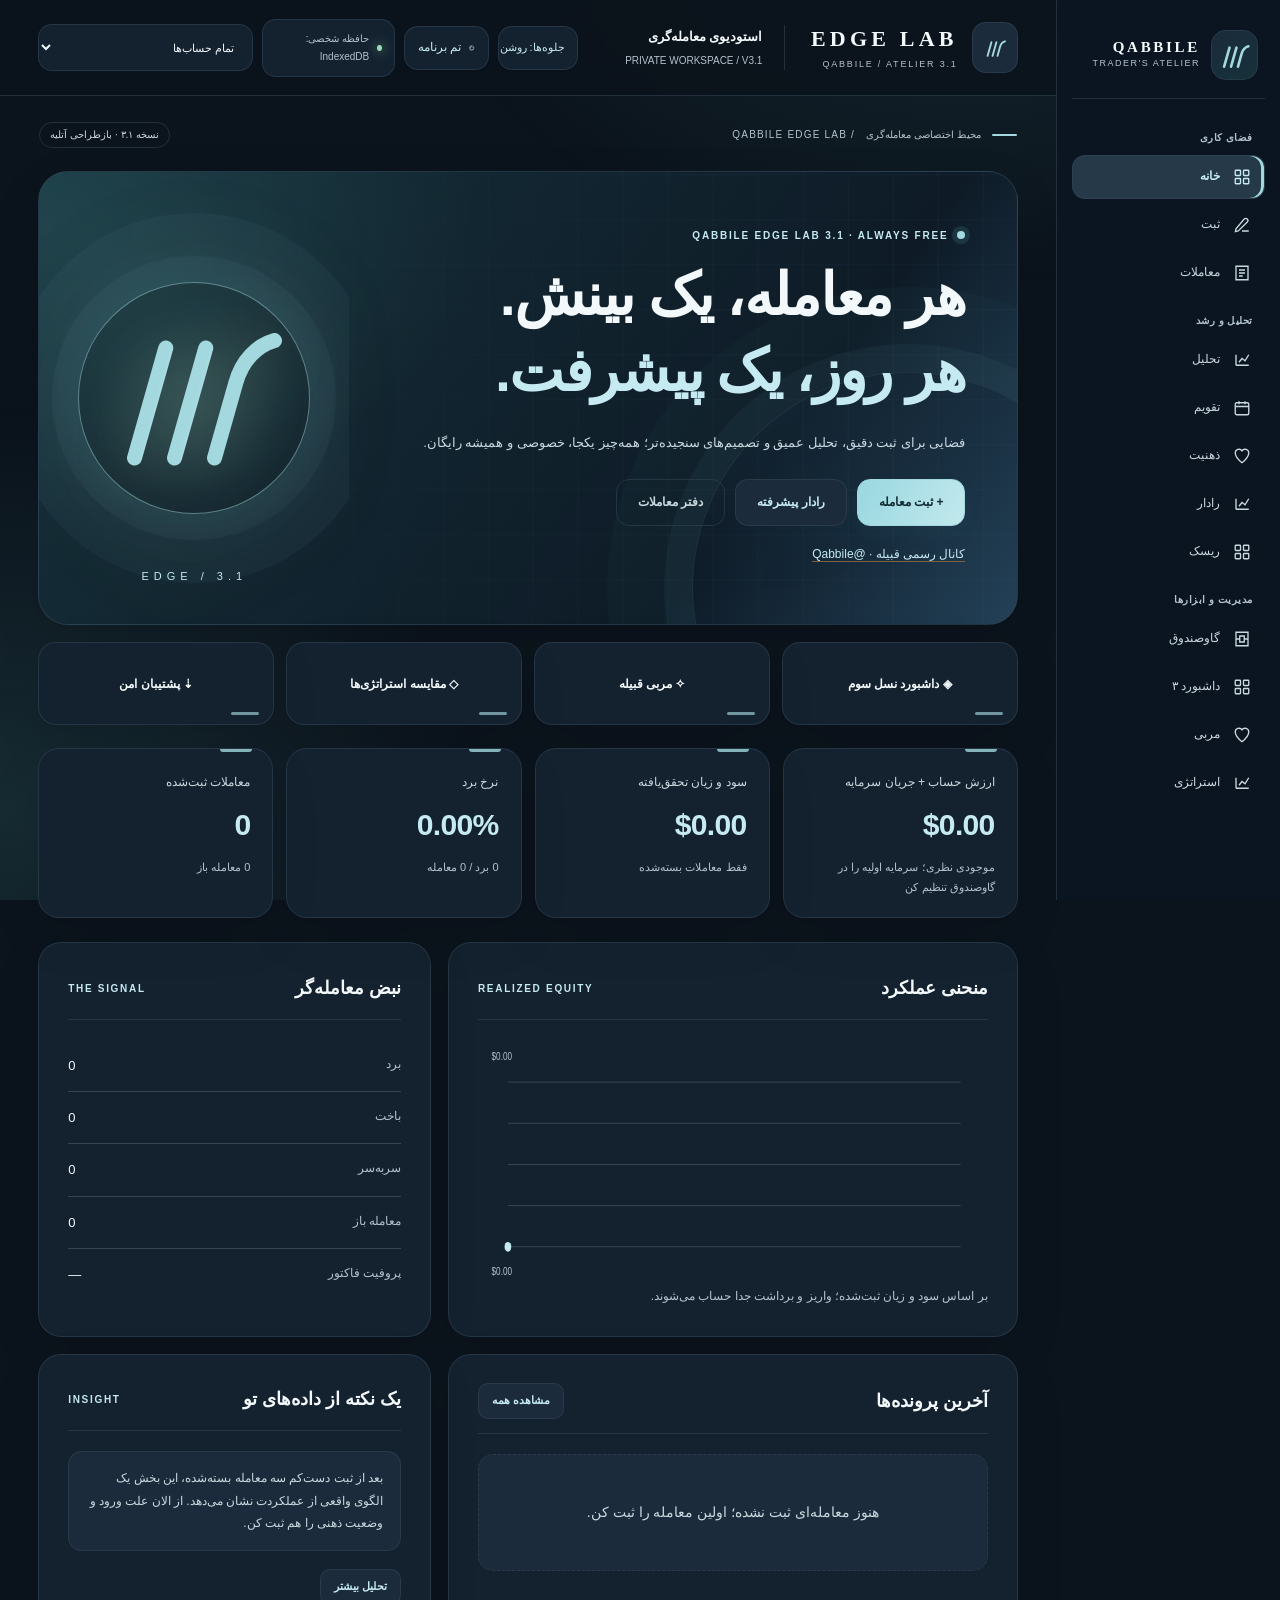
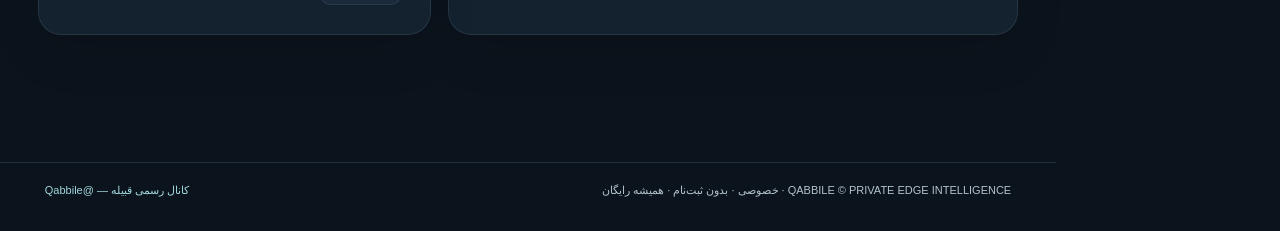
<file: index.html>
<!doctype html>
<html lang="fa" dir="rtl"><head>
<meta charset="utf-8"><meta name="viewport" content="width=device-width,initial-scale=1,viewport-fit=cover"><meta name="theme-color" content="#0c0c0e"><meta name="color-scheme" content="dark">
<meta name="description" content="ژورنال معاملاتی قبیله نسخه ۳: تحلیل معاملات، مدیریت ریسک، گزارش PDF، ورود CSV و تم‌های خوانا. ذخیره خصوصی روی دستگاه."><link rel="manifest" href="manifest.webmanifest"><link rel="icon" href="icon.svg" type="image/svg+xml">
<script>try{const qt=localStorage.getItem('QABBILE_UI_THEME_V1');document.documentElement.dataset.qTheme=({phoenix:'obsidian',platinum:'graphite',sapphire:'navy',emerald:'emerald2',amethyst:'graphite',copper:'sandstone',ivory:'ivorypro'})[qt]||(['obsidian','navy','ivorypro','emerald2','graphite','sandstone','aurora','pearl','burgundy'].includes(qt)?qt:'obsidian')}catch(_){document.documentElement.dataset.qTheme='obsidian'}</script><title>QABBILE EDGE LAB 3.1 | ژورنال حرفه‌ای معاملاتی قبیله</title>
<style>
:root{--void:#090a0c;--bg:#0e1013;--surface:#16191c;--raised:#1b1e21;--line:#343331;--line2:#51473b;--metal:#ddbf84;--metalLight:#ffebb9;--goldMuted:#9c8260;--text:#f2ece3;--soft:#c7beb0;--muted:#918e89;--positive:#94d8b6;--negative:#fa9d9e;--nav:94px;--rad:12px}
*{box-sizing:border-box}html{scroll-behavior:smooth}body{margin:0;min-height:100vh;color:var(--text);background:var(--void);font:14px/1.7 Tahoma,"Segoe UI",Arial,sans-serif}body::before{content:"";position:fixed;inset:0;background:radial-gradient(ellipse at 90% -20%,#6f553723,transparent 35%),radial-gradient(ellipse at 0% 80%,#3b435020,transparent 40%);pointer-events:none}a{color:inherit}button,input,select,textarea{font:inherit}button{cursor:pointer}button:disabled{opacity:.45;cursor:not-allowed}button:focus-visible,a:focus-visible,input:focus-visible,select:focus-visible,textarea:focus-visible{outline:2px solid var(--metalLight);outline-offset:3px}input,select,textarea{color:var(--text);background:#0b0d10;border:1px solid #4a4541;border-radius:8px;padding:13px 14px;min-width:0;width:100%}input::placeholder,textarea::placeholder{color:#7f7c77}textarea{min-height:106px;resize:vertical}input[type=checkbox]{width:19px;height:19px;accent-color:#d6b982}select{cursor:pointer}input[type=file]{border-style:dashed}input[type=datetime-local]{color-scheme:dark}.shell{min-height:100vh;display:grid;grid-template-columns:var(--nav) minmax(0,1fr)}.rail{height:100vh;position:sticky;top:0;border-left:1px solid #4b4237;background:#0a0b0d;display:flex;align-items:center;flex-direction:column;gap:18px;padding:24px 10px;z-index:11}.mark{width:56px;height:65px;filter:drop-shadow(0 6px 18px #d2a25238)}.railline{width:28px;height:1px;background:#6c5942;margin:8px 0}.navlink{display:flex;flex-direction:column;align-items:center;justify-content:center;gap:7px;border:1px solid transparent;border-radius:10px;width:74px;min-height:70px;color:#8d8d8d;background:transparent;font-size:10px;transition:.18s}.navlink svg{width:20px;height:20px;stroke:currentColor;fill:none;stroke-width:1.6}.navlink:hover,.navlink.active{background:#29251e;color:var(--metalLight);border-color:#635037}.rail-bottom{margin-top:auto;font:10px Arial;writing-mode:vertical-rl;letter-spacing:4px;color:#836b4c}.stage{width:100%;max-width:1580px;margin:auto;min-width:0}.topbar{padding:22px clamp(20px,3.5vw,57px);display:flex;justify-content:space-between;align-items:center;gap:22px;border-bottom:1px solid #302f2e}.identity{display:flex;align-items:center;gap:15px}.identity strong{font:30px Georgia,serif;letter-spacing:5px}.identity small{display:block;font:10px Arial;letter-spacing:2.5px;color:var(--goldMuted);margin-top:2px}.top-actions{display:flex;align-items:center;gap:12px}.select-account{min-width:190px;max-width:250px;border:1px solid #5a4c38;background:#191b1d;color:var(--metalLight);font-size:12px}.privacy{display:flex;align-items:center;gap:8px;color:var(--muted);font-size:11px}.dot{width:6px;height:6px;background:#9bddb7;border-radius:50%;box-shadow:0 0 12px #87dba2}.content{padding:32px clamp(20px,3.5vw,57px) 120px}.screen{display:none;animation:arrive .3s ease}.screen.active{display:block}@keyframes arrive{from{opacity:.1;transform:translateY(8px)}to{opacity:1;transform:translateY(0)}}.eyebrow{font:11px Arial,sans-serif;letter-spacing:3px;color:var(--metal);text-transform:uppercase}.h-title{font-size:clamp(29px,3.4vw,55px);font-weight:normal;letter-spacing:-1.5px;margin:10px 0 13px;line-height:1.45}.lead{color:var(--muted);max-width:750px;font-size:13px}.screen-head{margin-bottom:26px;display:flex;align-items:center;justify-content:space-between;gap:12px;flex-wrap:wrap}.hero{position:relative;border:1px solid #574734;background:linear-gradient(120deg,#1a1a1b 0%,#111418 50%,#292116 130%);min-height:305px;overflow:hidden;display:grid;grid-template-columns:minmax(0,1.4fr) minmax(250px,.6fr);border-radius:15px}.hero::before{content:"";pointer-events:none;position:absolute;inset:0;background:repeating-linear-gradient(135deg,transparent 0 67px,#b5963c0a 68px 69px)}.hero-content{padding:35px clamp(24px,4vw,65px);position:relative}.hero h1{font-size:clamp(38px,4vw,62px);line-height:1.43;font-weight:normal;margin:12px 0 14px;letter-spacing:-2px}.hero em{font-style:normal;color:var(--metalLight)}.hero p{color:#b8afa1;margin:0 0 22px}.hero-art{position:relative;display:flex;align-items:center;justify-content:center}.hero-art:before{content:"";width:280px;height:280px;border-radius:50%;border:1px solid #86613a;box-shadow:0 0 0 28px #b68c2a09,0 0 0 65px #b68c2a05,0 0 70px #a68a3c1e;position:absolute}.hero-art svg{height:240px;width:240px;position:relative;filter:drop-shadow(0 18px 35px #e9bb5148)}.btn{display:inline-flex;gap:10px;align-items:center;justify-content:center;border:1px solid #9d7b4e;background:linear-gradient(110deg,#b18a52,#f2d5a1 48%,#b88f55);color:#1b1510;font-weight:bold;border-radius:7px;padding:11px 18px;min-height:44px;white-space:nowrap}.btn:hover{filter:brightness(1.08)}.btn.alt{background:#22201e;color:#e9cea0;border-color:#66543d}.btn.ghost{background:transparent;color:var(--soft);border-color:#514a43}.btn.warn{background:#402628;color:#ffb5bc;border-color:#945458}.btn.tiny{min-height:30px;padding:6px 9px;font-size:11px}.actions{display:flex;flex-wrap:wrap;align-items:center;gap:10px}.stats{display:grid;grid-template-columns:repeat(4,minmax(0,1fr));gap:12px;margin:18px 0}.stat{border-top:1px solid #695638;background:linear-gradient(160deg,#1d1e20,#131518);padding:21px 23px;min-width:0}.stat .label{font-size:12px;color:var(--muted);margin-bottom:17px}.stat .value{font:500 clamp(22px,2.6vw,34px) Arial;direction:ltr;text-align:right;white-space:nowrap;overflow:hidden;text-overflow:ellipsis}.stat .foot{font-size:11px;color:#877e76;margin-top:12px}.pos{color:var(--positive)!important}.neg{color:var(--negative)!important}.accent{color:var(--metalLight)!important}.fine{color:var(--muted);font-size:12px}.sectionmark{font:11px Arial;letter-spacing:2px;color:var(--metal);margin:0 0 13px}.two{display:grid;grid-template-columns:1.45fr 1fr;gap:17px;margin:15px 0}.panel{border:1px solid #353332;background:#131619;padding:24px;border-radius:10px;min-width:0}.panel.flexpanel{display:flex;flex-direction:column}.panel h2{font-weight:normal;font-size:18px;margin:0 0 17px}.paneltop{display:flex;align-items:center;justify-content:space-between;gap:15px;flex-wrap:wrap;margin-bottom:10px}.paneltop h2{margin:0}.chart-box{width:100%;height:260px;display:block}.empty{padding:44px 15px;border:1px dashed #4c4235;border-radius:7px;color:#a89d8d;text-align:center}.tape{display:flex;flex-direction:column;gap:0}.trade-row{display:grid;grid-template-columns:1fr auto;align-items:center;gap:10px;padding:17px 6px;border-bottom:1px solid #323334;cursor:pointer}.trade-row:hover{background:#ffffff08}.trade-row:last-child{border:0}.trade-row h4{font:600 17px Arial;margin:0}.trade-row small{font-size:11px;color:#8f8c87}.trade-row b{font:600 18px Arial;direction:ltr;unicode-bidi:isolate;display:inline-block}.bubble{font-size:10px;border:1px solid #5a4a32;background:#28231c;color:#e0c58f;padding:2px 8px;border-radius:50px}.bubble.gray{color:#b7b4ae;background:#212427;border-color:#4a4a4a}.muted{color:var(--muted)}.strip{border-bottom:1px solid #363330;padding:0 0 18px;margin-bottom:20px}.strip strong{color:var(--metal)}.fieldgrid{display:grid;grid-template-columns:repeat(3,minmax(0,1fr));gap:17px}.field{display:flex;flex-direction:column;gap:8px;color:#c7beb1;font-size:12px}.field.full{grid-column:1/-1}.field.two-col{grid-column:span 2}.form-section{border:1px solid #3a3631;border-radius:10px;padding:22px;margin-bottom:15px;background:#121417}.form-section>h2{margin:0 0 19px;font-size:17px;font-weight:normal}.step{font:12px Arial;color:var(--metal);padding-left:10px}.preview{display:grid;grid-template-columns:1fr 1fr 1fr;gap:12px;margin:16px 0}.preview .box{border:1px solid #59492f;background:#29251e;border-radius:8px;padding:15px}.preview span{display:block;color:#bdac93;font-size:11px}.preview b{display:block;font:600 21px Arial;direction:ltr;text-align:right;margin-top:9px}.notice{border:1px solid #675033;background:#2a251e;color:#dec7a2;border-radius:8px;padding:15px 17px;font-size:12px;line-height:2}.toolbar{display:flex;align-items:center;flex-wrap:wrap;gap:11px;margin-bottom:15px}.toolbar input{flex:1;min-width:190px}.toolbar select{width:auto;min-width:136px}.tablewrap{overflow:auto}table{border-collapse:collapse;width:100%;min-width:770px}th,td{text-align:right;padding:14px 10px;border-bottom:1px solid #363633;font-size:12px;white-space:nowrap}th{color:#cbb087;font-weight:normal;font-size:11px}tbody tr:hover{background:#232321}tbody tr{cursor:pointer}.table-foot{color:var(--muted);font-size:12px;padding:14px 0}.kv{display:grid;grid-template-columns:1fr 1fr;gap:12px;border-bottom:1px solid #3b3733;padding:14px 0}.kv span{color:var(--muted);font-size:12px}.kv b{font-size:13px;font-weight:normal;text-align:left;direction:ltr;unicode-bidi:plaintext}.kv:last-child{border-bottom:0}.dossier{background:#131517;border:1px solid #6a563b;border-radius:12px;padding:30px}.dossier-hero{display:flex;justify-content:space-between;align-items:center;gap:14px;border-bottom:1px solid #665137;padding-bottom:20px;margin-bottom:25px}.dossier-hero h2{font:normal clamp(29px,5vw,47px) Arial;margin:8px 0}.dossier-pl{font:600 35px Arial;direction:ltr}.dossier-grid{display:grid;grid-template-columns:repeat(3,minmax(0,1fr));gap:1px;background:#514332;border:1px solid #514332;border-radius:8px;overflow:hidden}.detail{background:#17191b;padding:16px;min-width:0}.detail span{font-size:11px;color:var(--muted);display:block;margin-bottom:10px}.detail strong{font-size:14px;display:block;font-weight:normal;overflow-wrap:anywhere;white-space:pre-wrap}.text-section{margin:24px 0 0}.text-section h3{font-size:14px;color:var(--metal);font-weight:normal}.text-section p{white-space:pre-wrap;overflow-wrap:anywhere;color:#e0d7c9;line-height:2}.thumbs{display:flex;gap:12px;flex-wrap:wrap}.thumb{position:relative;width:158px}.thumb img{width:158px;height:110px;object-fit:cover;border:1px solid #544938;border-radius:7px;cursor:pointer}.thumb button{font-size:11px;margin-top:6px;padding:5px 10px;background:#30251e;color:#f6c7a4;border:1px solid #655038;border-radius:5px}.gallery-img{max-width:min(90vw,1000px);max-height:78vh;object-fit:contain}.modal{position:fixed;inset:0;z-index:40;background:#060709ed;display:none;align-items:center;justify-content:center;padding:20px}.modal.open{display:flex}.modal-close{position:absolute;top:16px;left:18px;border:1px solid #725a35;background:#211f20;color:#f7d7a5;border-radius:7px;padding:8px 14px}.analytics-grid{display:grid;grid-template-columns:1fr 1fr;gap:16px}.barline{margin:12px 0 18px}.barline .linehead{display:flex;justify-content:space-between;gap:10px;font-size:12px;margin-bottom:8px}.barline .railbar{background:#34312d;height:7px;border-radius:8px;overflow:hidden}.barline .fill{height:100%;background:linear-gradient(90deg,#ab8556,#ffe1a5);border-radius:8px}.calendar{display:grid;grid-template-columns:repeat(7,minmax(0,1fr));gap:5px;direction:rtl}.day{min-height:66px;border:1px solid #393532;border-radius:5px;background:#1a1c1e;padding:7px;color:#bcb2a6;font:11px Arial;text-align:right}.day strong{display:block;margin-top:7px;font:600 11px Arial;direction:ltr;text-align:center}.day.good{background:#164032;border-color:#386b58;color:#c7ecd9}.day.bad{background:#4e272c;border-color:#7f484a;color:#fbd5d5}.day.zero{background:#292820}.day.blank{background:transparent;border:0}.day.click{cursor:pointer}.calendar-legend{color:var(--muted);font-size:11px;margin-top:10px}.monthnav{display:flex;justify-content:space-between;align-items:center;gap:10px;margin-bottom:12px}.monthnav button{color:var(--metal);border:1px solid #584c3a;border-radius:6px;background:#25211e;padding:5px 12px}.checkline{display:flex;gap:13px;align-items:flex-start;border-bottom:1px solid #393533;padding:17px 0;cursor:pointer}.checkline:last-child{border:0}.checkline input{margin-top:4px}.journaltext{font-size:13px;line-height:1.9}.reviewlist{display:grid;gap:12px}.reviewitem{display:flex;justify-content:space-between;gap:12px;align-items:center;border:1px solid #3b3530;border-radius:8px;padding:14px}.reviewitem small{display:block;color:#9b958d}.pill{display:inline-block;border:1px solid #5d4c35;border-radius:99px;padding:2px 10px;font-size:10px;color:var(--metalLight)}.alert{border:1px solid #88613e;background:#31251d;border-radius:8px;padding:14px 17px;color:#e9cba3;font-size:12px}.account-row{border-bottom:1px solid #393532;padding:13px 0;display:flex;align-items:center;justify-content:space-between;gap:12px}.account-row:last-child{border:0}.split3{display:grid;grid-template-columns:repeat(3,1fr);gap:14px}.pilllink{color:var(--metalLight);text-decoration:none;border-bottom:1px solid #7d6240}.footer{padding:18px clamp(20px,3.5vw,57px) 30px;border-top:1px solid #302e2b;color:#777471;font-size:11px;display:flex;align-items:center;justify-content:space-between;gap:10px}.footer a{color:var(--metal);text-decoration:none}.mobilebar{display:none}.toast{position:fixed;bottom:25px;left:25px;z-index:100;background:#2b271f;border:1px solid #aa8954;color:#f6e4c6;box-shadow:0 10px 30px #0009;padding:13px 19px;border-radius:8px;max-width:350px;display:none}.toast.show{display:block}.hide{display:none!important}
@media(max-width:1200px){.fieldgrid{grid-template-columns:repeat(2,minmax(0,1fr))}.stats{grid-template-columns:repeat(2,1fr)}.two{grid-template-columns:1fr}}
@media(max-width:720px){.shell{display:block}.rail{display:none}.stage{width:100%}.topbar{padding:15px 16px}.identity strong{font-size:23px;letter-spacing:3px}.identity small{font-size:8px;letter-spacing:1px}.identity .mark{width:39px;height:45px}.privacy{display:none}.select-account{min-width:110px;max-width:145px;font-size:10px;padding:11px 6px}.content{padding:22px 15px 95px}.hero{grid-template-columns:1fr;min-height:0}.hero-art{display:none}.hero-content{padding:30px 24px}.hero h1{font-size:35px}.stats{gap:8px}.stat{padding:15px 13px}.stat .value{font-size:21px}.stat .label{font-size:11px}.fieldgrid{grid-template-columns:1fr}.field.two-col{grid-column:auto}.form-section{padding:16px}.panel{padding:17px}.preview{grid-template-columns:1fr 1fr}.preview .box:last-child{grid-column:1/-1}.dossier{padding:17px}.dossier-grid{grid-template-columns:repeat(2,minmax(0,1fr))}.dossier-hero{align-items:flex-start}.dossier-pl{font-size:25px}.analytics-grid{grid-template-columns:1fr}.split3{grid-template-columns:1fr}.footer{padding:17px 15px 97px;display:block;text-align:center}.mobilebar{display:flex;position:fixed;z-index:21;bottom:0;left:0;right:0;height:70px;background:#0b0c0ff5;border-top:1px solid #806742;justify-content:space-around;align-items:center;padding-bottom:env(safe-area-inset-bottom)}.mobilebar .navlink{min-width:39px;flex:1;width:auto;min-height:57px;font-size:9px;padding:3px}.mobilebar .navlink svg{height:18px}.toast{bottom:83px;left:10px;right:10px;max-width:none}.day{min-height:53px;padding:5px 2px}.day strong{font-size:9px}.screen-head{align-items:flex-start}.screen-head .actions{width:100%}}
@media print{body{background:white;color:black}.rail,.mobilebar,.topbar,.footer,.actions,.noprint{display:none!important}.shell{display:block}.content{padding:0}.screen{display:none!important}#dossier.screen{display:block!important}.dossier,.detail{background:white;color:black;border-color:#888}.dossier-grid{border-color:#aaa}.text-section p,.detail span{color:#333}}

/* QABBILE EDGE LAB · independent visual system */
:root{--void:#070709;--bg:#0d0f12;--surface:#161719;--raised:#1e1d1a;--line:#34312c;--line2:#6b5840;--metal:#dfc38c;--metalLight:#ffebb9;--goldMuted:#ae9162;--text:#f7f1e8;--soft:#cfc4b3;--muted:#95908a}
.hero{background:radial-gradient(ellipse at 16% 48%,#80633945,transparent 33%),repeating-linear-gradient(138deg,transparent 0 81px,#d3a45b06 82px 83px),linear-gradient(120deg,#171718,#111113 60%,#251f19)!important;min-height:370px}
.hero-art{filter:drop-shadow(0 0 32px #bc89514d)}
.hero h1{letter-spacing:-.025em;line-height:1.45}
.hero-content{position:relative;z-index:2}
.hero .quiet{border-color:#554738;background:#0c0c0e75;color:#e4c492}
.panel{border-color:#393630;box-shadow:0 20px 70px #00000013}
.stat{border-top:1px solid #90734b!important;background:linear-gradient(155deg,#1a1b1e,#121417 75%)!important}
.panel:hover,.stat:hover{border-color:#71563a;transition:border-color .2s ease}
.eyebrow{letter-spacing:.19em}
.edge-panel{margin-top:20px;position:relative;overflow:hidden;background:linear-gradient(135deg,#191816,#131518 70%)}
.edge-panel:before{content:"";position:absolute;width:400px;height:400px;border-radius:50%;border:1px solid #bc935b26;left:-180px;top:-210px;pointer-events:none}
.analysis-tile{min-width:0;background:#0e0f11b8;border:1px solid #403a30;padding:18px 19px;border-radius:8px}
.analysis-tile h3{margin:0 0 14px;color:#dec08e;font-size:14px;font-weight:600}
.radar-summary{display:grid;grid-template-columns:repeat(4,minmax(0,1fr));gap:10px;margin-top:18px}
.radar-pill{padding:15px;border:1px solid #493d2d;background:#0b0d10;border-radius:7px}
.radar-pill small{display:block;color:#aaa094;margin-bottom:8px;font-size:11px}
.radar-pill strong{font-family:Arial,sans-serif;font-size:23px;display:block;color:#f3d59e;direction:ltr;text-align:right}
.radar-insights{display:grid;grid-template-columns:repeat(2,1fr);gap:12px;margin-top:22px}
.radar-tip{background:#211d17;color:#d7c3a2;border-right:3px solid #c29c67;border-radius:6px;padding:15px 18px;line-height:2}
.install-note{display:flex;justify-content:space-between;align-items:center;gap:15px;margin-top:20px;padding:16px;border:1px solid #695338;background:#221d16;border-radius:8px}
.install-note strong{color:#f2d4a0}.install-note p{margin:6px 0 0;font-size:12px;line-height:2;color:#cbb99c}.install-note a{color:#ffdeaa;white-space:nowrap}
.quick-mode .extra-section{display:none!important}
#quickToggle[aria-pressed="true"]{background:#d6b57b!important;color:#0c0c0e!important}
@media(max-width:950px){.radar-summary{grid-template-columns:repeat(2,minmax(0,1fr))}}
@media(max-width:680px){.radar-insights{grid-template-columns:1fr}.hero{min-height:300px}.install-note{align-items:flex-start;flex-direction:column}.radar-summary{gap:7px}.radar-pill{padding:12px}.radar-pill strong{font-size:19px}.edge-panel{padding:15px}}
@media(prefers-reduced-motion:reduce){*,*:before,*:after{scroll-behavior:auto!important;transition:none!important;animation:none!important}}


/* QABBILE · PERSONAL THEME STUDIO V2 · Theme controls are independent of trades. */
:root[data-q-theme] { color-scheme: dark; }
:root[data-q-theme=ivory] { color-scheme: light; }
:root[data-q-theme="phoenix"]{--void:#08090b;--bg:#08090b;--surface:#151719;--raised:#211d19;--line:#4a3c2e;--line2:#4a3c2e;--metal:#dfc38c;--metalLight:#ffebb9;--goldMuted:#dfc38c;--text:#f7f1e8;--soft:#d2c6b4;--muted:#a59a8a;--positive:#94d8b6;--negative:#fa9d9e;--q-panel:#151719;--q-raised:#211d19;--q-input:#0b0d10;--q-rail:#090a0c;--q-border:#4a3c2e;--q-btn1:#ddba79;--q-btn2:#f5dab0;--q-halo:#b68a4940;--q-hero1:#1c1714;--q-hero2:#101215;--q-hero3:#2b2216;--q-btn-text:#18110a;--q-field-label:#d2c6b4;--q-bar:#090a0c;--q-scheme:dark;}
:root[data-q-theme="platinum"]{--void:#090c11;--bg:#090c11;--surface:#171c24;--raised:#232b35;--line:#475260;--line2:#475260;--metal:#aab9c8;--metalLight:#e1eaf4;--goldMuted:#aab9c8;--text:#f4f8ff;--soft:#d0dbe7;--muted:#98a8bc;--positive:#80dec2;--negative:#fe9eae;--q-panel:#171c24;--q-raised:#232b35;--q-input:#10141b;--q-rail:#0a0e15;--q-border:#475260;--q-btn1:#a3b5c8;--q-btn2:#e9f2fa;--q-halo:#9aaec44b;--q-hero1:#18212a;--q-hero2:#0b1018;--q-hero3:#243340;--q-btn-text:#101722;--q-field-label:#d0dbe7;--q-bar:#0a0e15;--q-scheme:dark;}
:root[data-q-theme="sapphire"]{--void:#050b1b;--bg:#050b1b;--surface:#0e1b31;--raised:#132842;--line:#2c5c86;--line2:#2c5c86;--metal:#63baf5;--metalLight:#c9efff;--goldMuted:#63baf5;--text:#ecf8ff;--soft:#b8dbf2;--muted:#8baecc;--positive:#84e6c8;--negative:#ff9da9;--q-panel:#0e1b31;--q-raised:#132842;--q-input:#0b1528;--q-rail:#071125;--q-border:#2c5c86;--q-btn1:#5aa5e9;--q-btn2:#b7e6ff;--q-halo:#3a94ed55;--q-hero1:#112442;--q-hero2:#081227;--q-hero3:#142e53;--q-btn-text:#05182a;--q-field-label:#b8dbf2;--q-bar:#071125;--q-scheme:dark;}
:root[data-q-theme="emerald"]{--void:#06130f;--bg:#06130f;--surface:#101e19;--raised:#1b3027;--line:#3f6653;--line2:#3f6653;--metal:#89d4aa;--metalLight:#def5d9;--goldMuted:#89d4aa;--text:#eefaf2;--soft:#c1ddcc;--muted:#9ebcaf;--positive:#8ef0b6;--negative:#faabb0;--q-panel:#101e19;--q-raised:#1b3027;--q-input:#0a1b15;--q-rail:#08140e;--q-border:#3f6653;--q-btn1:#8acba3;--q-btn2:#d8f3d7;--q-halo:#78d6a04d;--q-hero1:#163b2d;--q-hero2:#071911;--q-hero3:#26503c;--q-btn-text:#10251a;--q-field-label:#c1ddcc;--q-bar:#08140e;--q-scheme:dark;}
:root[data-q-theme="amethyst"]{--void:#120a18;--bg:#120a18;--surface:#211729;--raised:#30213c;--line:#68537a;--line2:#68537a;--metal:#cc9fee;--metalLight:#f4d9ff;--goldMuted:#cc9fee;--text:#fbf2ff;--soft:#e1d0e8;--muted:#bba6c9;--positive:#9ceac5;--negative:#ffa9bc;--q-panel:#211729;--q-raised:#30213c;--q-input:#170d21;--q-rail:#130a1b;--q-border:#68537a;--q-btn1:#ba8bde;--q-btn2:#f0d8ff;--q-halo:#9d69c65d;--q-hero1:#302040;--q-hero2:#130e1b;--q-hero3:#3d2354;--q-btn-text:#1d0b2b;--q-field-label:#e1d0e8;--q-bar:#130a1b;--q-scheme:dark;}
:root[data-q-theme="copper"]{--void:#100b08;--bg:#100b08;--surface:#211912;--raised:#34261e;--line:#74513b;--line2:#74513b;--metal:#e3a475;--metalLight:#ffe0b7;--goldMuted:#e3a475;--text:#fff5e8;--soft:#dec9b5;--muted:#b6a08d;--positive:#a2ddb4;--negative:#ffaaa5;--q-panel:#211912;--q-raised:#34261e;--q-input:#1a120d;--q-rail:#130d09;--q-border:#74513b;--q-btn1:#c77f53;--q-btn2:#ffddb2;--q-halo:#c9804f47;--q-hero1:#392416;--q-hero2:#140e0b;--q-hero3:#4b2b1a;--q-btn-text:#211106;--q-field-label:#dec9b5;--q-bar:#130d09;--q-scheme:dark;}
:root[data-q-theme="ivory"]{--void:#f5f2ec;--bg:#f5f2ec;--surface:#fffcf7;--raised:#f1ece4;--line:#d6c5b1;--line2:#d6c5b1;--metal:#9d6a32;--metalLight:#69451e;--goldMuted:#9d6a32;--text:#24221e;--soft:#594f44;--muted:#776b60;--positive:#156b50;--negative:#ab394c;--q-panel:#fffcf7;--q-raised:#f1ece4;--q-input:#fffefd;--q-rail:#eee7dc;--q-border:#d6c5b1;--q-btn1:#b4874c;--q-btn2:#f1d5a3;--q-halo:#e8c89380;--q-hero1:#eee2d4;--q-hero2:#f9f6ef;--q-hero3:#e7d6c5;--q-btn-text:#261909;--q-field-label:#594f44;--q-bar:#eee7dc;--q-scheme:light;}

/* Broad semantic palette overrides take precedence over the legacy one-theme literal colors. */
:root[data-q-theme] body{color:var(--text);background:var(--void)}
:root[data-q-theme] body:before{background:radial-gradient(ellipse at 83% -16%,var(--q-halo),transparent 40%),radial-gradient(ellipse at -15% 80%,var(--q-halo),transparent 45%)}
:root[data-q-theme] .rail{background:var(--q-rail);border-color:var(--q-border)}
:root[data-q-theme] .topbar,:root[data-q-theme] .footer,:root[data-q-theme] .mobilebar{border-color:var(--q-border)}
:root[data-q-theme] .mobilebar{background:var(--q-bar)}
:root[data-q-theme] .topbar{background:var(--q-rail)}
:root[data-q-theme] .panel,:root[data-q-theme] .form-section,:root[data-q-theme] .dossier{background:var(--q-panel);border-color:var(--q-border);box-shadow:0 15px 45px #00000012}
:root[data-q-theme] .panel:hover,:root[data-q-theme] .stat:hover{border-color:var(--metal)}
:root[data-q-theme] .stat{background:linear-gradient(145deg,var(--q-raised),var(--q-panel))!important;border-color:var(--metal)!important}
:root[data-q-theme] .stat .foot,:root[data-q-theme] .fine,:root[data-q-theme] .lead,:root[data-q-theme] .privacy,:root[data-q-theme] .muted{color:var(--muted)}
:root[data-q-theme] .hero{background:radial-gradient(ellipse at 22% 36%,var(--q-halo),transparent 38%),linear-gradient(115deg,var(--q-hero1),var(--q-hero2) 60%,var(--q-hero3))!important;border-color:var(--q-border)}
:root[data-q-theme] .hero::before{background:repeating-linear-gradient(135deg,transparent 0 70px,var(--q-halo) 71px 72px)}
:root[data-q-theme] .hero p{color:var(--soft)}
:root[data-q-theme] .hero-art:before{border-color:var(--metal);box-shadow:0 0 0 26px var(--q-halo),0 0 90px var(--q-halo)}
:root[data-q-theme] .btn{border-color:var(--metal);background:linear-gradient(105deg,var(--q-btn1),var(--q-btn2) 54%,var(--q-btn1));color:var(--q-btn-text)}
:root[data-q-theme] .btn.alt,:root[data-q-theme] .btn.ghost,:root[data-q-theme] .hero .quiet{color:var(--metalLight);background:var(--q-raised);border-color:var(--q-border)}
:root[data-q-theme] .btn.warn{color:var(--negative);background:var(--q-raised);border-color:var(--negative)}
:root[data-q-theme] .navlink{color:var(--muted)}
:root[data-q-theme] .navlink.active,:root[data-q-theme] .navlink:hover{color:var(--metalLight);background:var(--q-raised);border-color:var(--q-border)}
:root[data-q-theme] .rail-bottom,:root[data-q-theme] .railline{color:var(--metal);border-color:var(--q-border)}
:root[data-q-theme] input,:root[data-q-theme] select,:root[data-q-theme] textarea{color:var(--text);background:var(--q-input);border-color:var(--q-border);color-scheme:var(--q-scheme)}
:root[data-q-theme] input::placeholder,:root[data-q-theme] textarea::placeholder{color:var(--muted)}
:root[data-q-theme] input[type=checkbox]{accent-color:var(--metal)}
:root[data-q-theme] .select-account{background:var(--q-raised);color:var(--text)}
:root[data-q-theme] .field{color:var(--soft)}
:root[data-q-theme] .form-section>h2,:root[data-q-theme] .panel h2,:root[data-q-theme] .h-title{color:var(--text)}
:root[data-q-theme] .notice,:root[data-q-theme] .alert,:root[data-q-theme] .radar-tip,:root[data-q-theme] .install-note{color:var(--soft);border-color:var(--q-border);background:var(--q-raised)}
:root[data-q-theme] .install-note strong,:root[data-q-theme] .install-note a,:root[data-q-theme] .sectionmark{color:var(--metalLight)}
:root[data-q-theme] .install-note p{color:var(--soft)}
:root[data-q-theme] .analysis-tile,:root[data-q-theme] .radar-pill,:root[data-q-theme] .preview .box,:root[data-q-theme] .reviewitem{background:var(--q-raised);border-color:var(--q-border)}
:root[data-q-theme] .analysis-tile h3,:root[data-q-theme] .radar-pill strong,:root[data-q-theme] .preview b{color:var(--metalLight)}
:root[data-q-theme] .radar-pill small,:root[data-q-theme] .preview span{color:var(--muted)}
:root[data-q-theme] .edge-panel{background:linear-gradient(145deg,var(--q-panel),var(--q-raised))}
:root[data-q-theme] .edge-panel:before{border-color:var(--q-halo)}
:root[data-q-theme] .barline .railbar{background:var(--q-raised)}
:root[data-q-theme] .barline .fill{background:linear-gradient(90deg,var(--q-btn1),var(--q-btn2))}
:root[data-q-theme] .dossier-grid{background:var(--q-border);border-color:var(--q-border)}
:root[data-q-theme] .detail,:root[data-q-theme] .day,:root[data-q-theme] .bubble{background:var(--q-raised);border-color:var(--q-border);color:var(--text)}
:root[data-q-theme] .detail span,:root[data-q-theme] .trade-row small,:root[data-q-theme] .calendar-legend{color:var(--muted)}
:root[data-q-theme] .dossier-hero,:root[data-q-theme] .trade-row,:root[data-q-theme] .checkline,:root[data-q-theme] .account-row,:root[data-q-theme] .kv,:root[data-q-theme] th,:root[data-q-theme] td{border-color:var(--q-border)}
:root[data-q-theme] .trade-row:hover,:root[data-q-theme] tbody tr:hover{background:var(--q-raised)}
:root[data-q-theme] .empty{color:var(--soft);border-color:var(--q-border)}
:root[data-q-theme] .bubble{color:var(--metalLight)}
:root[data-q-theme] th,:root[data-q-theme] .pill{color:var(--metal);border-color:var(--q-border)}
:root[data-q-theme] .monthnav button,:root[data-q-theme] .modal-close{background:var(--q-raised);color:var(--metalLight);border-color:var(--q-border)}
:root[data-q-theme] .day.good{background:color-mix(in srgb,var(--positive) 15%,var(--q-panel));color:var(--positive);border-color:var(--positive)}
:root[data-q-theme] .day.bad{background:color-mix(in srgb,var(--negative) 13%,var(--q-panel));color:var(--negative);border-color:var(--negative)}
:root[data-q-theme] .day.zero{background:var(--q-raised)}
:root[data-q-theme] .day.blank{background:transparent;border:0}
:root[data-q-theme] .text-section p{color:var(--soft)}
:root[data-q-theme] .modal{background:#08080ad9}
:root[data-q-theme] .toast{background:var(--q-raised);color:var(--text);border-color:var(--metal)}
:root[data-q-theme] .thumb img{border-color:var(--q-border)}
:root[data-q-theme] .thumb button{background:var(--q-raised);color:var(--metalLight);border-color:var(--q-border)}
:root[data-q-theme] #quickToggle[aria-pressed=true]{background:var(--q-btn2)!important;color:var(--q-btn-text)!important}
:root[data-q-theme] #gold stop:nth-child(1){stop-color:var(--metalLight)}
:root[data-q-theme] #gold stop:nth-child(2){stop-color:var(--metal)}
:root[data-q-theme] #gold stop:nth-child(3){stop-color:var(--metal)}
:root[data-q-theme] #gold stop:nth-child(4){stop-color:var(--metalLight)}
:root[data-q-theme] .pos{color:var(--positive)!important}:root[data-q-theme] .neg{color:var(--negative)!important}
/* Theme studio: a deliberate, self-contained visual selector */
.theme-access{display:flex;gap:8px;align-items:center;justify-content:center;background:var(--q-raised);border:1px solid var(--q-border);border-radius:10px;padding:0 13px;height:44px;color:var(--metalLight);min-width:44px;font-size:12px;white-space:nowrap}
.theme-access svg{width:18px;height:18px;fill:none;stroke:currentColor;stroke-width:1.7}
.theme-access:hover{border-color:var(--metal);background:var(--q-panel)}
.theme-studio{margin-bottom:18px;background:linear-gradient(155deg,var(--q-panel),var(--q-raised));border:1px solid var(--q-border);border-radius:14px;padding:22px}
.theme-studio h2{font-weight:normal;font-size:22px;margin:6px 0}.theme-studio .fine{margin-bottom:20px}
.theme-picker{display:grid;grid-template-columns:repeat(4,minmax(0,1fr));gap:13px}
.theme-choice{--preview-a:#08090b;--preview-b:#f5dab0;--preview-c:#23201b;appearance:none;display:flex;flex-direction:column;align-items:stretch;text-align:right;min-width:0;padding:8px;background:var(--q-panel);border:1px solid var(--q-border);border-radius:12px;color:var(--text);cursor:pointer;transition:transform .17s ease,border-color .17s ease,box-shadow .17s ease}
.theme-choice:hover{transform:translateY(-3px);border-color:var(--metal)}
.theme-choice[aria-pressed="true"]{outline:2px solid var(--metal);outline-offset:1px;box-shadow:0 0 0 4px var(--q-halo)}
.theme-choice .theme-thumb{display:block;position:relative;border-radius:8px;height:103px;overflow:hidden;background:linear-gradient(140deg,var(--preview-a) 5%,var(--preview-c))}
.theme-thumb:before{content:"";position:absolute;right:14px;top:18px;width:25px;height:46px;border-right:4px solid var(--preview-b);border-left:4px solid var(--preview-b);transform:skewX(-22deg);opacity:.94}
.theme-thumb:after{content:"";position:absolute;right:51px;top:18px;width:15px;height:46px;border-right:4px solid var(--preview-b);transform:skewX(-22deg);opacity:.94}
.theme-thumb .mini-window{position:absolute;left:11px;bottom:12px;width:46%;height:52%;border:1px solid var(--preview-b);opacity:.8;border-radius:5px;display:flex;flex-direction:column;justify-content:space-evenly;padding:8px}
.theme-thumb .mini-window i{height:3px;background:var(--preview-b);border-radius:5px;display:block;width:90%}
.theme-thumb .mini-window i:nth-child(2){width:62%;opacity:.4}.theme-thumb .mini-window i:nth-child(3){width:78%;opacity:.6}
.theme-choice .theme-name{font-size:13px;font-weight:bold;margin:12px 4px 3px;color:var(--text)}
.theme-choice .theme-desc{font-size:10px;color:var(--muted);margin:0 4px 7px;line-height:1.8;min-height:34px}
.theme-choice[data-theme-value=phoenix]{--preview-a:#08090b;--preview-b:#f3d497;--preview-c:#302317}
.theme-choice[data-theme-value=platinum]{--preview-a:#0a0d11;--preview-b:#edf1fa;--preview-c:#46566a}
.theme-choice[data-theme-value=sapphire]{--preview-a:#051229;--preview-b:#7bccff;--preview-c:#1b5181}
.theme-choice[data-theme-value=emerald]{--preview-a:#071810;--preview-b:#a1e6bc;--preview-c:#2b7052}
.theme-choice[data-theme-value=amethyst]{--preview-a:#15091e;--preview-b:#e0b3ff;--preview-c:#643b82}
.theme-choice[data-theme-value=copper]{--preview-a:#190d08;--preview-b:#f5b381;--preview-c:#744327}
.theme-choice[data-theme-value=ivory]{--preview-a:#fbf7ef;--preview-b:#a67b43;--preview-c:#dcc2a5}
.theme-overlay{display:none;position:fixed;inset:0;z-index:90;padding:20px;overflow:auto;align-items:center;justify-content:center;background:#000b;backdrop-filter:blur(11px)}
.theme-overlay.open{display:flex}
.theme-dialog{max-width:900px;width:100%;max-height:min(88vh,880px);overflow-y:auto;background:var(--q-panel);border:1px solid var(--metal);border-radius:20px;box-shadow:0 40px 100px #0009;padding:27px}
.theme-dialog-head{display:flex;justify-content:space-between;align-items:center;gap:15px;margin-bottom:14px}
.theme-dialog-head h2{margin:0;font-size:25px;font-weight:normal}.theme-dialog-head .eyebrow{display:block;margin-bottom:5px}
.theme-close{min-width:43px;height:43px;border-radius:50%;border:1px solid var(--q-border);color:var(--text);background:var(--q-raised);font-size:22px}
.theme-current{display:flex;align-items:center;gap:9px;color:var(--muted);font-size:11px;margin:12px 0}
.theme-current b{color:var(--metalLight)}
.theme-indicator{width:7px;height:7px;background:var(--metal);border-radius:50%;box-shadow:0 0 10px var(--metal)}
:root[data-q-theme=ivory] .day.good{background:#e7f4e9;color:#176447;border-color:#a0c7a8}
:root[data-q-theme=ivory] .day.bad{background:#f9e9e8;color:#a2364c;border-color:#e6bbc0}
:root[data-q-theme=ivory] .day{color:var(--text)}
:root[data-q-theme=ivory] .trade-row:hover{background:#ede6dc}
:root[data-q-theme=ivory] .form-section{background:var(--q-panel)}
:root[data-q-theme=ivory] .bubble.gray{color:var(--muted);background:var(--q-raised)}
:root[data-q-theme=ivory] .text-section p{color:#3a332a}
:root[data-q-theme=ivory] .h-title{color:var(--text)}
:root[data-q-theme=ivory] .theme-dialog{box-shadow:0 30px 80px #4f3b2940}
@media(max-width:1080px){.theme-picker{grid-template-columns:repeat(3,minmax(0,1fr))}}
@media(max-width:720px){.theme-access{padding:0;width:43px}.theme-access .theme-access-label{display:none}.top-actions{gap:7px}.theme-picker{grid-template-columns:repeat(2,minmax(0,1fr));gap:9px}.theme-studio{padding:15px}.theme-choice .theme-thumb{height:79px}.theme-choice .theme-desc{font-size:9px;min-height:35px}.theme-dialog{padding:16px}.theme-dialog-head h2{font-size:22px}.theme-overlay{padding:10px}.theme-choice .theme-name{font-size:12px}}
@media(max-width:345px){.theme-picker{gap:6px}.theme-choice{padding:5px}.theme-choice .theme-name{font-size:11px}.topbar{gap:5px;padding:12px 10px!important}.identity{gap:5px}.identity strong{font-size:19px;letter-spacing:1px}.identity small{display:none}.identity .mark{width:30px;height:38px}.top-actions{gap:4px}.select-account{min-width:82px!important;max-width:94px!important;padding:9px 3px!important;font-size:9px!important}}
@media(prefers-reduced-motion:reduce){.theme-choice{transition:none}.theme-choice:hover{transform:none}}
@media print{.theme-studio,.theme-overlay,.theme-access{display:none!important}}

/* QABBILE EDGE LAB 3.0 · Comfort-first semantic theme system */
:root[data-q-theme="obsidian"]{--void:#0b1016;--bg:#0c1219;--surface:#141e29;--raised:#1b2734;--line:#304254;--line2:#52677c;--metal:#8cc7d4;--metalLight:#bde4ec;--goldMuted:#9cb9c7;--text:#eff5f8;--soft:#c4d0dd;--muted:#a2b3c3;--positive:#94dfbc;--negative:#ffadb3;--q-panel:#141e29;--q-raised:#1c2937;--q-input:#101b25;--q-rail:#0d151f;--q-border:#304254;--q-btn1:#8cc7d4;--q-btn2:#b2dfe9;--q-halo:#3c99ac20;--q-hero1:#152736;--q-hero2:#101a24;--q-hero3:#1c3744;--q-btn-text:#10232b;--q-field-label:#cbd6df;--q-bar:#111b27;--q-scheme:dark}
:root[data-q-theme="navy"]{--void:#091427;--bg:#0b1930;--surface:#132441;--raised:#1a3052;--line:#2f4868;--line2:#526b91;--metal:#9ecbf3;--metalLight:#c8e1fc;--goldMuted:#aac3e2;--text:#f1f6ff;--soft:#d0ddef;--muted:#b1c2da;--positive:#94e4c3;--negative:#ffb5b8;--q-panel:#14233d;--q-raised:#1b3050;--q-input:#0e213b;--q-rail:#0b1830;--q-border:#304b6d;--q-btn1:#95c8ef;--q-btn2:#c1e0fa;--q-halo:#5b9ddc25;--q-hero1:#15325a;--q-hero2:#101e38;--q-hero3:#1b416b;--q-btn-text:#112b45;--q-field-label:#d0dcf0;--q-bar:#0c1d34;--q-scheme:dark}
:root[data-q-theme="ivorypro"]{--void:#f3f6f8;--bg:#f3f6f8;--surface:#fff;--raised:#edf2f6;--line:#cbd7e2;--line2:#b7c7d5;--metal:#275f89;--metalLight:#174c73;--goldMuted:#3c7097;--text:#1b2c3b;--soft:#354f63;--muted:#526b7f;--positive:#176e52;--negative:#b33f4a;--q-panel:#fff;--q-raised:#edf2f6;--q-input:#fdfefe;--q-rail:#edf3f7;--q-border:#cbd7e2;--q-btn1:#276b98;--q-btn2:#31739d;--q-halo:#4c92c11c;--q-hero1:#e7f0f6;--q-hero2:#f7fbfd;--q-hero3:#daeaf4;--q-btn-text:#fff;--q-field-label:#35546a;--q-bar:#edf3f7;--q-scheme:light}
:root[data-q-theme="emerald2"]{--void:#091814;--bg:#0d1c17;--surface:#152a22;--raised:#1d382c;--line:#365547;--line2:#597b6a;--metal:#94d8b7;--metalLight:#b5ecd1;--goldMuted:#9ccab3;--text:#eff8f1;--soft:#cfe2d5;--muted:#a8c4b4;--positive:#a9e5bc;--negative:#ffb7b4;--q-panel:#13281f;--q-raised:#1d352b;--q-input:#11251d;--q-rail:#0d1e17;--q-border:#365547;--q-btn1:#8bcfab;--q-btn2:#b8e5c9;--q-halo:#4bae7622;--q-hero1:#173b2c;--q-hero2:#10271e;--q-hero3:#204638;--q-btn-text:#153324;--q-field-label:#d1e4d7;--q-bar:#11261c;--q-scheme:dark}
:root[data-q-theme="graphite"]{--void:#14171d;--bg:#191e27;--surface:#222936;--raised:#2b3543;--line:#465363;--line2:#718094;--metal:#c1d1e6;--metalLight:#e2ebf6;--goldMuted:#b9c6d6;--text:#f3f6fb;--soft:#d5dce6;--muted:#b1bfce;--positive:#a2dfc8;--negative:#ffbac0;--q-panel:#222b36;--q-raised:#2a3644;--q-input:#1b2631;--q-rail:#191f28;--q-border:#465565;--q-btn1:#c1d1e6;--q-btn2:#e3ecf8;--q-halo:#abbfd21b;--q-hero1:#2b3c4d;--q-hero2:#222a36;--q-hero3:#384356;--q-btn-text:#1e2c37;--q-field-label:#d4dfeb;--q-bar:#1d2630;--q-scheme:dark}
:root[data-q-theme="sandstone"]{--void:#f3f0e9;--bg:#f5f2eb;--surface:#fffcf6;--raised:#ebe7dc;--line:#d2cbbb;--line2:#b5ab96;--metal:#506d58;--metalLight:#35563e;--goldMuted:#57745c;--text:#2a342d;--soft:#485a4c;--muted:#59695e;--positive:#276b48;--negative:#aa4348;--q-panel:#fffcf6;--q-raised:#eeeae0;--q-input:#fffef9;--q-rail:#ece9df;--q-border:#d2cbbb;--q-btn1:#4f7058;--q-btn2:#526f59;--q-halo:#779a7220;--q-hero1:#e3e8d8;--q-hero2:#f8f6ee;--q-hero3:#e3dfcc;--q-btn-text:#fff;--q-field-label:#46574a;--q-bar:#ebe9df;--q-scheme:light}
:root[data-q-theme="aurora"]{--void:#081417;--bg:#0b171a;--surface:#132126;--raised:#1a2d33;--line:#35545c;--line2:#5d818b;--metal:#8fe0d2;--metalLight:#bff3e8;--goldMuted:#9bcfc7;--text:#eef9f7;--soft:#cbe4e0;--muted:#a4c0bb;--positive:#a6e5c3;--negative:#ffb4bc;--q-panel:#122025;--q-raised:#1a2c32;--q-input:#0f1b1f;--q-rail:#0a1518;--q-border:#325057;--q-btn1:#87d7ca;--q-btn2:#b5efe3;--q-halo:#56c8bb22;--q-hero1:#143036;--q-hero2:#0d1a1d;--q-hero3:#1b3b40;--q-btn-text:#103034;--q-field-label:#cee5e2;--q-bar:#0d171b;--q-scheme:dark}
:root[data-q-theme="burgundy"]{--void:#170e12;--bg:#1b1116;--surface:#291b21;--raised:#36252c;--line:#624550;--line2:#88616a;--metal:#e5b9b1;--metalLight:#f3dcd7;--goldMuted:#cda7a2;--text:#faf2f0;--soft:#e0cbc9;--muted:#c4aaa9;--positive:#9cdec0;--negative:#ffb5ae;--q-panel:#281b21;--q-raised:#36252c;--q-input:#20161b;--q-rail:#1a1115;--q-border:#61434e;--q-btn1:#d7a49d;--q-btn2:#e6beb4;--q-halo:#ae45572a;--q-hero1:#42232d;--q-hero2:#21141a;--q-hero3:#502933;--q-btn-text:#27151a;--q-field-label:#e6cecb;--q-bar:#1a1216;--q-scheme:dark}
:root[data-q-theme="pearl"]{--void:#f5f7fa;--bg:#f7f9fb;--surface:#ffffff;--raised:#edf1f5;--line:#d2d9e1;--line2:#b8c2cd;--metal:#516b85;--metalLight:#304a63;--goldMuted:#62798f;--text:#202b36;--soft:#435363;--muted:#5c6d7e;--positive:#1d6a50;--negative:#b23f4f;--q-panel:#ffffff;--q-raised:#eef2f6;--q-input:#fdfefe;--q-rail:#eef2f6;--q-border:#d2d9e1;--q-btn1:#53708b;--q-btn2:#526b85;--q-halo:#6a87a51b;--q-hero1:#e7edf4;--q-hero2:#f8fafc;--q-hero3:#dde5ee;--q-btn-text:#ffffff;--q-field-label:#48596a;--q-bar:#eef2f6;--q-scheme:light}
:root[data-q-theme] body{font-family:Tahoma,"Segoe UI",Arial,sans-serif;font-size:14px;line-height:1.85}
:root[data-q-theme] .hero{border-radius:22px;min-height:320px}
:root[data-q-theme] .hero h1{font-weight:700;letter-spacing:-1.4px}
:root[data-q-theme] .panel,:root[data-q-theme] .stat,:root[data-q-theme] .form-section{border-radius:17px}
:root[data-q-theme] .stat{border-top:2px solid var(--metal)!important}
:root[data-q-theme] input,:root[data-q-theme] select,:root[data-q-theme] textarea{border-radius:10px;font-size:14px;line-height:1.6}
:root[data-q-theme] input:focus-visible,:root[data-q-theme] select:focus-visible,:root[data-q-theme] textarea:focus-visible,:root[data-q-theme] button:focus-visible{outline:3px solid var(--metal);outline-offset:2px}
:root[data-q-theme] .radar-pill small,:root[data-q-theme] .theme-choice .theme-desc{color:var(--muted)}
:root[data-q-theme] .rail{gap:7px;padding:14px 9px;overflow-y:auto;scrollbar-width:thin}
:root[data-q-theme] .rail .navlink{min-height:57px}
:root[data-q-theme] .rail .mark{width:45px;height:50px}
:root[data-q-theme] .rail .railline{margin:4px}
:root[data-q-theme] .rail-bottom{display:none}
:root[data-q-theme] .theme-choice[data-theme-value="obsidian"]{--preview-a:#0b1016;--preview-b:#a9dce6;--preview-c:#293b4c}
:root[data-q-theme] .theme-choice[data-theme-value="navy"]{--preview-a:#0a1830;--preview-b:#b6dcfa;--preview-c:#244875}
:root[data-q-theme] .theme-choice[data-theme-value="ivorypro"]{--preview-a:#f3f6f8;--preview-b:#2a668e;--preview-c:#d7e4ed}
:root[data-q-theme] .theme-choice[data-theme-value="emerald2"]{--preview-a:#0b1e16;--preview-b:#9de3c0;--preview-c:#23533c}
:root[data-q-theme] .theme-choice[data-theme-value="graphite"]{--preview-a:#1a1d25;--preview-b:#dae6f5;--preview-c:#465263}
:root[data-q-theme] .theme-choice[data-theme-value="sandstone"]{--preview-a:#f3f0e9;--preview-b:#58735e;--preview-c:#d5d0ba}
:root[data-q-theme] .theme-choice[data-theme-value="burgundy"]{--preview-a:#1b1116;--preview-b:#edc6be;--preview-c:#58303b}
:root[data-q-theme="ivorypro"] .day.good,:root[data-q-theme="sandstone"] .day.good{background:#e2f0e4;color:#176344;border-color:#9cc5ab}
:root[data-q-theme="ivorypro"] .day.bad,:root[data-q-theme="sandstone"] .day.bad{background:#f8e7e6;color:#9e3343;border-color:#e6b7bb}
:root[data-q-theme="ivorypro"] .day,:root[data-q-theme="sandstone"] .day{color:var(--text)}
:root[data-q-theme="ivorypro"] .hero em,:root[data-q-theme="sandstone"] .hero em{color:var(--metalLight)}
:root[data-q-theme] .calendar > div:first-child,:root[data-q-theme] .calendar > div:nth-child(-n+7){color:var(--muted)!important}
:root[data-q-theme] .trade-row h4,:root[data-q-theme] .detail strong{color:var(--text)}
:root[data-q-theme] .pos{color:var(--positive)!important}:root[data-q-theme] .neg{color:var(--negative)!important}
:root[data-q-theme="ivorypro"] .pos,:root[data-q-theme="sandstone"] .pos{color:#156e4d!important}
:root[data-q-theme="ivorypro"] .neg,:root[data-q-theme="sandstone"] .neg{color:#ad3546!important}
:root[data-q-theme] .theme-dialog{border-color:var(--q-border)}
:root[data-q-theme] .notice,:root[data-q-theme] .empty{line-height:1.9}
.edge2-intro{display:flex;align-items:flex-start;justify-content:space-between;gap:15px;flex-wrap:wrap}
.edge2-badge{display:inline-flex;gap:7px;align-items:center;padding:5px 11px;border-radius:99px;border:1px solid var(--q-border);background:var(--q-raised);font:bold 10px Arial,sans-serif;letter-spacing:1.8px;color:var(--metalLight)}
.edge2-grid{display:grid;grid-template-columns:repeat(3,minmax(0,1fr));gap:13px}
.edge2-panel{min-width:0;background:var(--q-panel);border:1px solid var(--q-border);border-radius:16px;padding:22px}
.edge2-panel h2{margin:0 0 12px;font-size:18px;color:var(--text)}
.edge2-stat{font-size:clamp(19px,2.6vw,32px);font-weight:700;color:var(--metalLight);direction:ltr;text-align:right}
.edge2-stat-caption{font-size:12px;color:var(--muted)}
.edge2-section{margin:18px 0 0}
.edge2-list{display:grid;gap:9px}
.edge2-finding{background:var(--q-raised);border:1px solid var(--q-border);border-right:3px solid var(--metal);padding:13px 15px;border-radius:10px}
.edge2-finding strong{color:var(--text);font-size:14px;display:block;margin-bottom:4px}
.edge2-finding p{font-size:12px;color:var(--soft);margin:0}
.edge2-findings{display:grid;grid-template-columns:repeat(2,minmax(0,1fr));gap:12px}
.edge2-heat{display:grid;grid-template-columns:repeat(12,minmax(0,1fr));gap:5px;direction:ltr}
.edge2-heat-cell{border:1px solid var(--q-border);border-radius:6px;height:48px;background:var(--q-raised);display:flex;align-items:center;justify-content:center;flex-direction:column;color:var(--muted);font:11px Arial}
.edge2-heat-cell b{font-size:12px}
.edge2-heat-cell[data-state="win"]{border-color:var(--positive);background:color-mix(in srgb,var(--positive) 14%,var(--q-panel));color:var(--text)}
.edge2-heat-cell[data-state="loss"]{border-color:var(--negative);background:color-mix(in srgb,var(--negative) 13%,var(--q-panel));color:var(--text)}
.edge2-flex{display:flex;gap:10px;flex-wrap:wrap;align-items:center}
.edge2-flex .field{flex:1 1 150px}
.edge2-table{width:100%;border-collapse:collapse;font-size:12px;white-space:nowrap}
.edge2-table td,.edge2-table th{padding:12px;border-bottom:1px solid var(--q-border);text-align:right}
.edge2-table th{color:var(--muted);font-weight:600}
.edge2-scroll{overflow:auto;max-height:420px}
.edge2-actions{display:flex;gap:10px;flex-wrap:wrap;margin-top:14px}
.edge2-tip{font-size:12px;color:var(--soft);padding:12px 15px;border-radius:11px;background:var(--q-raised);border:1px solid var(--q-border)}
.edge2-result{padding:15px 18px;background:var(--q-raised);border-radius:12px;margin-top:14px;border:1px solid var(--q-border)}
.edge2-result strong{font-size:20px;color:var(--metalLight);display:block;direction:ltr;text-align:right}
.edge2-result small{color:var(--soft)}
.edge2-divider{height:1px;background:var(--q-border);margin:20px 0}
.edge2-hero-links{display:flex;gap:9px;flex-wrap:wrap;margin-top:20px}
.edge2-print{display:none}
@media(max-width:1080px){.edge2-grid{grid-template-columns:repeat(2,minmax(0,1fr))}}
@media(max-width:720px){.edge2-grid,.edge2-findings{grid-template-columns:1fr}.edge2-heat{grid-template-columns:repeat(6,minmax(0,1fr))}.edge2-panel{padding:15px}.edge2-stat{font-size:24px}.edge2-heat-cell{height:42px}.edge2-hero-links .btn{font-size:12px}}
@media(prefers-reduced-motion:reduce){:root[data-q-theme] *{animation:none!important;transition:none!important;scroll-behavior:auto!important}}
@media print{
 body.edge2-print-mode .rail,body.edge2-print-mode .mobilebar,body.edge2-print-mode .topbar,body.edge2-print-mode .footer,body.edge2-print-mode .content,body.edge2-print-mode .theme-overlay,body.edge2-print-mode .modal{display:none!important}
 body.edge2-print-mode .edge2-print{display:block!important;color:#18232e!important;background:#fff!important;direction:rtl;font:13px/1.8 Tahoma,Arial;padding:18px}
 body.edge2-print-mode .edge2-print h1{font-size:27px;margin:0 0 10px}
 body.edge2-print-mode .edge2-print table{width:100%;border-collapse:collapse}
 body.edge2-print-mode .edge2-print th,body.edge2-print-mode .edge2-print td{border:1px solid #bbb;padding:7px;text-align:right}
 body.edge2-print-mode .edge2-print .edge2-grid{grid-template-columns:repeat(3,1fr)}
 body.edge2-print-mode .edge2-print .edge2-panel{background:#fff;border:1px solid #c9d1dc;break-inside:avoid}
 @page{size:A4;margin:14mm}
}

.edge2-flex[hidden]{display:none!important}
:root[data-q-theme="ivorypro"] .edge2-heat-cell[data-state="win"],:root[data-q-theme="sandstone"] .edge2-heat-cell[data-state="win"]{color:#174d37}
:root[data-q-theme="ivorypro"] .edge2-heat-cell[data-state="loss"],:root[data-q-theme="sandstone"] .edge2-heat-cell[data-state="loss"]{color:#862b3b}
/* Readability polish */
:root[data-q-theme] .fine,:root[data-q-theme] .theme-choice .theme-desc{font-size:12px;line-height:1.85}
:root[data-q-theme] .lead{font-size:14px;line-height:2}
:root[data-q-theme] .navlink{font-size:11px}
:root[data-q-theme] .stat .label,:root[data-q-theme] .edge2-stat-caption{font-size:12px;line-height:1.85}
:root[data-q-theme] .edge2-finding p{font-size:13px;line-height:1.9}
:root[data-q-theme] .edge2-tip{font-size:13px}
@media(max-width:720px){:root[data-q-theme] .mobilebar .navlink{font-size:10px}:root[data-q-theme] .edge2-table{font-size:12px}:root[data-q-theme] .theme-choice .theme-desc{font-size:11px}}
@media print{
 body.edge2-print-mode .edge2-print .edge2-finding{background:#fff!important;border:1px solid #cbd2d8!important;color:#172532!important;break-inside:avoid}
 body.edge2-print-mode .edge2-print .edge2-finding strong,body.edge2-print-mode .edge2-print .edge2-finding p{color:#172532!important}
 body.edge2-print-mode .edge2-print .edge2-stat{color:#173e55!important}
 body.edge2-print-mode .edge2-print .edge2-panel small{color:#34495a!important}
}

/* Small-screen navigation: prevent existing title/account controls from overflowing RTL viewports. */
@media(max-width:400px){
 .topbar{padding-inline:12px;gap:8px}
 .identity{min-width:0;gap:8px}
 .identity strong{font-size:21px;letter-spacing:2px}
 .identity small{display:none}
 .top-actions{gap:5px;flex-shrink:0}
 .select-account{min-width:88px;max-width:110px}
}

/* QABBILE EDGE LAB 3.0 • Refined Nine-Skin System · accessible motion */
:root[data-q-theme="obsidian"]{--void:#0a111a;--q-panel:#14212f;--q-raised:#1b2b3b;--q-input:#0e1c29;--q-rail:#0a1521;--q-border:#334657;--q-halo:#5caccd19;--q-hero1:#173248;--q-hero2:#101e2b;--q-hero3:#234158;--q-btn1:#99d7e0;--q-btn2:#c2e9ed;--metal:#a2d8de;--metalLight:#c6eaf1;--text:#f3f8fa;--soft:#cad9df;--muted:#b3c3ce;--q-btn-text:#132d36;--positive:#a3e4c5;--negative:#ffb0b7;--v3-spot:#80bad5;--v3-spot2:#4c7e9f;--v3-text-dark:#0f2430;--v3-glass:#ffffff06}
:root[data-q-theme="navy"]{--void:#091528;--q-panel:#152843;--q-raised:#1c3452;--q-input:#0e233b;--q-rail:#0d1a2f;--q-border:#34516e;--q-halo:#629bca1d;--q-hero1:#1b3c65;--q-hero2:#14233b;--q-hero3:#274d74;--q-btn1:#a7d4f8;--q-btn2:#d5eafa;--metal:#afd6f5;--metalLight:#cfe7ff;--text:#f4f8fe;--soft:#cbdcf1;--muted:#b5c9de;--q-btn-text:#16314a;--positive:#a8e7d1;--negative:#ffbbc0;--v3-spot:#7caee0;--v3-spot2:#507cad;--v3-text-dark:#152b42;--v3-glass:#ffffff06}
:root[data-q-theme="ivorypro"]{--void:#f3f5f7;--q-panel:#ffffff;--q-raised:#eaf0f4;--q-input:#ffffff;--q-rail:#eef2f5;--q-border:#c7d4df;--q-halo:#7aafca22;--q-hero1:#e6f0f6;--q-hero2:#fafcfe;--q-hero3:#d5e6f0;--q-btn1:#236387;--q-btn2:#2a6e96;--metal:#265f85;--metalLight:#144e75;--text:#182c3c;--soft:#304e64;--muted:#526a7d;--q-btn-text:#ffffff;--positive:#216f54;--negative:#a53a49;--v3-spot:#3b83ab;--v3-spot2:#87b0c7;--v3-text-dark:#1b3547;--v3-glass:#ffffff90}
:root[data-q-theme="emerald2"]{--void:#0b1915;--q-panel:#142b22;--q-raised:#1e392e;--q-input:#0f241b;--q-rail:#0c2018;--q-border:#3a5b4b;--q-halo:#72bf9021;--q-hero1:#1b4030;--q-hero2:#0f281f;--q-hero3:#2a4b3e;--q-btn1:#a0dcb7;--q-btn2:#d1f0d9;--metal:#a4dfbd;--metalLight:#d0efd9;--text:#f0f9f2;--soft:#cfe3d4;--muted:#b4cbbd;--q-btn-text:#123523;--positive:#ace9bf;--negative:#ffbac1;--v3-spot:#8acda7;--v3-spot2:#528d6d;--v3-text-dark:#193824;--v3-glass:#ffffff05}
:root[data-q-theme="graphite"]{--void:#11151c;--q-panel:#202935;--q-raised:#2a3544;--q-input:#1b2530;--q-rail:#171e28;--q-border:#46596c;--q-halo:#8babc026;--q-hero1:#304254;--q-hero2:#1f2934;--q-hero3:#3a4d5e;--q-btn1:#c4d7e7;--q-btn2:#e5eef8;--metal:#c4d6e7;--metalLight:#e1edf7;--text:#f3f6fa;--soft:#d2dce6;--muted:#b9c8d6;--q-btn-text:#1c3042;--positive:#abe3d2;--negative:#ffbdc5;--v3-spot:#b3cce2;--v3-spot2:#8398ab;--v3-text-dark:#1b2c3a;--v3-glass:#ffffff05}
:root[data-q-theme="sandstone"]{--void:#f1f0e8;--q-panel:#fffdf8;--q-raised:#ecece2;--q-input:#fffefa;--q-rail:#eaeae0;--q-border:#cbd1be;--q-halo:#8fae7f27;--q-hero1:#e2ecdd;--q-hero2:#fafaf3;--q-hero3:#e1e5d7;--q-btn1:#3b624c;--q-btn2:#52785d;--metal:#395f49;--metalLight:#2b5039;--text:#29382e;--soft:#435849;--muted:#586c5e;--q-btn-text:#ffffff;--positive:#206946;--negative:#9f3a45;--v3-spot:#759e82;--v3-spot2:#9db3a1;--v3-text-dark:#284230;--v3-glass:#ffffffa6}
:root[data-q-theme="aurora"]{--void:#09191a;--q-panel:#142a2b;--q-raised:#1b3636;--q-input:#0f2626;--q-rail:#0b2020;--q-border:#345e5e;--q-halo:#69c6c123;--q-hero1:#1c4341;--q-hero2:#112b2b;--q-hero3:#245150;--q-btn1:#95ded2;--q-btn2:#c4f1e9;--metal:#9ee0d5;--metalLight:#c8f1e7;--text:#f2faf7;--soft:#cce8e3;--muted:#adccc6;--q-btn-text:#113834;--positive:#abe8cb;--negative:#ffc0c3;--v3-spot:#76d1c8;--v3-spot2:#438f92;--v3-text-dark:#16413a;--v3-glass:#ffffff05}
:root[data-q-theme="pearl"]{--void:#f4f6f8;--q-panel:#ffffff;--q-raised:#eaf0f5;--q-input:#ffffff;--q-rail:#edf1f5;--q-border:#c8d3de;--q-halo:#7e9cba1d;--q-hero1:#e2eaf3;--q-hero2:#fafbfe;--q-hero3:#d8e3ee;--q-btn1:#405e7a;--q-btn2:#506f8a;--metal:#476480;--metalLight:#2d506f;--text:#1d2d3c;--soft:#405668;--muted:#596d7f;--q-btn-text:#ffffff;--positive:#226e58;--negative:#a93c4a;--v3-spot:#7598b4;--v3-spot2:#b9cad9;--v3-text-dark:#253d52;--v3-glass:#ffffffa6}
:root[data-q-theme="burgundy"]{--void:#170f15;--q-panel:#261a23;--q-raised:#352530;--q-input:#21171e;--q-rail:#1b121a;--q-border:#624652;--q-halo:#bd819124;--q-hero1:#422736;--q-hero2:#241822;--q-hero3:#512e3e;--q-btn1:#e7beb6;--q-btn2:#f3ddd5;--metal:#e0b7b1;--metalLight:#f4d7d2;--text:#fcf4f3;--soft:#e2cfd1;--muted:#c7aeb8;--q-btn-text:#45212d;--positive:#a8e5cb;--negative:#ffb9bf;--v3-spot:#c9879b;--v3-spot2:#8f5064;--v3-text-dark:#43202c;--v3-glass:#ffffff05}

:root{--v3-radius:18px;--v3-ease:cubic-bezier(.2,.85,.25,1)}
:root[data-q-theme] .stage{max-width:1640px}
:root[data-q-theme] .content{padding-top:clamp(22px,3vw,40px)}
:root[data-q-theme] .panel,:root[data-q-theme] .form-section,:root[data-q-theme] .edge2-panel,:root[data-q-theme] .edge3-panel{border-radius:var(--v3-radius);box-shadow:0 14px 38px #00000014}
:root[data-q-theme] .panel,:root[data-q-theme] .form-section{border-color:var(--q-border)}
:root[data-q-theme] .hero{border-radius:24px;box-shadow:0 24px 85px #00000020}
:root[data-q-theme] .hero-art:before{border:1px solid var(--metal);box-shadow:0 0 0 24px var(--q-halo),0 0 0 65px color-mix(in srgb,var(--q-halo) 55%,transparent)}
:root[data-q-theme] .stat{border-radius:13px;border:1px solid var(--q-border)!important;box-shadow:0 10px 30px #0000000a}
:root[data-q-theme] .btn{border-radius:12px;box-shadow:0 8px 26px #00000015;letter-spacing:0}
:root[data-q-theme] .btn.alt,:root[data-q-theme] .btn.ghost{box-shadow:none}
:root[data-q-theme] .theme-studio,:root[data-q-theme] .theme-dialog{border-radius:22px}
:root[data-q-theme] .theme-choice{border-radius:14px}
:root[data-q-theme] input,:root[data-q-theme] textarea,:root[data-q-theme] select{border-radius:11px}
:root[data-q-theme] .navlink{border-radius:13px}
:root[data-q-theme] .topbar{background:color-mix(in srgb,var(--q-rail) 92%,transparent);backdrop-filter:blur(16px)}
:root[data-q-theme] .mobilebar{background:color-mix(in srgb,var(--q-rail) 93%,transparent);backdrop-filter:blur(16px)}
:root[data-q-theme] .hero::after{content:"";pointer-events:none;position:absolute;inset:0;background:radial-gradient(circle at 14% -8%,var(--q-halo),transparent 45%);mix-blend-mode:screen;opacity:.65}
:root[data-q-theme] .paneltop h2,:root[data-q-theme] .edge3-section-title h2{letter-spacing:-.4px}
/* Refined theme preview: colors are the actual semantic surface colors. */
:root[data-q-theme] .theme-choice{box-shadow:0 8px 20px #00000010}
:root[data-q-theme] .theme-choice[aria-pressed="true"]{outline:2px solid var(--metal);outline-offset:2px}

.edge3-launch{display:flex;flex-wrap:wrap;gap:10px;margin-top:16px}
.edge3-launch button{border:1px solid var(--q-border);background:var(--q-raised);color:var(--metalLight);border-radius:999px;padding:10px 17px;min-height:42px;cursor:pointer;line-height:1.5}
.edge3-launch button:first-child{background:var(--q-btn1);color:var(--q-btn-text);border-color:var(--metal)}
.edge3-feature,.edge3-score-card,.edge3-panel{border:1px solid var(--q-border);border-radius:var(--v3-radius);background:var(--q-panel);min-width:0}
.edge3-panel{padding:clamp(18px,2.5vw,28px);margin-bottom:18px}
.edge3-hero-grid{display:grid;grid-template-columns:minmax(0,1.55fr) minmax(270px,.7fr);gap:15px;margin-bottom:17px}
.edge3-feature{padding:clamp(22px,3.5vw,40px);position:relative;overflow:hidden;background:radial-gradient(ellipse at 5% 0,var(--q-halo),transparent 56%),linear-gradient(120deg,var(--q-hero1),var(--q-hero2) 69%,var(--q-hero3));}
.edge3-feature:after{content:"";position:absolute;width:320px;height:320px;border-radius:50%;border:1px solid var(--q-border);left:-140px;top:-170px;box-shadow:0 0 0 32px var(--q-halo),0 0 0 68px color-mix(in srgb,var(--q-halo) 40%,transparent);pointer-events:none}
.edge3-feature .edge3-icon{display:inline-flex;align-items:center;justify-content:center;width:44px;height:44px;border:1px solid var(--q-border);border-radius:14px;background:var(--q-raised);color:var(--metalLight);font-size:25px;margin-bottom:15px}
.edge3-feature h2{font-size:clamp(26px,3.2vw,42px);font-weight:500;line-height:1.45;margin:11px 0 9px;color:var(--text)}
.edge3-feature p{color:var(--soft);max-width:560px;line-height:2}
.edge3-inline{display:flex;gap:7px;flex-wrap:wrap;margin-top:18px}
.edge3-pill{font-size:11px;color:var(--metalLight);background:var(--q-raised);border:1px solid var(--q-border);padding:5px 12px;border-radius:100px}
.edge3-score-card{padding:clamp(22px,3vw,34px);display:flex;flex-direction:column;justify-content:center;background:var(--q-raised)}
.edge3-score{display:flex;gap:12px;align-items:center;margin:16px 0}
.edge3-score strong{font:600 clamp(36px,4vw,66px) Arial;color:var(--metalLight);direction:ltr}
.edge3-score small{max-width:100px;color:var(--soft);font-size:12px}
.edge3-progress{border-radius:100px;background:var(--q-input);height:9px;overflow:hidden;border:1px solid var(--q-border)}
.edge3-progress i{height:100%;width:0;display:block;border-radius:100px;background:linear-gradient(90deg,var(--q-btn1),var(--q-btn2));transition:width .7s var(--v3-ease)}
.edge3-overview{display:grid;grid-template-columns:repeat(4,minmax(0,1fr));gap:12px;margin:16px 0 22px}
.edge3-metric{border:1px solid var(--q-border);background:linear-gradient(150deg,var(--q-panel),var(--q-raised));padding:19px 19px 17px;border-radius:15px;min-width:0}
.edge3-metric span{display:block;color:var(--muted);font-size:12px;line-height:1.8}
.edge3-metric strong{display:block;margin-top:9px;color:var(--text);font:600 clamp(19px,2.5vw,30px) Arial,sans-serif;direction:ltr;text-align:right;overflow:hidden;text-overflow:ellipsis;white-space:nowrap}
.edge3-metric small{display:block;color:var(--muted);font-size:11px;margin-top:9px}
.edge3-metric[data-tone="positive"] strong{color:var(--positive)}.edge3-metric[data-tone="negative"] strong{color:var(--negative)}
.edge3-section-title{display:flex;align-items:center;justify-content:space-between;gap:12px;margin:8px 0 18px;flex-wrap:wrap}
.edge3-section-title h2{font-size:20px;font-weight:500;margin:5px 0 0;color:var(--text)}
.edge3-kicker{font-size:12px;color:var(--muted)}
.edge3-insight-grid{display:grid;grid-template-columns:repeat(2,minmax(0,1fr));gap:13px;margin-bottom:18px}
.edge3-insight{border:1px solid var(--q-border);border-radius:15px;background:var(--q-panel);padding:22px;min-width:0;position:relative;overflow:hidden}
.edge3-insight:before{content:"";position:absolute;right:0;top:0;width:3px;height:100%;background:var(--v3-spot)}
.edge3-insight[data-severity="caution"]:before{background:var(--negative)}
.edge3-insight .edge3-flag{display:inline-block;color:var(--metalLight);background:var(--q-raised);border:1px solid var(--q-border);border-radius:30px;padding:4px 10px;font-size:10px}
.edge3-insight h3{font-size:17px;font-weight:600;color:var(--text);margin:15px 0 8px}
.edge3-insight p{color:var(--soft);font-size:13px;line-height:2;margin:0}
.edge3-insight .edge3-action{border-top:1px solid var(--q-border);padding-top:12px;margin-top:14px;color:var(--metalLight);font-size:12px;line-height:1.9}
.edge3-endnote strong{color:var(--metalLight)}.edge3-endnote p{font-size:12px;color:var(--soft);line-height:2}
.edge3-strategy-layout{display:grid;grid-template-columns:minmax(280px,.85fr) minmax(0,1.15fr);gap:16px;align-items:start}
.edge3-editor .field{margin-bottom:14px}
.edge3-editor textarea{resize:vertical;min-height:116px}
.edge3-form-grid{display:grid;grid-template-columns:repeat(2,minmax(0,1fr));gap:12px}
.edge3-library-list{display:flex;flex-direction:column;gap:10px;max-height:500px;overflow:auto}
.edge3-library-item{display:flex;gap:12px;align-items:start;justify-content:space-between;border:1px solid var(--q-border);background:var(--q-raised);padding:15px;border-radius:13px}
.edge3-library-item strong{color:var(--text);display:block;font-size:14px}.edge3-library-item p{font-size:12px;color:var(--soft);line-height:1.7;margin:5px 0}
.edge3-library-item small{color:var(--muted);display:block}.edge3-library-item .actions{justify-content:flex-end;flex-shrink:0}
.edge3-period-field{max-width:180px}
.edge3-table-wrap{overflow:auto;max-width:100%;border:1px solid var(--q-border);border-radius:14px}
.edge3-table{width:100%;border-collapse:collapse;white-space:nowrap;min-width:660px;font-size:12px}
.edge3-table th,.edge3-table td{border-bottom:1px solid var(--q-border);padding:15px 13px;text-align:right;color:var(--soft)}
.edge3-table th{background:var(--q-raised);color:var(--metalLight);font-weight:600}
.edge3-table tr:last-child td{border-bottom:0}.edge3-table td strong{color:var(--text)}
.edge3-dashboard-grid{display:grid;grid-template-columns:1.4fr 1fr;gap:16px}
.edge3-bars{display:flex;flex-direction:column;gap:14px;min-height:206px;justify-content:center}
.edge3-bar{display:grid;grid-template-columns:72px minmax(0,1fr) 110px;gap:13px;align-items:center;font-size:12px;color:var(--muted)}
.edge3-bar-track{height:12px;position:relative;display:flex;align-items:center;background:var(--q-raised);border-radius:999px;overflow:hidden;border:1px solid var(--q-border)}
.edge3-bar-track i{height:100%;width:0;border-radius:999px;background:linear-gradient(90deg,var(--q-btn1),var(--q-btn2));transition:width .7s var(--v3-ease)}
.edge3-bar[data-sign="negative"] .edge3-bar-track i{background:var(--negative)}
.edge3-bar b{font:600 12px Arial;color:var(--text);text-align:left;direction:ltr}
.edge3-outcomes{display:flex;flex-direction:column;align-items:center;justify-content:center;gap:20px;min-height:230px}
.edge3-donut{--win:0;--loss:0;width:176px;height:176px;flex-shrink:0;border-radius:50%;background:conic-gradient(var(--positive) 0 calc(var(--win)*1%),var(--negative) calc(var(--win)*1%) calc((var(--win) + var(--loss))*1%),var(--q-border) calc((var(--win) + var(--loss))*1%) 100%);position:relative;display:grid;place-items:center}
.edge3-donut::after{content:"";position:absolute;inset:25px;border-radius:50%;background:var(--q-panel)}
.edge3-donut strong{position:relative;z-index:1;color:var(--text);font-size:24px;direction:ltr}
.edge3-legend{display:flex;gap:14px;flex-wrap:wrap;justify-content:center;color:var(--soft);font-size:12px}
.edge3-dot{height:8px;width:8px;display:inline-block;margin-left:5px;border-radius:100%;background:var(--q-border)}
.edge3-shortcuts{display:grid;grid-template-columns:repeat(4,minmax(0,1fr));gap:12px}
.edge3-shortcuts button{background:var(--q-raised);color:var(--metalLight);border:1px solid var(--q-border);border-radius:13px;padding:18px 8px;min-height:76px;cursor:pointer}
.edge3-shortcuts button:hover{border-color:var(--metal)}
.edge3-secure{border:1px solid var(--q-border);border-radius:16px;padding:22px;margin:20px 0;background:linear-gradient(145deg,var(--q-panel),var(--q-raised))}
.edge3-secure h2{font-size:20px;margin:0 0 8px;font-weight:500}.edge3-secure p{color:var(--soft);font-size:12px;line-height:2}
.edge3-secure-grid{display:grid;grid-template-columns:repeat(2,minmax(0,1fr));gap:13px}
.edge3-secure label{display:flex;flex-direction:column;gap:7px;font-size:12px;color:var(--soft)}
.edge3-secure .actions{margin-top:13px}
.edge3-import-note{border-radius:10px;border:1px solid var(--q-border);background:var(--q-raised);padding:13px 16px;margin:12px 0;color:var(--soft);font-size:12px;line-height:2}
.edge3-motion-button{border:1px solid var(--q-border);color:var(--metalLight);background:var(--q-raised);border-radius:12px;cursor:pointer;height:44px;padding:0 12px;font-size:11px;white-space:nowrap}
/* Calm cinematic micro-interactions, no heavy GPU shaders or constantly moving large layers. */
:root:not([data-q-motion="off"]) .screen.active{animation:edge3Enter .38s var(--v3-ease)}
:root:not([data-q-motion="off"]) .btn,:root:not([data-q-motion="off"]) .edge3-shortcuts button,:root:not([data-q-motion="off"]) .edge3-launch button,:root:not([data-q-motion="off"]) .edge3-insight,:root:not([data-q-motion="off"]) .stat,:root:not([data-q-motion="off"]) .edge3-metric{transition:transform .26s var(--v3-ease),border-color .26s ease,box-shadow .26s ease,background-color .35s ease}
:root:not([data-q-motion="off"]) .btn:hover,:root:not([data-q-motion="off"]) .edge3-shortcuts button:hover,:root:not([data-q-motion="off"]) .edge3-launch button:hover{transform:translateY(-2px);box-shadow:0 9px 28px #00000023}
:root:not([data-q-motion="off"]) .edge3-insight:hover,:root:not([data-q-motion="off"]) .edge3-metric:hover{transform:translateY(-3px);border-color:var(--metal)}
:root:not([data-q-motion="off"]) body,:root:not([data-q-motion="off"]) .rail,:root:not([data-q-motion="off"]) .topbar,:root:not([data-q-motion="off"]) .panel,:root:not([data-q-motion="off"]) .edge3-panel,:root:not([data-q-motion="off"]) .hero,:root:not([data-q-motion="off"]) .stat,:root:not([data-q-motion="off"]) input,:root:not([data-q-motion="off"]) select{transition:background-color .35s ease,color .35s ease,border-color .35s ease}
@keyframes edge3Enter{from{opacity:0;transform:translateY(11px);filter:blur(2px)}to{opacity:1;transform:translateY(0);filter:blur(0)}}
:root[data-q-motion="off"] *,:root[data-q-motion="off"] *::before,:root[data-q-motion="off"] *::after{animation-duration:.01ms!important;transition-duration:.01ms!important;scroll-behavior:auto!important}
@media(prefers-reduced-motion:reduce){*,*::before,*::after{animation-duration:.01ms!important;transition-duration:.01ms!important;scroll-behavior:auto!important}}
@media(max-width:900px){.edge3-hero-grid,.edge3-strategy-layout,.edge3-dashboard-grid{grid-template-columns:1fr}.edge3-overview{grid-template-columns:repeat(2,minmax(0,1fr))}.edge3-shortcuts{grid-template-columns:repeat(2,minmax(0,1fr))}}
@media(max-width:660px){.edge3-insight-grid{grid-template-columns:1fr}.edge3-score-card{padding:20px}.edge3-metric{padding:15px}.edge3-feature h2{font-size:28px}.edge3-secure-grid{grid-template-columns:1fr}.edge3-library-item{flex-wrap:wrap}.edge3-library-item .actions{width:100%}.edge3-bar{grid-template-columns:56px minmax(0,1fr) 78px;gap:8px}.edge3-bar b{font-size:10px}.edge3-motion-button{width:44px;padding:0;font-size:0}.edge3-motion-button::before{content:'✦';font-size:19px}.edge3-launch button{flex:1 1 40%;font-size:12px}}
@media(max-width:370px){.edge3-form-grid{grid-template-columns:1fr}.edge3-metric strong{font-size:19px}.edge3-overview{gap:8px}.edge3-shortcuts{gap:7px}.edge3-library-item{padding:12px}}
@media print{.edge3-motion-button,.edge3-launch{display:none!important}}

/* Medium desktop/tablet navigation and header fitting */
@media(min-width:721px) and (max-width:1000px){
 .topbar{gap:8px;padding:12px 14px}
 .identity{gap:8px;min-width:0}
 .identity .mark{width:39px;height:46px}
 .identity strong{font-size:22px;letter-spacing:1.6px}
 .identity small{display:none}
 .top-actions{gap:5px}
 .top-actions .privacy{display:none}
 .select-account{min-width:105px!important;max-width:145px!important;padding:8px 5px!important}
 .theme-access{padding:0;width:44px;min-width:44px}
 .theme-access-label{display:none}
 .edge3-motion-button{padding:0;width:44px;font-size:0}
 .edge3-motion-button::before{content:'✦';font-size:18px}
}
@media(min-width:721px){
 .rail{gap:10px;overflow-y:auto;scrollbar-width:thin}
 .rail .navlink{min-height:57px;height:57px;flex:none}
 .rail .mark{width:48px;height:54px;flex:none}
 .rail-bottom{margin-top:12px}
}

/* 3.0: accurate branded previews for all nine themes */
:root[data-q-theme] .theme-choice[data-theme-value="obsidian"]{--preview-a:#0a111a;--preview-b:#c6eaf1;--preview-c:#173248}
:root[data-q-theme] .theme-choice[data-theme-value="navy"]{--preview-a:#091528;--preview-b:#cfe7ff;--preview-c:#274d74}
:root[data-q-theme] .theme-choice[data-theme-value="ivorypro"]{--preview-a:#f3f5f7;--preview-b:#265f85;--preview-c:#d5e6f0}
:root[data-q-theme] .theme-choice[data-theme-value="emerald2"]{--preview-a:#0b1915;--preview-b:#d0efd9;--preview-c:#2a4b3e}
:root[data-q-theme] .theme-choice[data-theme-value="graphite"]{--preview-a:#11151c;--preview-b:#e1edf7;--preview-c:#3a4d5e}
:root[data-q-theme] .theme-choice[data-theme-value="sandstone"]{--preview-a:#f1f0e8;--preview-b:#395f49;--preview-c:#dbe2ce}
:root[data-q-theme] .theme-choice[data-theme-value="aurora"]{--preview-a:#09191a;--preview-b:#c8f1e7;--preview-c:#245150}
:root[data-q-theme] .theme-choice[data-theme-value="pearl"]{--preview-a:#f4f6f8;--preview-b:#476480;--preview-c:#d8e3ee}
:root[data-q-theme] .theme-choice[data-theme-value="burgundy"]{--preview-a:#170f15;--preview-b:#f4d7d2;--preview-c:#512e3e}


/* QABBILE EDGE LAB 3.1 — ATELIER INTERFACE
   A deliberate structural redesign: editorial trading workstation,
   9 semantic skins, responsive navigation and measured motion.
   Decorative design is data-independent; finance calculations untouched. */
:root{
  --v31-radius:23px;
  --v31-radius-small:15px;
  --v31-shadow:0 18px 52px #00000017,0 3px 10px #0000000a;
  --v31-line:color-mix(in srgb,var(--q-border) 58%,transparent);
  --v31-glow:color-mix(in srgb,var(--metal) 20%,transparent);
  --v31-card:var(--q-panel);
  --v31-accent:var(--metalLight);
  --v31-quiet:var(--q-raised);
  --v31-outer:color-mix(in srgb,var(--void) 90%,var(--q-panel));
  --v31-ink:var(--text);
  --v31-contrast:var(--q-btn-text);
  --v31-grad1:var(--q-hero1);
  --v31-grad2:var(--q-hero2);
  --v31-speck:color-mix(in srgb,var(--metal) 4%,transparent);
}
:root[data-q-theme="obsidian"]{--v31-grad1:#16313a;--v31-grad2:#0e1b27;--v31-glow:#5cb7b926;--v31-speck:#95d2db0c}
:root[data-q-theme="navy"]{--v31-grad1:#17395a;--v31-grad2:#111f37;--v31-glow:#6caee432;--v31-speck:#8ec6ef0c}
:root[data-q-theme="ivorypro"]{--v31-grad1:#e1eff6;--v31-grad2:#f5f9fc;--v31-glow:#5290b123;--v31-speck:#4d83a70b;--v31-shadow:0 18px 52px #12304911}
:root[data-q-theme="emerald2"]{--v31-grad1:#173d32;--v31-grad2:#10231e;--v31-glow:#69d0a526;--v31-speck:#82ddb30b}
:root[data-q-theme="graphite"]{--v31-grad1:#283849;--v31-grad2:#1b2430;--v31-glow:#9ab3d022;--v31-speck:#bacde30b}
:root[data-q-theme="sandstone"]{--v31-grad1:#e7e9dd;--v31-grad2:#f7f6ef;--v31-glow:#91b49428;--v31-speck:#5f87680c;--v31-shadow:0 18px 52px #34452b0e}
:root[data-q-theme="aurora"]{--v31-grad1:#184146;--v31-grad2:#0c2024;--v31-glow:#57d8c52d;--v31-speck:#78edda0b}
:root[data-q-theme="pearl"]{--v31-grad1:#e0e9f1;--v31-grad2:#f7f9fb;--v31-glow:#719ab62b;--v31-speck:#4a7f9f0b;--v31-shadow:0 18px 52px #30435b0e}
:root[data-q-theme="burgundy"]{--v31-grad1:#4c2739;--v31-grad2:#1b111a;--v31-glow:#e4a2a22a;--v31-speck:#e8b0ba0b}
/* Canvas and typography */
:root[data-q-theme] body{
  background:var(--v31-outer);color:var(--v31-ink);font-size:14px;line-height:1.8;
  font-family:Tahoma,"Segoe UI",Arial,sans-serif;overflow-x:hidden;
}
:root[data-q-theme] body::before{
  position:fixed;inset:0;content:"";pointer-events:none;
  background:radial-gradient(ellipse 800px 590px at 76% -17%,var(--v31-glow),transparent 75%),
             radial-gradient(ellipse 700px 580px at 0% 90%,var(--v31-glow),transparent 70%),
             linear-gradient(140deg,var(--v31-speck) 0 1px,transparent 1px 72px);
  z-index:0;
}
:root[data-q-theme] .shell{--nav:224px;display:grid;grid-template-columns:var(--nav) minmax(0,1fr);min-height:100vh;position:relative;isolation:isolate}
:root[data-q-theme] .stage{max-width:none;min-width:0;width:100%;display:flex;flex-direction:column}
:root[data-q-theme] .content{width:100%;max-width:1660px;margin:0 auto;padding:26px clamp(24px,3vw,58px) 110px;flex:1}
/* Station side navigation */
:root[data-q-theme] .rail{
  position:sticky;top:0;height:100dvh;z-index:14;width:auto;gap:4px;align-items:stretch;
  padding:25px 15px 17px;overflow:auto;scrollbar-width:thin;
  background:linear-gradient(185deg,var(--q-rail),color-mix(in srgb,var(--q-rail) 88%,var(--void)))!important;
  border-left:1px solid var(--v31-line)!important;
}
:root[data-q-theme] .rail-brand{display:flex;align-items:center;gap:11px;padding:5px 7px 18px;border-bottom:1px solid var(--v31-line);margin-bottom:13px;min-height:72px}
:root[data-q-theme] .rail-brand-mark{height:50px;width:47px;display:grid;place-items:center;flex:none;border-radius:15px;background:linear-gradient(150deg,var(--q-raised),var(--v31-grad1));border:1px solid var(--v31-line)}
:root[data-q-theme] .rail-brand .mark{width:39px;height:44px;filter:none}
:root[data-q-theme] .rail-brand-copy{min-width:0;display:flex;flex-direction:column;line-height:1.6;white-space:nowrap}
:root[data-q-theme] .rail-brand-copy strong{font:600 15px Georgia,"Times New Roman",serif;letter-spacing:2.7px;color:var(--text)}
:root[data-q-theme] .rail-brand-copy small{font-size:9px;color:var(--muted);letter-spacing:1.5px;direction:ltr;text-align:right}
:root[data-q-theme] .rail-group-title{color:var(--muted);font-size:10px;font-weight:600;letter-spacing:.5px;padding:14px 12px 6px;line-height:1.5}
:root[data-q-theme] .railline{display:none}
:root[data-q-theme] .rail .navlink{
  display:flex;flex-direction:row;align-items:center;justify-content:flex-start;min-height:44px;height:44px;
  width:100%;flex:none;gap:13px;padding:0 13px;border-radius:13px;
  font-size:12px;font-weight:500;color:var(--soft);border:1px solid transparent;
  transition:background .22s ease,color .22s ease,border-color .22s ease,transform .22s ease;
}
:root[data-q-theme] .rail .navlink svg{width:18px;height:18px;stroke-width:1.8;flex-shrink:0}
:root[data-q-theme] .rail .navlink.active{
  color:var(--metalLight);background:color-mix(in srgb,var(--q-raised) 92%,var(--metal));
  border:1px solid var(--v31-line);box-shadow:inset -3px 0 0 var(--metal);
  font-weight:700;
}
:root[data-q-theme] .rail .navlink:hover:not(.active){background:var(--q-raised);color:var(--text)}
:root[data-q-theme] .rail-bottom{
  writing-mode:horizontal-tb;letter-spacing:1.5px;margin-top:15px;
  text-align:center;color:var(--muted);padding:16px 0 0;border-top:1px solid var(--v31-line);
  font:9px Arial,sans-serif;
}
/* Header: translucent top command bar */
:root[data-q-theme] .topbar{
  min-height:96px;padding:17px clamp(24px,3vw,58px);gap:14px;
  border:0;border-bottom:1px solid var(--v31-line);
  background:color-mix(in srgb,var(--v31-outer) 92%,transparent)!important;
  backdrop-filter:blur(18px);position:sticky;top:0;z-index:13;
}
:root[data-q-theme] .identity{gap:14px;flex:0 0 auto;min-width:0}
:root[data-q-theme] .identity .mark{width:46px;height:51px;padding:8px;border:1px solid var(--v31-line);border-radius:14px;background:var(--q-raised);filter:none}
:root[data-q-theme] .identity strong{font:600 22px Georgia,serif;letter-spacing:4.2px}
:root[data-q-theme] .identity small{font:9px Arial,sans-serif;letter-spacing:1.8px;margin-top:5px;color:var(--muted)}
:root[data-q-theme] .workspace-status{display:flex;flex-direction:column;gap:3px;margin:auto 0;min-width:0;padding:0 22px;border-right:1px solid var(--v31-line)}
:root[data-q-theme] .workspace-status b{color:var(--text);font-size:13px;font-weight:600;white-space:nowrap}
:root[data-q-theme] .workspace-status span{color:var(--muted);font-size:10px;white-space:nowrap}
:root[data-q-theme] .top-actions{gap:9px;min-width:0}
:root[data-q-theme] .theme-access,:root[data-q-theme] .edge3-motion-button{height:44px;min-width:44px;border-radius:14px;background:var(--q-panel);border:1px solid var(--v31-line);box-shadow:0 2px 4px #00000006}
:root[data-q-theme] .topbar .privacy{padding:10px 12px;border-radius:14px;background:var(--q-panel);border:1px solid var(--v31-line);font-size:10px}
:root[data-q-theme] .select-account{min-width:168px;max-width:215px;height:44px;border-radius:14px;padding:8px 14px!important;background:var(--q-panel)!important;border:1px solid var(--v31-line)!important;font-size:11px}
/* Distinctive page title band */
:root[data-q-theme] .workspace-banner{display:flex;align-items:center;justify-content:space-between;gap:12px;margin:0 1px 23px;font-size:10px;color:var(--muted)}
:root[data-q-theme] .workspace-banner .workspace-path{display:flex;align-items:center;gap:11px}
:root[data-q-theme] .workspace-banner .path-line{width:25px;height:2px;border-radius:2px;background:var(--metal)}
:root[data-q-theme] .workspace-banner .workspace-label{font-size:10px;letter-spacing:1.2px;color:var(--muted);font-family:Arial,sans-serif}
:root[data-q-theme] .workspace-banner .workspace-edition{padding:3px 10px;border-radius:999px;border:1px solid var(--v31-line);color:var(--soft)}
:root[data-q-theme] .screen-head{padding:6px 0 14px;margin-bottom:18px;position:relative;align-items:center}
:root[data-q-theme] .screen-head .eyebrow{font-size:10px;letter-spacing:2px;opacity:.9}
:root[data-q-theme] .h-title{font-size:clamp(30px,3.35vw,46px);line-height:1.4;letter-spacing:-.7px;font-weight:700;margin:5px 0 7px}
:root[data-q-theme] .lead{font-size:13px;line-height:2;max-width:730px;color:var(--soft)}
:root[data-q-theme] .eyebrow{color:var(--metalLight);letter-spacing:1.7px;font-size:10px;font-weight:700}
/* Editorial hero: full-width asymmetric immersive surface */
:root[data-q-theme] .hero{
  min-height:405px;grid-template-columns:minmax(0,1.4fr) minmax(280px,.65fr);
  overflow:hidden;isolation:isolate;border:1px solid var(--v31-line)!important;border-radius:30px;
  background:radial-gradient(ellipse 520px 350px at 1% 12%,var(--v31-glow),transparent 82%),
    linear-gradient(125deg,var(--v31-grad1),var(--v31-grad2) 72%,var(--q-hero3))!important;
  box-shadow:var(--v31-shadow);position:relative;
}
:root[data-q-theme] .hero:before{
  content:"";pointer-events:none;position:absolute;inset:0;z-index:0;
  background:repeating-linear-gradient(0deg,transparent 0 43px,var(--v31-speck) 44px 45px),
             repeating-linear-gradient(90deg,transparent 0 43px,var(--v31-speck) 44px 45px);
  mask-image:linear-gradient(90deg,transparent,black 70%);opacity:.5;
}
:root[data-q-theme] .hero:after{
  content:"";pointer-events:none;position:absolute;inset:auto -11% -180px auto;width:430px;height:430px;
  border-radius:50%;border:1px solid var(--v31-line);box-shadow:0 0 0 28px var(--v31-speck),0 0 0 85px color-mix(in srgb,var(--v31-glow) 26%,transparent);
  opacity:.9;mix-blend-mode:normal;
}
:root[data-q-theme] .hero-content{padding:clamp(35px,4.5vw,65px) clamp(30px,4vw,65px);position:relative;z-index:2;display:flex;flex-direction:column;align-items:flex-start;justify-content:center}
:root[data-q-theme] .hero .eyebrow{display:flex;align-items:center;gap:9px;letter-spacing:1.8px;font-size:10px;color:var(--metalLight)}
:root[data-q-theme] .hero .eyebrow:before{content:"";display:inline-block;width:8px;height:8px;border-radius:50%;background:var(--metal);box-shadow:0 0 0 5px var(--v31-glow)}
:root[data-q-theme] .hero h1{font-size:clamp(41px,4.5vw,68px);line-height:1.33;font-weight:700;letter-spacing:-1.7px;max-width:780px;margin:16px 0 19px;color:var(--text);text-wrap:balance}
:root[data-q-theme] .hero h1 em{color:var(--metalLight);font-weight:700}
:root[data-q-theme] .hero p{line-height:2.15;font-size:13px;color:var(--soft);max-width:610px;margin-bottom:22px}
:root[data-q-theme] .hero .actions{gap:10px}
:root[data-q-theme] .hero-art{position:relative;display:grid;place-items:center;overflow:hidden;min-height:310px;z-index:1}
:root[data-q-theme] .hero-art:before{width:230px;height:230px;border:1px solid color-mix(in srgb,var(--metal) 50%,transparent);border-radius:50%;box-shadow:0 0 0 26px var(--v31-speck),0 0 0 69px var(--v31-speck),0 0 60px var(--v31-glow);background:radial-gradient(circle,var(--v31-glow),transparent 69%)}
:root[data-q-theme] .hero-art svg{width:225px;height:225px;filter:drop-shadow(0 14px 30px var(--v31-glow));transform:translateY(-8px)}
:root[data-q-theme] .hero-art:after{content:"EDGE / 3.1";position:absolute;bottom:42px;left:0;right:0;font:11px Arial,sans-serif;letter-spacing:5px;text-align:center;color:var(--metalLight)}
/* Buttons and actionable controls */
:root[data-q-theme] .btn{
  border:1px solid var(--metal);border-radius:13px;padding:12px 21px;min-height:47px;font-size:12px;
  background:linear-gradient(115deg,var(--q-btn1),var(--q-btn2));color:var(--q-btn-text);font-weight:700;
  box-shadow:0 8px 20px color-mix(in srgb,var(--v31-glow) 32%,transparent);
}
:root[data-q-theme] .btn.alt,:root[data-q-theme] .btn.ghost{background:var(--q-raised);color:var(--metalLight);border:1px solid var(--v31-line);box-shadow:none}
:root[data-q-theme] .btn.ghost{background:transparent;color:var(--soft)}
:root[data-q-theme] .btn.tiny{min-height:35px;border-radius:10px;padding:7px 13px;font-size:11px}
:root[data-q-theme] .btn.warn{background:var(--q-raised);color:var(--negative);border:1px solid var(--negative);box-shadow:none}
:root[data-q-theme] .edge3-launch{display:grid;grid-template-columns:repeat(4,minmax(0,1fr));gap:12px;margin:17px 0 23px}
:root[data-q-theme] .edge3-launch button{
  background:var(--q-panel);border:1px solid var(--v31-line);color:var(--text);
  border-radius:18px;padding:21px 14px;min-height:83px;font-size:12px;font-weight:700;text-align:center;
  box-shadow:var(--v31-shadow);position:relative;overflow:hidden;
}
:root[data-q-theme] .edge3-launch button:first-child{background:var(--q-panel);color:var(--text);border-color:var(--v31-line)}
:root[data-q-theme] .edge3-launch button:after{content:"";position:absolute;right:14px;bottom:9px;width:28px;height:3px;border-radius:4px;background:var(--metal);opacity:.65}
:root[data-q-theme] .edge3-launch button:hover{background:var(--q-raised);border-color:var(--metal)}
/* Bento metrics + analytical modules */
:root[data-q-theme] .stats,:root[data-q-theme] .edge3-overview{gap:13px;margin:16px 0 24px}
:root[data-q-theme] .stat,:root[data-q-theme] .edge3-metric{
  position:relative;overflow:hidden;border:1px solid var(--v31-line)!important;
  border-radius:21px!important;min-width:0;
  background:var(--v31-card)!important;box-shadow:var(--v31-shadow);
  padding:22px 22px 20px;
}
:root[data-q-theme] .stat:before,:root[data-q-theme] .edge3-metric:before{content:"";position:absolute;right:20px;top:0;width:32px;height:3px;border-radius:0 0 4px 4px;background:var(--metal);opacity:.8}
:root[data-q-theme] .stat .label,:root[data-q-theme] .edge3-metric span{font-size:12px;color:var(--soft);margin-bottom:10px}
:root[data-q-theme] .stat .value,:root[data-q-theme] .edge3-metric strong{font-weight:700;letter-spacing:-.7px;font-variant-numeric:tabular-nums;font-size:clamp(21px,2.35vw,34px);line-height:1.45;margin-top:6px}
:root[data-q-theme] .stat .foot,:root[data-q-theme] .edge3-metric small{margin-top:11px;font-size:11px;color:var(--muted)}
:root[data-q-theme] .two,:root[data-q-theme] .edge3-dashboard-grid{gap:17px;margin:17px 0}
:root[data-q-theme] .panel,:root[data-q-theme] .edge3-panel,:root[data-q-theme] .edge2-panel,:root[data-q-theme] .form-section,:root[data-q-theme] .edge3-feature,:root[data-q-theme] .edge3-score-card,:root[data-q-theme] .theme-studio{
  border:1px solid var(--v31-line);border-radius:var(--v31-radius)!important;
  background:var(--v31-card);box-shadow:var(--v31-shadow);
}
:root[data-q-theme] .panel,:root[data-q-theme] .edge3-panel,:root[data-q-theme] .edge2-panel{padding:clamp(21px,2.25vw,31px)}
:root[data-q-theme] .edge3-feature{background:linear-gradient(135deg,var(--v31-grad1),var(--v31-grad2))}
:root[data-q-theme] .edge3-score-card{background:var(--q-raised)}
:root[data-q-theme] .panel h2,:root[data-q-theme] .edge3-section-title h2{color:var(--text);font-weight:700;font-size:18px;letter-spacing:0}
:root[data-q-theme] .paneltop,:root[data-q-theme] .edge3-section-title{padding-bottom:14px;border-bottom:1px solid var(--v31-line);margin:0 0 20px;align-items:center}
:root[data-q-theme] .chart-box{height:245px}
:root[data-q-theme] .empty{border:1px dashed var(--v31-line);border-radius:15px;background:var(--q-raised);color:var(--soft)}
:root[data-q-theme] .notice,:root[data-q-theme] .alert,:root[data-q-theme] .edge3-import-note{border-radius:14px;background:var(--q-raised);border:1px solid var(--v31-line);color:var(--soft)}
:root[data-q-theme] .edge3-insight,:root[data-q-theme] .edge3-library-item,:root[data-q-theme] .edge3-shortcuts button,:root[data-q-theme] .edge3-secure,:root[data-q-theme] .reviewitem,:root[data-q-theme] .edge3-bar-track{
  border-color:var(--v31-line);border-radius:var(--v31-radius-small);background:var(--q-raised);
}
:root[data-q-theme] .edge3-insight{border-radius:20px;background:var(--q-panel);padding:24px}
:root[data-q-theme] .edge3-insight:before{width:4px;opacity:.8}
:root[data-q-theme] .edge3-shortcuts button{min-height:90px;padding:22px 12px;font-size:12px;font-weight:700}
:root[data-q-theme] .edge3-donut{width:186px;height:186px;filter:drop-shadow(0 12px 20px var(--v31-glow))}
:root[data-q-theme] .edge3-donut::after{background:var(--q-panel)}
:root[data-q-theme] .edge3-bar-track{height:13px}
:root[data-q-theme] .edge3-bar-track i{box-shadow:0 0 20px var(--v31-glow)}
/* Form fields: consistent and deliberately quiet */
:root[data-q-theme] input:not([type=checkbox]):not([type=radio]),:root[data-q-theme] select,:root[data-q-theme] textarea{
  background:var(--q-input)!important;color:var(--text);border:1px solid var(--v31-line);border-radius:13px;
  min-height:47px;padding:12px 14px;box-shadow:inset 0 1px 3px #00000008;
}
:root[data-q-theme] textarea{min-height:110px}
:root[data-q-theme] input:focus,:root[data-q-theme] select:focus,:root[data-q-theme] textarea:focus{border-color:var(--metal);box-shadow:0 0 0 3px var(--v31-glow)}
:root[data-q-theme] .field{gap:9px;color:var(--soft);font-size:12px}
:root[data-q-theme] .form-section{padding:clamp(19px,2.5vw,31px);margin-bottom:17px}
:root[data-q-theme] .form-section>h2{font-weight:700;font-size:18px}
:root[data-q-theme] .preview .box,:root[data-q-theme] .detail{border-radius:14px;background:var(--q-raised);border-color:var(--v31-line)}
:root[data-q-theme] .edge3-table-wrap,:root[data-q-theme] .tablewrap{border-radius:15px}
:root[data-q-theme] .edge3-table th,:root[data-q-theme] th{color:var(--soft);font-weight:700}
:root[data-q-theme] .trade-row:hover,:root[data-q-theme] tbody tr:hover{background:var(--q-raised)}
:root[data-q-theme] .day{border-radius:11px}
:root[data-q-theme] .calendar{gap:7px}
:root[data-q-theme] .theme-dialog{box-shadow:0 30px 90px #00000055;border:1px solid var(--v31-line);border-radius:28px}
:root[data-q-theme] .theme-choice{border-radius:16px;box-shadow:none;background:var(--q-panel);border:1px solid var(--v31-line)}
:root[data-q-theme] .theme-choice[aria-pressed=true]{box-shadow:0 0 0 2px var(--v31-glow)}
:root[data-q-theme] .toast{border:1px solid var(--metal);background:var(--q-panel);color:var(--text);border-radius:15px;padding:15px 22px}
:root[data-q-theme] .footer{color:var(--muted);border-color:var(--v31-line);margin-top:auto}
/* Motion: small, intentional entrance and hover cues */
:root:not([data-q-motion="off"]) .hero-art svg{animation:v31Float 6.5s ease-in-out infinite}
:root:not([data-q-motion="off"]) .hero-art:before{animation:v31Breathe 7s ease-in-out infinite}
:root:not([data-q-motion="off"]) .screen.active{animation:v31Reveal .4s cubic-bezier(.2,.8,.2,1)}
:root:not([data-q-motion="off"]) .rail .navlink,:root:not([data-q-motion="off"]) .edge3-launch button,:root:not([data-q-motion="off"]) .edge3-shortcuts button{transition:background .22s ease,color .22s ease,box-shadow .25s ease,transform .25s ease,border-color .25s ease}
:root:not([data-q-motion="off"]) .edge3-launch button:hover,:root:not([data-q-motion="off"]) .edge3-shortcuts button:hover{transform:translateY(-3px);box-shadow:0 12px 25px var(--v31-glow)}
@keyframes v31Float{0%,100%{transform:translateY(-8px)}50%{transform:translateY(2px)}}
@keyframes v31Breathe{0%,100%{box-shadow:0 0 0 26px var(--v31-speck),0 0 0 69px var(--v31-speck),0 0 60px var(--v31-glow)}50%{box-shadow:0 0 0 34px var(--v31-speck),0 0 0 75px var(--v31-speck),0 0 80px var(--v31-glow)}}
@keyframes v31Reveal{0%{opacity:0;transform:translateY(12px)}100%{opacity:1;transform:translateY(0)}}
:root[data-q-motion="off"] .hero-art svg,:root[data-q-motion="off"] .hero-art:before{animation:none!important}
@media(prefers-reduced-motion:reduce){.hero-art svg,.hero-art:before{animation:none!important}}
/* Tablet: dense nav becomes elegant icon rail; header remains usable */
@media(min-width:761px) and (max-width:1199px){
 :root[data-q-theme] .shell{--nav:79px}
 :root[data-q-theme] .rail{padding:18px 9px;align-items:center;gap:8px}
 :root[data-q-theme] .rail-brand{margin:0 0 14px;padding:0 0 13px}
 :root[data-q-theme] .rail-brand-copy,:root[data-q-theme] .rail-group-title,:root[data-q-theme] .rail-bottom{display:none}
 :root[data-q-theme] .rail-brand-mark{height:48px;width:48px}
 :root[data-q-theme] .rail .navlink{display:flex;width:55px;min-height:51px;height:51px;flex-direction:column;justify-content:center;gap:2px;padding:5px 1px;font-size:9px;border-radius:12px}
 :root[data-q-theme] .rail .navlink svg{width:18px;height:18px}
 :root[data-q-theme] .workspace-status{display:none}
 :root[data-q-theme] .topbar .privacy{display:none}
 :root[data-q-theme] .content{padding:22px 22px 80px}
 :root[data-q-theme] .hero{grid-template-columns:minmax(0,1.25fr) minmax(190px,.65fr);min-height:370px}
 :root[data-q-theme] .hero-art svg{width:185px;height:185px}
 :root[data-q-theme] .hero-art:before{width:190px;height:190px}
}
@media(max-width:960px){
 :root[data-q-theme] .edge3-launch{grid-template-columns:repeat(2,minmax(0,1fr))}
 :root[data-q-theme] .stats,:root[data-q-theme] .edge3-overview{grid-template-columns:repeat(2,minmax(0,1fr))}
}
@media(max-width:760px){
 :root[data-q-theme] .shell{display:block}
 :root[data-q-theme] .rail{display:none}
 :root[data-q-theme] .topbar{min-height:75px;padding:12px 16px;gap:7px}
 :root[data-q-theme] .identity{gap:7px}
 :root[data-q-theme] .identity .mark{width:39px;height:42px;padding:7px;border-radius:12px}
 :root[data-q-theme] .identity strong{font-size:19px;letter-spacing:2px}
 :root[data-q-theme] .identity small{display:none}
 :root[data-q-theme] .workspace-status,:root[data-q-theme] .topbar .privacy{display:none}
 :root[data-q-theme] .top-actions{gap:6px}
 :root[data-q-theme] .topbar .theme-access,:root[data-q-theme] .edge3-motion-button{height:37px;min-width:37px;width:37px;padding:0;border-radius:10px}
 :root[data-q-theme] .topbar .theme-access-label{display:none}
 :root[data-q-theme] .select-account{height:37px;min-width:94px;max-width:119px;padding:6px 8px!important;font-size:10px;border-radius:10px}
 :root[data-q-theme] .content{padding:17px 15px 115px}
 :root[data-q-theme] .workspace-banner{margin-bottom:14px}
 :root[data-q-theme] .workspace-banner .workspace-edition{display:none}
 :root[data-q-theme] .hero{display:block;min-height:0;border-radius:24px}
 :root[data-q-theme] .hero-art{display:none}
 :root[data-q-theme] .hero-content{padding:31px 23px 28px;display:flex;align-items:flex-start;min-height:295px}
 :root[data-q-theme] .hero h1{font-size:clamp(32px,8vw,49px);line-height:1.35;letter-spacing:-1px;margin:11px 0 13px}
 :root[data-q-theme] .hero p{font-size:12px;line-height:2;margin-bottom:18px}
 :root[data-q-theme] .hero .actions{gap:8px}
 :root[data-q-theme] .hero .btn{padding:10px 15px;min-height:42px;font-size:11px}
 :root[data-q-theme] .edge3-launch{gap:9px;margin:11px 0 17px}
 :root[data-q-theme] .edge3-launch button{min-height:72px;border-radius:15px;padding:15px 8px;font-size:11px}
 :root[data-q-theme] .stats,:root[data-q-theme] .edge3-overview{gap:9px}
 :root[data-q-theme] .stat,:root[data-q-theme] .edge3-metric{padding:18px 15px;border-radius:17px!important}
 :root[data-q-theme] .stat .value,:root[data-q-theme] .edge3-metric strong{font-size:22px}
 :root[data-q-theme] .panel,:root[data-q-theme] .edge2-panel,:root[data-q-theme] .edge3-panel{padding:19px;border-radius:20px!important}
 :root[data-q-theme] .mobilebar{
   display:flex;height:calc(76px + env(safe-area-inset-bottom));padding:7px 5px max(6px,env(safe-area-inset-bottom));
   border-top:1px solid var(--v31-line);background:color-mix(in srgb,var(--q-rail) 95%,transparent)!important;
   backdrop-filter:blur(18px);gap:1px;box-shadow:0 -8px 32px #00000014;
 }
 :root[data-q-theme] .mobilebar .navlink{display:flex;flex-direction:column;gap:4px;min-height:54px;height:55px;min-width:0;flex:1;width:auto;padding:5px 2px;font-size:9px;border-radius:12px;color:var(--soft)}
 :root[data-q-theme] .mobilebar .navlink.active{background:var(--q-raised);color:var(--metalLight);border:1px solid var(--v31-line)}
 :root[data-q-theme] .mobilebar .navlink svg{height:19px;width:19px}
 :root[data-q-theme] .footer{padding-bottom:104px}
}
@media(max-width:390px){
 :root[data-q-theme] .topbar{padding:11px 10px;gap:4px}
 :root[data-q-theme] .identity strong{font-size:17px;letter-spacing:1px}
 :root[data-q-theme] .identity .mark{width:34px;height:37px;padding:5px}
 :root[data-q-theme] .topbar .theme-access{width:33px;min-width:33px}
 :root[data-q-theme] .edge3-motion-button{width:33px;min-width:33px}
 :root[data-q-theme] .select-account{min-width:79px;max-width:101px}
 :root[data-q-theme] .stats{gap:8px}
 :root[data-q-theme] .stat .value{font-size:19px}
 :root[data-q-theme] .content{padding-inline:11px}
}
@media print{
 :root[data-q-theme] .rail,:root[data-q-theme] .workspace-banner,:root[data-q-theme] .workspace-status{display:none!important}
 :root[data-q-theme] .shell{display:block!important}
 :root[data-q-theme] .topbar{position:static}
 :root[data-q-theme] .panel,:root[data-q-theme] .edge3-panel,:root[data-q-theme] .stat{box-shadow:none}
}

</style></head><body>
<svg xmlns="http://www.w3.org/2000/svg" width="0" height="0" style="position:absolute"><defs><linearGradient id="gold" x1="0" y1="0" x2="1" y2="1"><stop stop-color="#fff5d6"/><stop offset=".24" stop-color="#f1d8a0"/><stop offset=".56" stop-color="#bfe7ea"/><stop offset=".82" stop-color="#8fc2d4"/><stop offset="1" stop-color="#f8e3a8"/></linearGradient></defs><symbol id="qmark" viewBox="0 0 180 180"><g fill="none" stroke="url(#gold)" stroke-width="12" stroke-linecap="round" stroke-linejoin="round"><path d="M42 144 67 56"/><path d="M74 144 99 56"/><path d="M106 144 123 84c5-18 17-30 31-34"/></g></symbol><symbol id="icon-dashboard" viewBox="0 0 24 24"><rect x="3" y="3" width="7" height="7" rx="1"/><rect x="14" y="3" width="7" height="7" rx="1"/><rect x="3" y="14" width="7" height="7" rx="1"/><rect x="14" y="14" width="7" height="7" rx="1"/></symbol><symbol id="icon-edit" viewBox="0 0 24 24"><path d="M12 20h9M4 17l-.8 3.8L7 20 19 8a2.8 2.8 0 0 0-4-4Z"/></symbol><symbol id="icon-ledger" viewBox="0 0 24 24"><path d="M4 3h16v18H4zM8 8h8M8 12h8M8 16h5"/></symbol><symbol id="icon-analytics" viewBox="0 0 24 24"><path d="M4 19V5M4 19h17M8 15l4-5 4 3 5-8"/></symbol><symbol id="icon-calendar" viewBox="0 0 24 24"><rect x="3" y="5" width="18" height="16" rx="2"/><path d="M3 10h18M8 3v4M16 3v4"/></symbol><symbol id="icon-mind" viewBox="0 0 24 24"><path d="M12 21c5-4 9-8 9-13a5 5 0 0 0-9-3 5 5 0 0 0-9 3c0 5 4 9 9 13Z"/></symbol><symbol id="icon-vault" viewBox="0 0 24 24"><path d="M4 3h16v18H4zM9 8h6v8H9zM4 12h5M15 12h5"/></symbol></svg>
<div class="shell"><aside class="rail" aria-label="منوی اصلی ژورنال"><div class="rail-brand"><div class="rail-brand-mark"><svg class="mark" aria-label="نشان سه‌خط قبیله"><use href="#qmark"></use></svg></div><div class="rail-brand-copy"><strong>QABBILE</strong><small>TRADER'S ATELIER</small></div></div><div class="rail-group-title">فضای کاری</div><button class="navlink active" data-page="home"><svg><use href="#icon-dashboard"/></svg>خانه</button><button class="navlink" data-page="entry"><svg><use href="#icon-edit"/></svg>ثبت</button><button class="navlink" data-page="ledger"><svg><use href="#icon-ledger"/></svg>معاملات</button><div class="rail-group-title">تحلیل و رشد</div><button class="navlink" data-page="analytics"><svg><use href="#icon-analytics"/></svg>تحلیل</button><button class="navlink" data-page="calendar"><svg><use href="#icon-calendar"/></svg>تقویم</button><button class="navlink" data-page="mind"><svg><use href="#icon-mind"/></svg>ذهنیت</button><button class="navlink" data-page="edge2"><svg><use href="#icon-analytics"/></svg>رادار</button><button class="navlink" data-page="edge2risk"><svg><use href="#icon-dashboard"/></svg>ریسک</button><div class="rail-group-title">مدیریت و ابزارها</div><button class="navlink" data-page="vault"><svg><use href="#icon-vault"/></svg>گاوصندوق</button><button class="navlink" data-page="edge3dashboard" title="داشبورد نسل سوم"><svg><use href="#icon-dashboard"/></svg>داشبورد ۳</button><button class="navlink" data-page="edge3coach" title="مربی قبیله"><svg><use href="#icon-mind"/></svg>مربی</button><button class="navlink" data-page="edge3strategy" title="مقایسه استراتژی‌ها"><svg><use href="#icon-analytics"/></svg>استراتژی</button><div class="rail-bottom">QABBILE / THE EDGE</div></aside>
<div class="stage"><header class="topbar"><div class="identity"><svg class="mark" role="img" aria-label="نشان سه‌خط قبیله"><use href="#qmark"/></svg><div><strong>EDGE LAB</strong><small>QABBILE / ATELIER 3.1</small></div></div><div class="workspace-status" aria-label="اطلاعات برنامه"><b>استودیوی معامله‌گری</b><span>PRIVATE WORKSPACE  /  V3.1</span></div><div class="top-actions"><button type="button" class="edge3-motion-button" id="edge3Motion" aria-label="جلوه‌های بصری" title="فعال/غیرفعال کردن جلوه‌ها">جلوه‌ها</button><button class="theme-access" type="button" id="openThemeStudio" aria-label="انتخاب تم ظاهری" title="تغییر تم ژورنال"><svg viewBox="0 0 24 24"><circle cx="12" cy="12" r="9"/><path d="M12 3a9 9 0 0 0 0 18c2 0 2.5-2 2.5-3s1.5-2 3-2h3"/><circle cx="7.5" cy="10" r="1"/><circle cx="12" cy="7" r="1"/><circle cx="17" cy="10" r="1"/></svg><span class="theme-access-label">تم برنامه</span></button><div class="privacy"><span class="dot"></span><span id="storageLabel">در حال بررسی حافظه</span></div><select id="accountPicker" class="select-account" aria-label="انتخاب حساب معاملاتی"></select></div></header>
<main class="content"><div class="workspace-banner" aria-label="فضای شخصی قبیله"><div class="workspace-path"><span class="path-line"></span><span>محیط اختصاصی معامله‌گری</span><span class="workspace-label">/ QABBILE EDGE LAB</span></div><span class="workspace-edition">نسخه ۳.۱ · بازطراحی آتلیه</span></div>
<section id="home" class="screen active"><div class="hero"><div class="hero-content"><div class="eyebrow">QABBILE EDGE LAB 3.1 · ALWAYS FREE</div><h1>هر معامله، یک بینش.<br><em>هر روز، یک پیشرفت.</em></h1><p>فضایی برای ثبت دقیق، تحلیل عمیق و تصمیم‌های سنجیده‌تر؛ همه‌چیز یکجا، خصوصی و همیشه رایگان.</p><div class="actions"><button class="btn" data-new="1">+ ثبت معامله</button><button class="btn alt" data-page="edge2">رادار پیشرفته</button><button class="btn ghost" data-page="ledger">دفتر معاملات</button></div><div style="margin-top:15px"><a href="https://t.me/Qabbile" target="_blank" rel="noopener noreferrer" class="pilllink" style="font-size:12px">کانال رسمی قبیله · @Qabbile</a></div></div><div class="hero-art"><svg><use href="#qmark"/></svg></div></div><div class="edge3-launch" aria-label="بخش‌های نسخه ۳.۰"><button type="button" data-page="edge3dashboard">◈ داشبورد نسل سوم</button><button type="button" data-page="edge3coach">✧ مربی قبیله</button><button type="button" data-page="edge3strategy">◇ مقایسه استراتژی‌ها</button><button type="button" data-page="vault">⇣ پشتیبان امن</button></div><div class="stats" id="homeStats"></div><div class="two"><div class="panel"><div class="paneltop"><h2>منحنی عملکرد</h2><span class="eyebrow">REALIZED EQUITY</span></div><svg id="equityChart" class="chart-box" viewBox="0 0 750 250" preserveAspectRatio="none" role="img" aria-label="نمودار موجودی تحقق‌یافته"></svg><div class="fine">بر اساس سود و زیان ثبت‌شده؛ واریز و برداشت جدا حساب می‌شوند.</div></div><div class="panel"><div class="paneltop"><h2>نبض معامله‌گر</h2><span class="eyebrow">THE SIGNAL</span></div><div id="homePulse"></div></div></div><div class="two"><div class="panel"><div class="paneltop"><h2>آخرین پرونده‌ها</h2><button class="btn alt tiny" data-page="ledger">مشاهده همه</button></div><div id="recentTrades"></div></div><div class="panel"><div class="paneltop"><h2>یک نکته از داده‌های تو</h2><span class="eyebrow">INSIGHT</span></div><div id="insightHome" class="notice"></div><div class="actions" style="margin-top:18px"><button data-page="analytics" class="btn alt tiny">تحلیل بیشتر</button></div></div></div></section>
<section id="entry" class="screen"><div class="screen-head"><div><div class="eyebrow">01 / CAPTURE</div><h1 class="h-title" id="entryHeading">ثبت یک معامله</h1><p class="lead">ثبت دستی، سریع و دقیق. نتیجه خالص را عیناً از صرافی وارد کن؛ اعداد کارمزد فقط برای ثبت اطلاعات‌اند و دوباره از سود/زیان کم نمی‌شوند. هیچ لوریجی در محاسبه دخالت ندارد.</p></div><div class="actions"><button class="btn alt" id="quickToggle" type="button" aria-pressed="false">حالت ثبت سریع</button><button class="btn ghost" id="formReset" type="button">فرم جدید</button></div></div><form id="tradeForm" autocomplete="off"><input id="tradeId" type="hidden"><div class="form-section"><h2><span class="step">01 /</span> هویت معامله</h2><div class="fieldgrid"><label class="field">نماد معاملاتی *<input id="symbol" maxlength="28" placeholder="BTCUSDT" required></label><label class="field">بازار<select id="market"><option>کریپتو</option><option>فارکس</option><option>طلا</option><option>سهام</option><option>سایر</option></select></label><label class="field">حساب معاملاتی<select id="formAccount"></select></label><label class="field">جهت<select id="side"><option value="long">لانگ / خرید</option><option value="short">شورت / فروش</option></select></label><label class="field">وضعیت<select id="status"><option value="closed">بسته‌شده</option><option value="open">باز</option></select></label><label class="field">تاریخ و ساعت ورود *<input id="entryTime" type="datetime-local" required></label><label class="field">تایم‌فریم<select id="timeframe"><option value="">ثبت نشده</option><option>1m</option><option>5m</option><option>15m</option><option>30m</option><option>1h</option><option>4h</option><option>1D</option><option>1W</option></select></label><label class="field">سشن معاملاتی<select id="session"><option value="">ثبت نشده</option><option>آسیا</option><option>لندن</option><option>نیویورک</option><option>همپوشانی لندن/نیویورک</option><option>سایر</option></select></label><label class="field">صرافی / بروکر<input id="venue" maxlength="65" placeholder="نام صرافی یا بروکر"></label></div></div>
<div class="form-section"><h2><span class="step">02 /</span> اعداد و نتیجه واقعی</h2><div class="fieldgrid"><label class="field">مبلغ ورود ($) *<input id="entryAmount" inputmode="decimal" type="number" step="any" min="0.00000001" required></label><label class="field">مبلغ خروج ($) اختیاری<input id="exitAmount" inputmode="decimal" type="number" step="any" min="0"></label><label class="field">سود / زیان نهایی ($) * برای معامله بسته<input id="netPnl" inputmode="decimal" type="number" step="any" placeholder="مثلاً 35 یا -12.50"></label><label class="field">قیمت ورود<input id="entryPrice" type="number" inputmode="decimal" min="0.00000000001" step="any"></label><label class="field">قیمت خروج<input id="exitPrice" type="number" inputmode="decimal" min="0.00000000001" step="any"></label><label class="field">استاپ<input id="stop" type="number" inputmode="decimal" min="0.00000000001" step="any"></label><label class="field">تارگت<input id="target" type="number" inputmode="decimal" min="0.00000000001" step="any"></label><label class="field">کارمزد ثبت‌شده ($)<input id="fees" type="number" inputmode="decimal" min="0" step="any" placeholder="صرفاً برای آرشیو"></label><label class="field">ریسک برنامه‌ریزی‌شده ($)<input id="risk" type="number" inputmode="decimal" min="0" step="any" placeholder="اختیاری"></label></div><div class="notice" style="margin-top:15px">مقدار سود/زیان را دقیقاً به شکل نهایی (ترجیحاً بعد از کارمزد) وارد کن؛ مبلغ خروج و کارمزد صرفاً ثبت اطلاعات‌اند و دوباره از سود کم نمی‌شوند.</div></div>
<div class="form-section extra-section"><h2><span class="step">03 /</span> کیفیت تصمیم</h2><div class="fieldgrid"><label class="field">ستاپ / استراتژی<input list="edge3StrategySuggestions" id="strategy" maxlength="70" placeholder="Liquidity sweep"></label><label class="field">احساس هنگام ورود<select id="emotion"><option value="">ثبت نشده</option><option>آرام</option><option>با اعتماد</option><option>ترس</option><option>طمع</option><option>عجله</option><option>فومو</option><option>انتقام از بازار</option></select></label><label class="field">پایبندی به پلن<select id="discipline"><option value="">ثبت نشده</option><option value="yes">بله، طبق پلن</option><option value="no">خیر، خارج از پلن</option><option value="partial">تا حدی</option></select></label><label class="field">کیفیت اجرای معامله<select id="quality"><option value="">ثبت نشده</option><option>عالی</option><option>خوب</option><option>متوسط</option><option>ضعیف</option></select></label><label class="field two-col">برچسب‌ها (با ویرگول جدا کن)<input id="tags" maxlength="250" placeholder="شکست ساختار، پولبک، نقدینگی"></label><label class="field full">علت ورود<textarea id="entryReason" maxlength="2000"></textarea></label><label class="field full">علت خروج<textarea id="exitReason" maxlength="2000"></textarea></label><label class="field full">اشتباه‌ها یا نکات رفتاری<textarea id="mistake" maxlength="2000"></textarea></label><label class="field full">درس معامله<textarea id="lesson" maxlength="2000"></textarea></label><label class="field full">یادداشت آزاد<textarea id="notes" maxlength="5000"></textarea></label></div></div>
<div class="form-section extra-section"><h2><span class="step">04 /</span> اسناد چارت</h2><label class="field">تصاویر (حداکثر ۴ عکس، هر کدام تا ۸ مگابایت)<input type="file" id="tradeImages" accept="image/*" multiple></label><div class="thumbs" style="margin-top:16px" id="imagePreviews"></div></div>
<div class="preview" id="formPreview"></div><div class="actions"><button type="submit" class="btn" id="saveTrade">ذخیره و مشاهده پرونده</button><button type="button" class="btn ghost" id="discardTrade">انصراف</button></div></form></section>
<section id="ledger" class="screen"><div class="screen-head"><div><div class="eyebrow">02 / ARCHIVE</div><h1 class="h-title">آرشیو تصمیم‌ها</h1><p class="lead">هر معامله یک پرونده کامل، قابل جستجو و ویرایش.</p></div><button class="btn" data-new="1">+ ثبت معامله</button></div><div class="panel"><div class="toolbar"><input id="ledgerSearch" placeholder="نماد، یادداشت، ستاپ، برچسب…" aria-label="جستجوی معاملات"><select id="ledgerStatus"><option value="all">همه وضعیت‌ها</option><option value="closed">بسته‌شده</option><option value="open">باز</option></select><select id="ledgerResult"><option value="all">تمام نتایج</option><option value="win">سودده</option><option value="loss">زیان‌ده</option><option value="flat">سربه‌سر</option></select><select id="ledgerSort"><option value="new">جدیدترین</option><option value="old">قدیمی‌ترین</option><option value="profit">بیشترین سود</option><option value="loss">بیشترین زیان</option></select></div><div class="tablewrap" id="ledgerTable"></div><div class="table-foot" id="ledgerCount"></div></div></section>
<section id="dossier" class="screen"><div class="screen-head"><div><div class="eyebrow">TRADE / DOSSIER</div><h1 class="h-title">پرونده معامله</h1></div><button class="btn ghost" data-page="ledger">بازگشت به آرشیو</button></div><div id="dossierContent"></div></section>
<section id="analytics" class="screen"><div class="screen-head"><div><div class="eyebrow">03 / PERFORMANCE LAB</div><h1 class="h-title">آزمایشگاه عملکرد</h1><p class="lead">آمار واقعی، بر اساس سود و زیان دستی؛ بدون پیش‌بینی ساختگی یا ادعای هوش مصنوعی.</p></div></div><div class="stats" id="analysisStats"></div><div class="analytics-grid"><div class="panel"><h2>استراتژی‌های تو</h2><div id="strategyBreakdown"></div></div><div class="panel"><h2>رفتار و احساسات</h2><div id="emotionBreakdown"></div></div><div class="panel"><h2>عملکرد لانگ و شورت</h2><div id="sideBreakdown"></div></div><div class="panel"><h2>پایبندی به پلن</h2><div id="disciplineBreakdown"></div></div><div class="panel"><h2>سشن‌های معاملاتی</h2><div id="sessionBreakdown"></div></div><div class="panel"><h2>نتیجه قابل اقدام</h2><div id="insightDetail" class="notice"></div></div></div>
<div class="panel edge-panel"><div class="paneltop"><div><div class="eyebrow">THE EDGE FINDER · 07</div><h2 style="margin:8px 0 0">رادار الگوهای قبیله</h2><p class="fine">بدون هوش مصنوعی نمایشی: فقط تحلیل واقعی داده‌های ثبت‌شده؛ هر نمونه کوچک با احتیاط تفسیر می‌شود.</p></div><button type="button" class="btn alt tiny" id="exportInsights">خروجی تحلیل</button></div><div id="radarSummary" class="radar-summary"></div><div class="analytics-grid" style="margin-top:22px"><div class="analysis-tile"><h3>نمادهای معاملاتی</h3><div id="symbolBreakdown"></div></div><div class="analysis-tile"><h3>تایم‌فریم‌ها</h3><div id="timeframeBreakdown"></div></div><div class="analysis-tile"><h3>روزهای هفته</h3><div id="weekdayBreakdown"></div></div><div class="analysis-tile"><h3>ساعت ورود</h3><div id="hourBreakdown"></div></div><div class="analysis-tile"><h3>کیفیت اجرا</h3><div id="qualityBreakdown"></div></div><div class="analysis-tile"><h3>تگ‌ها / ستاپ‌ها</h3><div id="tagBreakdown"></div></div></div><div class="radar-insights" id="radarInsights"></div></div></section>
<section id="calendar" class="screen"><div class="screen-head"><div><div class="eyebrow">04 / ACTIVITY MAP</div><h1 class="h-title">تقویم عملکرد</h1><p class="lead">روزها بر اساس تاریخ ورود معامله گروه‌بندی می‌شوند؛ این تقویم، تاریخ خروج یا سود روزانه صرافی نیست.</p></div></div><div class="panel"><div class="monthnav"><button id="nextMonth" type="button">ماه بعد ❯</button><h2 id="calendarTitle" style="margin:0"></h2><button id="prevMonth" type="button">❮ ماه قبل</button></div><div id="monthDays" class="calendar"></div><div class="calendar-legend">سبز: مجموع سود مثبت | قرمز: مجموع ضرر | خنثی: صفر | روزهای بی‌معامله بدون عدد</div><div class="notice" style="margin-top:17px" id="calendarSelection">برای دیدن معاملات یک روز، روی روز موردنظر بزن.</div></div></section>
<section id="mind" class="screen"><div class="screen-head"><div><div class="eyebrow">05 / THE INNER GAME</div><h1 class="h-title">ذهنیت و دیسیپلین</h1><p class="lead">رفتار خوب رو ثبت کن؛ نه فقط نتیجه خوب رو. ثبت روزانه شخصی و بدون ارتباط با سرور.</p></div></div><div class="two"><div class="panel"><h2>چک‌لیست پیش از معامله</h2><div id="checklist"></div><div class="notice" id="checkProgress" style="margin-top:13px"></div><div class="actions" style="margin-top:13px"><button class="btn alt tiny" id="resetChecklist">شروع دوباره</button></div></div><div class="panel"><h2>بازبینی روزانه</h2><div class="fieldgrid" style="grid-template-columns:1fr"><label class="field">تاریخ<input id="reviewDate" type="date"></label><label class="field">مهم‌ترین تصمیم درست امروز<textarea id="reviewWin" maxlength="1500"></textarea></label><label class="field">اشتباهی که فردا تکرار نمی‌کنم<textarea id="reviewMistake" maxlength="1500"></textarea></label><label class="field">برنامه فردا<textarea id="reviewPlan" maxlength="1500"></textarea></label></div><div class="actions" style="margin-top:14px"><button class="btn" id="saveReview">ذخیره بازبینی</button></div></div></div><div class="panel"><div class="paneltop"><h2>روزهای ثبت‌شده</h2><span class="eyebrow">DAILY NOTES</span></div><div id="reviewsList"></div></div></section>
<section id="vault" class="screen"><div class="screen-head"><div><div class="eyebrow">06 / PRIVATE VAULT</div><h1 class="h-title">حساب‌ها و گاوصندوق</h1><p class="lead">بدون حساب کاربری و بدون آپلود معاملات به سرور. اگر داده مرورگر پاک شود، فقط فایل پشتیبان می‌تواند اطلاعات را برگرداند.</p></div></div><div class="edge2-panel" style="margin-bottom:18px"><div class="edge2-intro"><div><h2>ابزارهای نسخه ۲.۰</h2><p class="fine">تحلیل رفتار معاملات، ورود گزارش MT5/CSV و محاسبه مدیریت ریسک.</p></div><div class="edge2-actions"><button class="btn alt" data-page="edge2">رادار هوشمند</button><button class="btn alt" data-page="edge2import">مرکز ورود گزارش</button><button class="btn alt" data-page="edge2risk">مدیریت سرمایه</button></div></div></div><div class="theme-studio" id="themeStudioSection"><div class="eyebrow">QABBILE · PERSONALIZATION STUDIO</div><h2>استودیو تم‌های قبیله</h2><p class="fine">ظاهر ژورنال رو به سلیقه خودت تغییر بده. این تنظیم فقط روی همین مرورگر ذخیره می‌شه و معاملات، سود و زیان و تصاویرت رو تغییر نمی‌ده.</p><div class="theme-current"> <span class="theme-indicator"></span> تم فعال: <b id="activeThemeLabel">ققنوس طلایی</b></div><div class="theme-picker" id="themesInVault" role="group" aria-label="انتخاب تم ژورنال"></div></div><div class="two"><div class="panel"><div class="paneltop"><h2>حساب‌های معاملاتی</h2><span class="eyebrow">ACCOUNTS</span></div><div id="accountList"></div><div class="fieldgrid" style="grid-template-columns:1fr 1fr;margin-top:20px"><label class="field">نام حساب جدید<input id="newAccountName" maxlength="45" placeholder="مثلاً فیوچرز شخصی"></label><label class="field">سرمایه اولیه ($)<input id="newAccountInitial" type="number" min="0" step="any" value="0"></label></div><div class="actions" style="margin-top:15px"><button id="addAccount" class="btn alt">افزودن حساب</button></div></div><div class="panel"><h2>واریز / برداشت</h2><p class="fine">برای اینکه سود معاملات با جابه‌جایی سرمایه قاطی نشه، این بخش مستقله.</p><div class="fieldgrid" style="grid-template-columns:1fr 1fr"><label class="field">حساب<select id="flowAccount"></select></label><label class="field">نوع<select id="flowType"><option value="deposit">واریز</option><option value="withdrawal">برداشت</option></select></label><label class="field">مبلغ ($)<input id="flowAmount" type="number" min="0.00000001" step="any"></label><label class="field">تاریخ<input id="flowDate" type="date"></label><label class="field full">توضیح<input id="flowNote" maxlength="120" placeholder="اختیاری"></label></div><div class="actions" style="margin-top:16px"><button id="addFlow" class="btn alt">ثبت تراکنش</button></div><div id="flowList" style="margin-top:20px"></div></div></div><div class="panel"><h2>پشتیبان اطلاعات</h2><div class="split3"><div><div class="sectionmark">01 / EXPORT</div><p class="fine">خروجی JSON تمام حساب‌ها، معاملات، عکس‌ها، یادداشت‌ها و تراکنش‌ها را دارد.</p><button class="btn" id="exportBackup">دریافت پشتیبان JSON</button></div><div><div class="sectionmark">02 / RESTORE</div><p class="fine">فایل پشتیبان همین برنامه را بارگذاری کن. داده فعلی بعد از تأیید جایگزین می‌شود.</p><label class="field">انتخاب پشتیبان<input id="importBackup" type="file" accept="application/json,.json"></label></div><div><div class="sectionmark">03 / EXCEL</div><p class="fine">خروجی CSV معاملات برای آرشیو و تحلیل در اکسل.</p><button class="btn alt" id="exportCsv">دریافت CSV</button><label class="field" style="margin-top:14px">ورود CSV ژورنال قبیله<input id="importCsv" type="file" accept="text/csv,.csv"></label><p class="fine">CSV صادرشده از همین برنامه یا نسخه‌های قبلی قبیله (عکس‌ها در CSV منتقل نمی‌شوند).</p></div></div><div class="install-note"><div><strong>دسترسی آسان در هر دستگاه</strong><p>آیفون: Safari ← اشتراک‌گذاری ← افزودن به صفحه اصلی. اندروید: Chrome ← منو ← نصب برنامه. دسکتاپ: مرورگر ← نصب برنامه. نصب و ذخیره مطمئن به دامنه HTTPS نیاز دارد.</p></div><a href="https://t.me/Qabbile" target="_blank" rel="noopener noreferrer">@Qabbile</a></div><div class="notice" style="margin-top:20px">هشدار: پاک‌کردن داده‌های مرورگر، استفاده از حالت خصوصی یا تغییر دستگاه ممکن است اطلاعات را از دسترس خارج کند. مرتب پشتیبان JSON بگیر. همگام‌سازی خودکار بین دستگاه‌ها وجود ندارد.</div><div class="actions" style="margin-top:20px"><button id="clearData" class="btn warn">حذف تمام اطلاعات محلی</button></div></div><div class="edge3-secure"><div class="eyebrow">SECURE TRANSFER / AES-256-GCM</div><h2>پشتیبان رمزگذاری‌شده و انتقال بین دستگاه‌ها</h2><p>فایل رمزدار بدون ساخت حساب کاربری و بدون ارسال به سرور ساخته می‌شود. رمز حداقل ده کاراکتر لازم است؛ اگر رمز را فراموش کنی، بازیابی فایل ممکن نیست. قبل از واردکردن، یک نسخه از داده فعلی نگه دار.</p><div class="edge3-secure-grid"><div><label>رمز برای ساخت پشتیبان<input id="edge3BackupPassword" type="password" minlength="10" autocomplete="new-password" placeholder="حداقل ۱۰ کاراکتر"></label><div class="actions"><button class="btn" id="edge3EncryptButton" type="button">دریافت پشتیبان رمزدار</button></div></div><div><label>رمز پشتیبان جهت بازیابی<input id="edge3RestorePassword" type="password" autocomplete="off" placeholder="رمز فایل .qbl"></label><input id="edge3RestoreFile" type="file" accept=".qbl,application/json" style="display:none" aria-label="انتخاب پشتیبان رمزدار"><div class="actions"><button class="btn alt" id="edge3RestoreButton" type="button">انتخاب فایل و بازیابی</button></div></div></div></div></section>
<section id="edge2" class="screen" aria-labelledby="edge2Title">
 <div class="screen-head"><div><div class="eyebrow">07 / DATA-DRIVEN INTELLIGENCE</div><h1 id="edge2Title" class="h-title">رادار تصمیم‌های معاملاتی</h1><p class="lead">تحلیل آفلاین مبتنی بر الگوهای واقعی معاملات تو؛ بدون اتصال به هوش مصنوعی بیرونی، بدون پیش‌بینی قیمت و بدون ارسال داده به سرور.</p></div><span class="edge2-badge">QABBILE EDGE LAB 3.0</span></div>
 <div class="edge2-panel"><div class="edge2-intro"><div><h2>انتخاب بازه گزارش</h2><div class="fine" id="edge2Range"></div></div><div class="edge2-flex"><label class="field">بازه زمانی<select id="edge2Period"><option value="week">هفته جاری</option><option value="month">ماه جاری</option><option value="all" selected>تمام دوره</option><option value="custom">بازه دلخواه</option></select></label></div></div><div id="edge2Custom" class="edge2-flex" hidden style="margin-top:12px"><label class="field">از تاریخ<input type="date" id="edge2From"></label><label class="field">تا تاریخ<input type="date" id="edge2To"></label></div></div>
 <div class="edge2-grid edge2-section" id="edge2Summary" aria-live="polite"></div>
 <div class="edge2-section edge2-panel"><div class="paneltop"><h2>کشف الگوهای تکرارشونده</h2><span class="eyebrow">PATTERN INTELLIGENCE</span></div><p class="fine">الگوها براساس آمار نمونه‌های موجود ساخته می‌شوند. همبستگی به معنای رابطه علت و معلول نیست.</p><div class="edge2-findings" id="edge2Findings"></div></div>
 <div class="edge2-section edge2-panel"><div class="paneltop"><h2>نقشه ساعت ورود</h2><span class="eyebrow">24H ACTIVITY</span></div><p class="fine">ساعت‌ها همان زمان محلی ثبت‌شده در معاملات هستند؛ رنگ نتیجه خالص را نشان می‌دهد، نه پیشنهاد ساعت معامله.</p><div class="edge2-heat" id="edge2Heat"></div></div>
 <div class="edge2-section edge2-panel"><div class="edge2-intro"><div><h2>گزارش آماده چاپ / PDF</h2><p class="fine" id="edge2ReportMeta"></p></div><div class="edge2-actions"><button type="button" class="btn" id="edge2PrintButton">چاپ / ذخیره PDF</button><button type="button" class="btn alt" id="edge2ExportCsv">دریافت گزارش CSV</button></div></div><div class="edge2-scroll"><table class="edge2-table"><thead><tr><th>تاریخ ورود</th><th>نماد</th><th>حساب</th><th>سود / زیان خالص</th></tr></thead><tbody id="edge2ReportRows"></tbody></table></div><p class="fine">در نسخه موبایل، دکمه PDF پنجره چاپ مرورگر را باز می‌کند؛ در iPhone می‌توان از گزینه اشتراک‌گذاری، خروجی PDF گرفت.</p></div>
 <div class="edge2-section edge2-panel"><div class="edge2-intro"><div><h2>ابزارهای تخصصی</h2><p class="fine">ورود خودکار گزارش معامله و مدیریت سرمایه</p></div><div class="edge2-actions"><button class="btn alt" data-page="edge2risk">ماشین‌حساب ریسک</button><button class="btn alt" data-page="edge2import">واردکردن معاملات</button></div></div></div>
</section>
<section id="edge2risk" class="screen" aria-labelledby="edge2RiskTitle"><div class="screen-head"><div><div class="eyebrow">08 / POSITION ENGINE</div><h1 class="h-title" id="edge2RiskTitle">ماشین‌حساب مدیریت سرمایه</h1><p class="lead">قبل از ورود به معامله، حجم تقریبی را از میزان زیان قابل تحمل محاسبه کن؛ نه از میزان سود دلخواه.</p></div><button class="btn ghost" data-page="edge2">بازگشت به رادار</button></div>
 <div class="two"><div class="edge2-panel"><h2>پارامترهای معامله</h2><div class="fieldgrid"><label class="field">نوع ابزار<select id="edge2Instrument"><option value="crypto">کریپتو / دارایی</option><option value="forex">فارکس / لات</option></select></label><label class="field">جهت معامله<select id="edge2Direction"><option value="long">خرید / Long</option><option value="short">فروش / Short</option></select></label><label class="field">سرمایه مبنا ($)<input id="edge2Capital" type="number" step="any" value="1000" min="0.01"></label><label class="field">درصد ریسک (%)<input id="edge2RiskPercent" type="number" value="1" step="0.1" min="0.01" max="100"></label><label class="field">قیمت ورود<input id="edge2EntryPrice" type="number" value="100" step="any" min="0.00000001"></label><label class="field">قیمت استاپ<input id="edge2StopPrice" type="number" value="98" step="any" min="0.00000001"></label><label class="field">قیمت تارگت (اختیاری)<input id="edge2TargetPrice" type="number" value="106" step="any" min="0.00000001"></label><label class="field">اهرم برای برآورد مارجین<input id="edge2Leverage" type="number" value="1" min="1" step="1"></label><label class="field">واحد دارایی در هر لات (فارکس: معمولاً ۱۰۰٬۰۰۰)<input id="edge2Contract" type="number" value="1" step="any" min="0.00000001"></label><label class="field">ضریب تبدیل ارز سود به دلار<input id="edge2Conversion" type="number" value="1" step="any" min="0.00000001"></label></div><div class="edge2-actions"><button class="btn alt" type="button" id="edge2UseEquity">استفاده از موجودی حساب انتخاب‌شده</button></div></div><div class="edge2-panel"><h2>نتیجه محاسبه</h2><div id="edge2RiskResult" aria-live="polite"></div><div class="edge2-tip" style="margin-top:20px">مقدار ۱ برای ضریب تبدیل، فقط وقتی درست است که تفاوت قیمت و ارزش هر واحد مستقیماً به دلار بیان شود. برای جفت‌ارزهای غیر دلاری و قراردادهای خاص، مشخصات نماد بروکر را بررسی کن.</div><div class="edge2-tip" style="margin-top:12px">نکته: این ابزار محاسبه حجم است، نه توصیه سرمایه‌گذاری. اهرم میزان زیان حاصل از حرکت قیمت تا استاپ را تغییر نمی‌دهد، ولی مارجین لازم و ریسک لیکوییدشدن را تحت تأثیر قرار می‌دهد.</div></div></div>
</section>
<section id="edge2import" class="screen" aria-labelledby="edge2ImportTitle"><div class="screen-head"><div><div class="eyebrow">09 / IMPORT DESK</div><h1 class="h-title" id="edge2ImportTitle">مرکز انتقال معاملات</h1><p class="lead">ورود گزارش‌های معاملات از فایل‌های CSV/TSV، از جمله فایل‌هایی با ستون‌های رایج MT5 و صرافی‌ها. فایل صرفاً در مرورگر پردازش می‌شود.</p></div><button class="btn ghost" data-page="edge2">بازگشت به رادار</button></div>
 <div class="edge3-import-note"><strong>جدید در نسخه ۳.۰:</strong> امکان بررسی جدول‌های HTML دارای ستون‌های نماد، جهت، زمان و سود/زیان؛ شناسایی فایل CSV با نام‌های متفاوت برای جلوگیری از تکرار؛ لحاظ‌کردن کارمزد به‌عنوان هزینه در حالت سود ناخالص. قبل از ثبت نهایی، ردیف‌های نمونه را با گزارش اصلی مقایسه کن. گزارش‌های «Deals» ممکن است ورود و خروج جداگانه داشته باشند و نیاز به تبدیل به معاملات بسته‌شده دارند.</div><div class="edge2-panel"><div class="edge2-badge">STEP 01 · BACKUP FIRST</div><h2 style="margin-top:12px">قبل از انتقال پشتیبان بگیر</h2><p class="fine">ورود اطلاعات، معاملات فعلی را جایگزین نمی‌کند؛ اما تهیه فایل JSON کامل قبل از هر تغییر مهم توصیه می‌شود.</p><button type="button" class="btn alt" id="edge2BackupFirst">دریافت پشتیبان فعلی</button></div>
 <div class="edge2-panel edge2-section"><div class="edge2-badge">STEP 02 · PREPARE</div><div class="fieldgrid" style="margin-top:16px"><label class="field">فایل CSV / TSV / TXT / HTML<input type="file" id="edge2ImportFile" accept=".csv,.tsv,.txt,.htm,.html,text/csv,text/plain,text/html"></label><label class="field">حساب مقصد<select id="edge2ImportAccount"></select></label><label class="field">بازار<select id="edge2ImportMarket"><option>فارکس</option><option>کریپتو</option><option>طلا</option><option>سهام</option><option>سایر</option></select></label><label class="field">نام بروکر / صرافی (اختیاری)<input id="edge2ImportVenue" maxlength="65" placeholder="مثلاً MT5"></label><label class="field">مبلغ ورود دلاری پیش‌فرض (در صورت نبود ستون amount)<input id="edge2ImportAmount" type="number" min="0" step="any" placeholder="باید توسط کاربر مشخص شود"></label><label class="field">نوع P&L در فایل<select id="edge2ProfitNet"><option value="gross">سود خام: کارمزد و سوآپ جدا اضافه شود</option><option value="net">سود خالص: کارمزد قبلاً لحاظ شده</option></select></label></div><div class="edge2-tip" style="margin-top:16px">فایل باید حداقل ستون نماد، سود/زیان نهایی، جهت خرید/فروش و زمان ورود داشته باشد. برای MT5، گزارش معاملات بسته‌شده/Positions را به CSV یا TSV صادر کن. گزارش خام Deals که تنها زمان خروج دارد یا فایل XLSX/HTML در این نسخه مستقیماً پشتیبانی نمی‌شود. مبلغ ورود دلاری نامعلوم را خودکار حدس نمی‌زنیم.</div></div>
 <div class="edge2-panel edge2-section"><div class="edge2-badge">STEP 03 · VERIFY</div><div id="edge2ImportSummary" class="edge2-result" aria-live="polite"><strong>فایل را انتخاب کن</strong><p>در صورت شناسایی ستون‌ها، نمونه معاملات اینجا نمایش داده می‌شود.</p></div><div class="edge2-scroll"><table class="edge2-table"><thead><tr><th>نماد</th><th>زمان ورود</th><th>جهت</th><th>مبلغ ورود</th><th>سود / زیان</th></tr></thead><tbody id="edge2ImportPreview"></tbody></table></div><div class="edge2-actions"><button type="button" class="btn" id="edge2ImportCommit" disabled>تأیید و افزودن معاملات سالم</button></div><p class="fine">فایل تکراری به‌کمک امضای ردیف‌ها شناسایی می‌شود؛ اگر فرمت یا نام فایل را تغییر دهی ممکن است ردیف یکسان دوباره وارد شود. قبل از تأیید، نمونه‌ها را بررسی کن.</p></div>
</section>

<datalist id="edge3StrategySuggestions"></datalist>
<!-- EDGE LAB 3.0 · New screens preserve all previous screens, accounts and transaction schema. -->
<section id="edge3coach" class="screen" aria-labelledby="edge3CoachTitle">
 <div class="screen-head"><div><div class="eyebrow">10 / TRADER INTELLIGENCE · PRIVATE</div><h1 class="h-title" id="edge3CoachTitle">مربی داده‌محور قبیله</h1><p class="lead">یک بازبینی قابل‌استناد از رفتار معاملات؛ بدون پیش‌بینی قیمت، بدون ارسال اطلاعات به سرور و بدون توصیه قطعی برای خریدوفروش.</p></div><button class="btn alt" data-page="edge3strategy">مقایسه استراتژی‌ها</button></div>
 <div class="edge3-hero-grid"><div class="edge3-feature"><span class="edge3-icon">✧</span><div class="eyebrow">DISCIPLINE INTELLIGENCE</div><h2>از هر معامله، یک تصمیم بهتر.</h2><p>هر نتیجه به داده‌های ثبت‌شده برمی‌گردد. الگوهای با نمونه کم با برچسب احتیاط نمایش داده می‌شوند.</p><div class="edge3-inline"><span class="edge3-pill">تحلیل محلی</span><span class="edge3-pill">بدون اشتراک</span><span class="edge3-pill">بدون حساب کاربری</span></div></div><div class="edge3-score-card"><div class="eyebrow">DATA COMPLETENESS</div><div class="edge3-score"><strong id="edge3Completeness">—</strong><small>کیفیت داده‌های تحلیلی</small></div><div class="edge3-progress"><i id="edge3CompletenessBar"></i></div><p id="edge3CompletenessHint" class="fine">با ثبت علت ورود، ریسک و دیسیپلین، بینش‌ها دقیق‌تر می‌شوند.</p></div></div>
 <div class="edge3-overview" id="edge3CoachStats" aria-live="polite"></div>
 <div class="edge3-section-title"><div><div class="eyebrow">BEHAVIORAL REVIEW</div><h2>بینش‌های قابل پیگیری</h2></div><span id="edge3InsightCount" class="edge3-kicker"></span></div>
 <div id="edge3CoachInsights" class="edge3-insight-grid"></div>
 <div class="edge3-panel edge3-endnote"><strong>راهنمای استفاده از تحلیل‌ها</strong><p>نتیجه گذشته تضمین آینده نیست. تحلیل‌ها برای مشاهده رفتار و ثبت بهتر معاملات طراحی شده‌اند؛ کیفیت داده، تعداد نمونه، شرایط بازار و کارمزدها می‌توانند نتیجه را تغییر دهند.</p></div>
</section>
<section id="edge3strategy" class="screen" aria-labelledby="edge3StrategyTitle">
 <div class="screen-head"><div><div class="eyebrow">11 / STRATEGY INTELLIGENCE</div><h1 class="h-title" id="edge3StrategyTitle">کتابخانه و تحلیل استراتژی‌ها</h1><p class="lead">برای هر روش قوانین مشخص تعریف کن، در ثبت معامله اسمش را انتخاب کن و عملکرد واقعی روش‌ها را با هم مقایسه کن.</p></div><button class="btn alt" data-page="edge3coach">مربی معاملاتی</button></div>
 <div class="edge3-strategy-layout">
  <div class="edge3-panel edge3-editor"><div class="edge3-section-title"><div><div class="eyebrow">SETUP LIBRARY</div><h2>تعریف استراتژی</h2></div></div>
    <form id="edge3StrategyForm" autocomplete="off"><input type="hidden" id="edge3StrategyEditId"><label class="field">نام استراتژی<input id="edge3StrategyName" maxlength="70" placeholder="مثلاً شکست و پولبک" required></label><label class="field">قوانین ورود و خروج<textarea id="edge3StrategyRules" maxlength="1800" rows="4" placeholder="شرایط ورود، حد ضرر و خروج را مشخص کن..."></textarea></label><div class="edge3-form-grid"><label class="field">حد ریسک هر معامله (%)<input type="number" id="edge3StrategyRisk" min="0.1" max="100" step="0.1" placeholder="مثلاً ۱"></label><label class="field">وقفه پس از چند ضرر؟<input type="number" id="edge3StrategyPause" min="0" max="20" step="1" placeholder="مثلاً ۳"></label></div><div class="actions"><button type="submit" class="btn" id="edge3StrategySave">ذخیره استراتژی</button><button type="button" id="edge3StrategyCancel" class="btn ghost">انصراف</button></div></form>
    <p class="fine">حذف یک تعریف استراتژی، معاملات قبلی با همان نام را حذف یا ویرایش نمی‌کند.</p></div>
  <div class="edge3-panel"><div class="edge3-section-title"><div><div class="eyebrow">SAVED PLAYBOOKS</div><h2>استراتژی‌های من</h2></div><span id="edge3StrategyCount" class="edge3-kicker"></span></div><div id="edge3StrategyList" class="edge3-library-list"></div></div>
 </div>
 <div class="edge3-panel edge3-data-panel"><div class="edge3-section-title"><div><div class="eyebrow">PERFORMANCE COMPARISON</div><h2>مقایسه نتایج واقعی</h2></div><label class="field edge3-period-field">بازه مقایسه<select id="edge3StrategyPeriod"><option value="all">تمام دوره</option><option value="30">۳۰ روز اخیر</option><option value="90">۹۰ روز اخیر</option></select></label></div><div id="edge3StrategySummary" class="edge3-overview"></div><div class="edge3-table-wrap"><table class="edge3-table"><thead><tr><th>استراتژی</th><th>معاملات بسته</th><th>نرخ برد</th><th>نتیجه خالص</th><th>پروفیت فاکتور</th><th>میانگین R</th><th>افت از اوج</th></tr></thead><tbody id="edge3StrategyRows"></tbody></table></div><div class="fine" style="margin-top:12px">R فقط برای معاملاتی محاسبه می‌شود که مقدار ریسک دلاری معتبر ثبت کرده‌اند. افت از اوج از منحنی تجمعی سود/زیان معاملات به‌دست می‌آید و افت ارزش لحظه‌ای حساب نیست.</div></div>
</section>
<section id="edge3dashboard" class="screen" aria-labelledby="edge3DashboardTitle">
 <div class="screen-head"><div><div class="eyebrow">12 / PERFORMANCE COMMAND CENTER</div><h1 class="h-title" id="edge3DashboardTitle">داشبورد نسل سوم</h1><p class="lead">تصویر شفاف از روند سرمایه، عملکرد ماهانه، کیفیت ثبت و رفتار معاملاتی؛ بر پایه معاملات بسته و ورودی‌های واقعی.</p></div><div class="actions"><button class="btn alt" data-page="edge3strategy">استراتژی‌ها</button><button class="btn" data-page="edge3coach">مربی قبیله</button></div></div>
 <div id="edge3DashKpis" class="edge3-overview"></div>
 <div class="edge3-dashboard-grid"><div class="edge3-panel"><div class="edge3-section-title"><div><div class="eyebrow">MONTHLY NET PNL</div><h2>روند شش ماه اخیر</h2></div></div><div id="edge3Monthly" class="edge3-bars"></div><p class="fine">گروه‌بندی بر اساس تاریخ ورود معامله، نه زمان بسته‌شدن.</p></div><div class="edge3-panel"><div class="edge3-section-title"><div><div class="eyebrow">TRADE OUTCOMES</div><h2>ترکیب نتایج</h2></div></div><div id="edge3Outcome" class="edge3-outcomes"></div></div></div>
 <div class="edge3-panel"><div class="edge3-section-title"><div><div class="eyebrow">EXPERIENCE 3.1</div><h2>میانبرهای حرفه‌ای</h2></div></div><div class="edge3-shortcuts"><button type="button" data-page="entry">＋ ثبت معامله جدید</button><button type="button" data-page="edge2import">⇣ انتقال CSV / MT5</button><button type="button" data-page="edge2risk">◈ مدیریت ریسک</button><button type="button" data-page="vault">◇ پشتیبان امن</button></div></div>
</section>

</main><div id="edge2Print" class="edge2-print"></div><footer class="footer"><span>QABBILE © PRIVATE EDGE INTELLIGENCE · خصوصی · بدون ثبت‌نام · همیشه رایگان</span><span><a href="https://t.me/Qabbile" target="_blank" rel="noopener noreferrer">کانال رسمی قبیله — @Qabbile</a></span></footer></div></div>
<nav class="mobilebar" aria-label="ناوبری موبایل"><button class="navlink active" data-page="home"><svg><use href="#icon-dashboard"/></svg>خانه</button><button class="navlink" data-page="entry"><svg><use href="#icon-edit"/></svg>ثبت</button><button class="navlink" data-page="ledger"><svg><use href="#icon-ledger"/></svg>آرشیو</button><button class="navlink" data-page="analytics"><svg><use href="#icon-analytics"/></svg>تحلیل</button><button class="navlink" data-page="calendar"><svg><use href="#icon-calendar"/></svg>تقویم</button><button class="navlink" data-page="mind"><svg><use href="#icon-mind"/></svg>ذهنیت</button><button class="navlink" data-page="vault"><svg><use href="#icon-vault"/></svg>بیشتر</button></nav>
<div class="theme-overlay" id="themeModal" role="dialog" aria-modal="true" aria-labelledby="themeTitle" aria-hidden="true"><div class="theme-dialog"><div class="theme-dialog-head"><div><span class="eyebrow">QABBILE SIGNATURE INTERFACE</span><h2 id="themeTitle">تم ژورنال خودت رو انتخاب کن</h2></div><button id="closeThemeStudio" class="theme-close" type="button" aria-label="بستن انتخاب تم">×</button></div><p class="fine">۹ تم چشم‌نواز با خوانایی کنترل‌شده؛ رنگ متن، فرم‌ها، نمودارها و دکمه‌ها هماهنگ با تم تغییر می‌کنند.</p><div class="theme-current"><span class="theme-indicator"></span> تم فعال: <b id="activeThemeModalLabel">ققنوس طلایی</b></div><div class="theme-picker" id="themesInModal" role="group" aria-label="مجموعه تم‌های ژورنال"></div></div></div><div class="modal" id="photoModal" role="dialog" aria-label="نمایش تصویر"><button class="modal-close" id="closePhoto">بستن ×</button><img class="gallery-img" id="modalImage" alt="تصویر معامله"></div><div class="toast" id="toast"></div>
<script>
'use strict';
const $=id=>document.getElementById(id), $$=sel=>Array.from(document.querySelectorAll(sel));
const DATABASE_NAME='QABBILE_OBSIDIAN_STORE_1', LOCAL_KEY='QABBILE_OBSIDIAN_DATA_V1';
const DEFAULT=()=>({version:1,accounts:[{id:'acc_main',name:'حساب اصلی',initial:0}],trades:[],flows:[],reviews:[],strategies:[],checklist:{date:'',done:[false,false,false,false,false]}});
let data=DEFAULT(),storage=null,storageMode='در حال آماده‌سازی',pending=Promise.resolve(),formImages=[],currentId=null,monthOffset=0,toastTimer=null,dirty=false;
const MEASURES=['symbol','market','accountId','side','status','entryTime','timeframe','session','venue','entryAmount','exitAmount','netPnl','entryPrice','exitPrice','stop','target','fees','risk','strategy','emotion','discipline','quality','tags','entryReason','exitReason','mistake','lesson','notes'];
const LABELS={symbol:'نماد',market:'بازار',accountId:'حساب',side:'جهت',status:'وضعیت',entryTime:'تاریخ و ساعت ورود',timeframe:'تایم‌فریم',session:'سشن معاملاتی',venue:'صرافی یا بروکر',entryAmount:'مبلغ ورود',exitAmount:'مبلغ خروج',netPnl:'سود یا زیان نهایی',entryPrice:'قیمت ورود',exitPrice:'قیمت خروج',stop:'استاپ',target:'تارگت',fees:'کارمزد ثبت‌شده',risk:'ریسک برنامه‌ریزی‌شده',strategy:'استراتژی',emotion:'وضعیت ذهنی',discipline:'پایبندی به پلن',quality:'کیفیت اجرا',tags:'برچسب‌ها',entryReason:'علت ورود',exitReason:'علت خروج',mistake:'اشتباه‌ها',lesson:'درس معامله',notes:'یادداشت آزاد'};
const nums=['entryAmount','exitAmount','netPnl','entryPrice','exitPrice','stop','target','fees','risk'];
const cash=n=>Number.isFinite(n)?(n<0?'−':'')+'$'+Math.abs(n).toLocaleString('en-US',{minimumFractionDigits:2,maximumFractionDigits:2}):'—';
const raw=n=>Number.isFinite(n)?n.toLocaleString('en-US',{maximumFractionDigits:8}):'—';
const percent=n=>Number.isFinite(n)?n.toFixed(2)+'%':'—';
const clean=s=>String(s??'').replace(/[&<>"']/g,c=>({'&':'&amp;','<':'&lt;','>':'&gt;','"':'&quot;',"'":'&#39;'}[c]));
const rounded=n=>Math.round((n+Number.EPSILON)*1e8)/1e8;
const unique=()=> 'q_'+Date.now().toString(36)+'_'+Math.random().toString(36).slice(2,10);
const dateLocal=()=>{const d=new Date();return new Date(d.getTime()-d.getTimezoneOffset()*60000).toISOString().slice(0,10)};
const datetimeLocal=()=>{const d=new Date();return new Date(d.getTime()-d.getTimezoneOffset()*60000).toISOString().slice(0,16)};
const profitClass=n=>n>0?'pos':n<0?'neg':'accent';
function toast(message){const el=$('toast');el.textContent=message;el.classList.add('show');clearTimeout(toastTimer);toastTimer=setTimeout(()=>el.classList.remove('show'),4200)}
function fileSave(filename,content,type){const blob=new Blob([content],{type}),url=URL.createObjectURL(blob),a=document.createElement('a');a.href=url;a.download=filename;document.body.appendChild(a);a.click();a.remove();setTimeout(()=>URL.revokeObjectURL(url),3000)}
function openIDB(){return new Promise((resolve,reject)=>{let req;try{req=indexedDB.open(DATABASE_NAME,1)}catch(e){reject(e);return}req.onupgradeneeded=()=>{if(!req.result.objectStoreNames.contains('root'))req.result.createObjectStore('root')};req.onsuccess=()=>resolve(req.result);req.onerror=()=>reject(req.error||Error('IndexedDB unavailable'));req.onblocked=()=>reject(Error('Database blocked'))})}
async function chooseStorage(){try{const db=await openIDB();storage={get:()=>new Promise((resolve,reject)=>{const t=db.transaction('root','readonly');const r=t.objectStore('root').get('data');r.onsuccess=()=>resolve(r.result||null);r.onerror=()=>reject(r.error||Error('read failed'));t.onerror=()=>reject(t.error||Error('transaction failed'))}),set:value=>new Promise((resolve,reject)=>{const t=db.transaction('root','readwrite');t.objectStore('root').put(value,'data');t.oncomplete=()=>resolve();t.onerror=()=>reject(t.error||Error('write failed'));t.onabort=()=>reject(t.error||Error('write aborted'))})};storageMode='IndexedDB';return}catch(e){}
try{const key=LOCAL_KEY;localStorage.setItem('__qabbile_check','ok');localStorage.removeItem('__qabbile_check');storage={get:async()=>{const s=localStorage.getItem(key);return s?JSON.parse(s):null},set:async v=>localStorage.setItem(key,JSON.stringify(v))};storageMode='LocalStorage';return}catch(e){storageMode='غیرفعال';storage=null}}
function normalization(src){if(!src||typeof src!=='object'||!Array.isArray(src.trades))throw Error('ساختار فایل اطلاعات معتبر نیست');let o={...DEFAULT(),...src};if(!Array.isArray(o.accounts)||!o.accounts.length)o.accounts=DEFAULT().accounts;
if(!Array.isArray(o.flows))o.flows=[];if(!Array.isArray(o.reviews))o.reviews=[];
if(!o.checklist||!Array.isArray(o.checklist.done)||o.checklist.done.length!==5)o.checklist=DEFAULT().checklist;
if(o.accounts.length>80||o.trades.length>100000||o.flows.length>10000||o.reviews.length>10000)throw Error('حجم داده غیرمعمول است');
const accIds=new Set();o.accounts=o.accounts.map(a=>{const id=String(a.id||unique()),name=String(a.name||'حساب').slice(0,45),initial=Number(a.initial);if(accIds.has(id)||!Number.isFinite(initial)||initial<0)throw Error('حساب نامعتبر یا تکراری');accIds.add(id);return{id,name,initial}});
const tradeIds=new Set();o.trades=o.trades.map(t=>{if(!t||typeof t!=='object')throw Error('معامله نامعتبر');const z={id:String(t.id||unique()),images:[],...t};if(tradeIds.has(z.id))throw Error('شناسه معامله تکراری');tradeIds.add(z.id);z.accountId=accIds.has(String(z.accountId))?String(z.accountId):o.accounts[0].id;for(const k of MEASURES){if(nums.includes(k)){z[k]=z[k]===null||z[k]===undefined||z[k]===''?null:Number(z[k])}else z[k]=String(z[k]??'').slice(0,k==='notes'?5000:2400)}if(z.market==='')z.market='کریپتو';if(!['open','closed'].includes(z.status))throw Error('وضعیت نامعتبر');if(!['long','short'].includes(z.side))throw Error('جهت نامعتبر');if(!Array.isArray(z.images)||z.images.length>4)throw Error('تعداد تصاویر نامعتبر');z.images=z.images.map(x=>{if(typeof x!=='string'||x.length>3500000||!/^data:image\/(jpeg|png|webp);base64,[A-Za-z0-9+/=]+$/i.test(x))throw Error('تصویر پشتیبان نامعتبر');return x});let v=validateTrade(z);if(v)throw Error(v);return z});
o.flows=o.flows.map(f=>{const amount=Number(f.amount);if(!accIds.has(f.accountId)||!Number.isFinite(amount)||amount<=0||!['deposit','withdrawal'].includes(f.type)||!/\d{4}-\d\d-\d\d/.test(String(f.date||'')))throw Error('تراکنش مالی نامعتبر');return{id:String(f.id||unique()),accountId:f.accountId,type:f.type,amount,date:String(f.date).slice(0,10),note:String(f.note||'').slice(0,120)}});
o.reviews=o.reviews.map(r=>({date:String(r.date||'').slice(0,10),win:String(r.win||'').slice(0,1500),mistake:String(r.mistake||'').slice(0,1500),plan:String(r.plan||'').slice(0,1500)}));
if(o.strategies==null)o.strategies=[];if(!Array.isArray(o.strategies)||o.strategies.length>100)throw Error('لیست استراتژی‌ها نامعتبر است');
const sids=new Set();o.strategies=o.strategies.map(s=>{if(!s||typeof s!=='object')throw Error('تعریف استراتژی نامعتبر است');const id=String(s.id||unique()),name=String(s.name||'').trim().slice(0,70),rules=String(s.rules||'').slice(0,1800),riskPct=s.riskPct==null?null:Number(s.riskPct),pauseAfterLosses=s.pauseAfterLosses==null?null:Number(s.pauseAfterLosses);if(!name||sids.has(id)||(riskPct!==null&&(!Number.isFinite(riskPct)||riskPct<=0||riskPct>100))||(pauseAfterLosses!==null&&(!Number.isInteger(pauseAfterLosses)||pauseAfterLosses<0||pauseAfterLosses>20)))throw Error('جزئیات استراتژی نامعتبر است');sids.add(id);return{id,name,rules,riskPct,pauseAfterLosses,createdAt:String(s.createdAt||'').slice(0,30)}});
o.checklist.done=o.checklist.done.map(Boolean);return o}
async function initialize(){await chooseStorage();try{const d=storage?await storage.get():null;if(d)data=normalization(d)}catch(e){storage=null;storageMode='محافظت از داده‌های خوانده‌نشده';toast('اطلاعات ذخیره‌شده قابل خواندن نیست؛ برای حفاظت، ذخیره جدید غیرفعال شد: '+e.message)}if(data.checklist.date!==dateLocal())data.checklist={date:dateLocal(),done:[false,false,false,false,false]};render();resetForm();$('reviewDate').value=dateLocal();$('flowDate').value=dateLocal();$('storageLabel').textContent=storageMode==='غیرفعال'?'ذخیره‌سازی غیرفعال':('حافظه شخصی: '+storageMode);if(!storage)toast('ذخیره‌سازی این محیط غیرفعال است. برای استفاده برنامه را از آدرس HTTPS باز کن.');if(location.protocol==='https:'&&'serviceWorker' in navigator)navigator.serviceWorker.register('./sw.js').catch(()=>{})}
function update(fn){pending=pending.catch(()=>{}).then(async()=>{if(!storage){toast('ذخیره‌سازی فعال نیست. برنامه را از دامنه HTTPS اجرا کن.');return false}const old=JSON.parse(JSON.stringify(data));try{fn();const safe=normalization(data);await storage.set(safe);data=safe;render();return true}catch(e){data=old;render();toast('عملیات ذخیره نشد: '+e.message);return false}});return pending}
function accountName(id){return data.accounts.find(a=>a.id===id)?.name||'نامشخص'}
function accountSelection(){return $('accountPicker').value||'all'}
function filteredTrades(){const account=accountSelection();return data.trades.filter(t=>account==='all'||t.accountId===account)}
function filteredFlows(){const account=accountSelection();return data.flows.filter(f=>account==='all'||f.accountId===account)}
function filteredAccounts(){const a=accountSelection();return a==='all'?data.accounts:data.accounts.filter(x=>x.id===a)}
function scopeStats(){const trades=filteredTrades(),closed=trades.filter(t=>t.status==='closed'),wins=closed.filter(t=>t.netPnl>0),losses=closed.filter(t=>t.netPnl<0);const profit=rounded(closed.reduce((a,t)=>a+t.netPnl,0));const gp=rounded(wins.reduce((a,t)=>a+t.netPnl,0)),gl=rounded(-losses.reduce((a,t)=>a+t.netPnl,0));const capital=rounded(filteredAccounts().reduce((a,x)=>a+x.initial,0)),flows=rounded(filteredFlows().reduce((a,f)=>a+(f.type==='deposit'?f.amount:-f.amount),0));const equity=rounded(capital+flows+profit),curve=[0];let peak=0,drawdown=0;for(const t of closed.slice().sort((a,b)=>a.entryTime.localeCompare(b.entryTime))){curve.push(rounded(curve.at(-1)+t.netPnl));peak=Math.max(peak,curve.at(-1));drawdown=Math.max(drawdown,rounded(peak-curve.at(-1)))}return{trades,closed,wins,losses,profit,gp,gl,capital,flows,equity,curve,drawdown,rate:closed.length?wins.length/closed.length*100:0,avg:closed.length?profit/closed.length:0,avgWin:wins.length?gp/wins.length:0,avgLoss:losses.length?gl/losses.length:0}}
function stat(label,value,foot='',cls='accent'){return `<div class="stat"><div class="label">${clean(label)}</div><div class="value ${cls}">${clean(value)}</div><div class="foot">${clean(foot)}</div></div>`}
function render(){const account=$('accountPicker').value||'all';$('accountPicker').innerHTML='<option value="all">تمام حساب‌ها</option>'+data.accounts.map(a=>`<option value="${clean(a.id)}">${clean(a.name)}</option>`).join('');$('accountPicker').value=(account==='all'||data.accounts.some(x=>x.id===account))?account:'all';const formAccount=$('formAccount').value,flowAccount=$('flowAccount').value;$('formAccount').innerHTML=data.accounts.map(a=>`<option value="${clean(a.id)}">${clean(a.name)}</option>`).join('');$('flowAccount').innerHTML=data.accounts.map(a=>`<option value="${clean(a.id)}">${clean(a.name)}</option>`).join('');if(data.accounts.some(a=>a.id===formAccount))$('formAccount').value=formAccount;if(data.accounts.some(a=>a.id===flowAccount))$('flowAccount').value=flowAccount;renderHome();renderLedger();renderAnalytics();renderCalendar();renderMind();renderVault();edge2ImportBoot();edge2Render();edge3Render();if(currentId)renderDossier(currentId)}
function insight(stats){if(stats.closed.length<3)return'بعد از ثبت دست‌کم سه معامله بسته‌شده، این بخش یک الگوی واقعی از عملکردت نشان می‌دهد. از الان علت ورود و وضعیت ذهنی را هم ثبت کن.';const negatives=stats.closed.filter(t=>t.discipline==='no');if(negatives.length>=2){const bad=negatives.filter(t=>t.netPnl<0).length;return `در ${negatives.length} معامله ثبت کرده‌ای که خارج از پلن بوده‌اند؛ ${bad} موردشان زیان داشته. الگوی اجرای پلن را بررسی کن.`}const grouped={};for(const t of stats.closed){const k=t.strategy||'بدون استراتژی';const o=grouped[k]??={n:0,v:0};o.n++;o.v+=t.netPnl}const candidates=Object.entries(grouped).filter(([,v])=>v.n>=2).sort((a,b)=>b[1].v-a[1].v);if(candidates.length)return `بالاترین سود خالص بین ستاپ‌های ثبت‌شده، مربوط به «${candidates[0][0]}» با ${candidates[0][1].n} معامله و ${cash(candidates[0][1].v)} است؛ نتیجه گذشته تضمین آینده نیست.`;return `از ${stats.closed.length} معامله بسته‌شده، ${stats.wins.length} مورد سودده بوده. برای تحلیل رفتاری دقیق‌تر، استراتژی و احساس هر معامله را ثبت کن.`}
function drawChart(vals){const svg=$('equityChart');if(!svg)return;const cp=getComputedStyle(document.documentElement),chartStroke=cp.getPropertyValue('--metalLight').trim()||'#e9c58b',chartSoft=cp.getPropertyValue('--metal').trim()||'#d4b87b',chartMuted=cp.getPropertyValue('--muted').trim()||'#cbb28e';const all=vals.length?vals:[0],lo=Math.min(0,...all),hi=Math.max(0,...all),span=hi-lo||1;const x=i=>44+(i/Math.max(1,all.length-1))*666,y=v=>211-((v-lo)/span)*168;const points=all.map((v,i)=>(i===0?'M':'L')+x(i).toFixed(1)+' '+y(v).toFixed(1)).join(' ');let grid='';for(let i=0;i<5;i++)grid+=`<line x1="44" x2="710" y1="${43+i*42}" y2="${43+i*42}" stroke="${chartMuted}" stroke-opacity=".28"/>`;
svg.innerHTML=`<defs><linearGradient id="curveGradient" x1="0" y1="0" x2="0" y2="1"><stop stop-color="${chartSoft}" stop-opacity=".36"/><stop offset="1" stop-color="${chartSoft}" stop-opacity=".015"/></linearGradient></defs>${grid}<path d="${points} L${x(all.length-1)} 220 L44 220 Z" fill="url(#curveGradient)"/><path d="${points}" stroke="${chartStroke}" stroke-width="3" stroke-linecap="round" stroke-linejoin="round" fill="none"/><circle cx="${x(all.length-1)}" cy="${y(all.at(-1))}" r="5" fill="${chartStroke}"/><text x="50" y="20" fill="${chartMuted}" font-size="12">${clean(cash(hi))}</text><text x="50" y="240" fill="${chartMuted}" font-size="12">${clean(cash(lo))}</text>`}
function renderHome(){const s=scopeStats();$('homeStats').innerHTML=stat('ارزش حساب + جریان سرمایه',cash(s.equity),'موجودی نظری؛ سرمایه اولیه را در گاوصندوق تنظیم کن')+stat('سود و زیان تحقق‌یافته',cash(s.profit),'فقط معاملات بسته‌شده',profitClass(s.profit))+stat('نرخ برد',percent(s.rate),`${s.wins.length} برد / ${s.closed.length} معامله`)+stat('معاملات ثبت‌شده',String(s.trades.length),`${s.trades.length-s.closed.length} معامله باز`);drawChart(s.curve);$('homePulse').innerHTML=[['برد',s.wins.length],['باخت',s.losses.length],['سربه‌سر',s.closed.length-s.wins.length-s.losses.length],['معامله باز',s.trades.length-s.closed.length],['پروفیت فاکتور',s.gl>0?(s.gp/s.gl).toFixed(2):s.gp>0?'∞':'—']].map(([k,v])=>`<div class="kv"><span>${k}</span><b>${v}</b></div>`).join('');$('insightHome').textContent=insight(s);const t=s.trades.slice().sort((a,b)=>b.entryTime.localeCompare(a.entryTime)).slice(0,5);$('recentTrades').innerHTML=t.length?t.map(o=>`<div class="trade-row" data-view="${clean(o.id)}"><div><h4 dir="ltr" style="text-align:right">${clean(o.symbol)}</h4><small>${clean(o.market)} · ${clean(o.entryTime.replace('T',' '))} · ${clean(accountName(o.accountId))}</small></div><div style="text-align:left"><b class="${o.status==='closed'?profitClass(o.netPnl):'muted'}">${o.status==='closed'?clean(cash(o.netPnl)):'باز'}</b><small style="display:block">${o.side==='long'?'LONG':'SHORT'}</small></div></div>`).join(''):'<div class="empty">هنوز معامله‌ای ثبت نشده؛ اولین معامله را ثبت کن.</div>'}
function normalizeText(x,max=5000){return String(x??'').trim().slice(0,max)}
function formValue(k){if(nums.includes(k))return $(k).value.trim()===''?null:Number($(k).value);return $(k).value.trim()}
function buildTrade(){const item={id:$('tradeId').value||unique(),images:formImages.slice()};for(const key of MEASURES){if(key==='accountId')item[key]=$('formAccount').value;else item[key]=formValue(key)}if(item.status==='open')item.netPnl=null;item.symbol=item.symbol.toUpperCase();return item}
function validateTrade(t){if(!t.symbol||t.symbol.length>28||!t.entryTime||!/^\d{4}-\d{2}-\d{2}T\d{2}:\d{2}/.test(t.entryTime))return 'نماد یا زمان ورود نامعتبر است';if(t.side!=='long'&&t.side!=='short')return 'جهت معامله نامعتبر است';if(!['open','closed'].includes(t.status))return 'وضعیت نامعتبر است';if(!Number.isFinite(t.entryAmount)||t.entryAmount<=0)return 'مبلغ ورود باید بزرگ‌تر از صفر باشد';if(t.status==='closed'&&!Number.isFinite(t.netPnl))return 'سود یا زیان نهایی معامله بسته‌شده را وارد کن';for(const k of nums){const n=t[k];if(n!==null&&n!==undefined&&(!Number.isFinite(n)||Math.abs(n)>1e12))return 'عدد واردشده نامعتبر یا بیش از حد بزرگ است: '+LABELS[k];if(k!=='netPnl'&&k!=='exitAmount'&&n!==null&&n!==undefined&&n<=0&&(k!=='fees'&&k!=='risk'))return LABELS[k]+' باید عدد مثبت باشد';if(['exitAmount','fees','risk'].includes(k)&&n!==null&&n<0)return LABELS[k]+' نباید منفی باشد'}if(!Array.isArray(t.images)||t.images.length>4)return 'حداکثر چهار تصویر مجاز است';return ''}
function resetForm(){dirty=false;if($('tradeForm'))$('tradeForm').reset();$('tradeId').value='';formImages=[];$('entryTime').value=datetimeLocal();$('entryHeading').textContent='ثبت یک معامله';$('formAccount').value=accountSelection()==='all'?data.accounts[0].id:accountSelection();updateThumbs();updatePreview()}
function updatePreview(){const t=buildTrade();$('formPreview').innerHTML=`<div class="box"><span>مبلغ ورود</span><b>${cash(t.entryAmount)}</b></div><div class="box"><span>مبلغ خروج</span><b>${cash(t.exitAmount)}</b></div><div class="box"><span>نتیجه دستی نهایی</span><b class="${profitClass(t.netPnl)}">${t.status==='closed'?cash(t.netPnl):'باز'}</b></div>`}
function updateThumbs(){const root=$('imagePreviews');root.innerHTML='';formImages.forEach((src,i)=>{const div=document.createElement('div'),img=document.createElement('img'),btn=document.createElement('button');div.className='thumb';img.src=src;img.alt='عکس چارت';img.addEventListener('click',()=>openPhoto(src));btn.type='button';btn.textContent='حذف تصویر';btn.addEventListener('click',()=>{formImages.splice(i,1);dirty=true;updateThumbs()});div.append(img,btn);root.append(div)})}
function compressImage(file){return new Promise((resolve,reject)=>{const reader=new FileReader();reader.onerror=()=>reject(Error('خواندن فایل ناموفق بود'));reader.onload=()=>{const img=new Image();img.onerror=()=>reject(Error('این فایل تصویر قابل‌خواندن نیست'));img.onload=()=>{try{const scale=Math.min(1,1450/Math.max(img.width,img.height));const canvas=document.createElement('canvas');canvas.width=Math.max(1,Math.round(img.width*scale));canvas.height=Math.max(1,Math.round(img.height*scale));canvas.getContext('2d').drawImage(img,0,0,canvas.width,canvas.height);resolve(canvas.toDataURL('image/jpeg',.74))}catch(e){reject(e)}};img.src=reader.result};reader.readAsDataURL(file)})}
function openPhoto(src){$('modalImage').src=src;$('photoModal').classList.add('open')}
function closePhoto(){$('photoModal').classList.remove('open');$('modalImage').removeAttribute('src')}
function escapeCsv(val){const raw=String(val??'');const text=/^[\s]*[=+\-@\t\r]/.test(raw)?"'"+raw:raw;return '"'+text.replace(/"/g,'""')+'"'}
function showPage(page){if($('entry').classList.contains('active')&&page!=='entry'&&dirty&&!confirm('تغییرات فرم هنوز ذخیره نشده‌اند. بدون ذخیره خارج می‌شوی؟'))return;$$('.screen').forEach(el=>el.classList.toggle('active',el.id===page));$$('[data-page]').forEach(el=>el.classList.toggle('active',el.dataset.page===page));window.scrollTo(0,0)}
function listTrades(){let arr=filteredTrades();const q=$('ledgerSearch').value.trim().toLowerCase(),state=$('ledgerStatus').value,res=$('ledgerResult').value,sort=$('ledgerSort').value;if(q)arr=arr.filter(t=>[t.symbol,t.strategy,t.notes,t.tags,t.entryReason,t.lesson,t.mistake,t.venue].join(' ').toLowerCase().includes(q));if(state!=='all')arr=arr.filter(t=>t.status===state);if(res!=='all')arr=arr.filter(t=>t.status==='closed'&&(res==='win'?t.netPnl>0:res==='loss'?t.netPnl<0:t.netPnl===0));arr.sort(sort==='new'?(a,b)=>b.entryTime.localeCompare(a.entryTime):sort==='old'?(a,b)=>a.entryTime.localeCompare(b.entryTime):sort==='profit'?(a,b)=>(b.netPnl??-1e12)-(a.netPnl??-1e12):(a,b)=>(a.netPnl??1e12)-(b.netPnl??1e12));return arr}
function renderLedger(){const ts=listTrades();$('ledgerCount').textContent=`${ts.length} معامله از ${filteredTrades().length} معامله نمایش داده می‌شود`;$('ledgerTable').innerHTML=ts.length?`<table><thead><tr><th>نماد</th><th>حساب</th><th>جهت</th><th>تاریخ ورود</th><th>مبلغ ورود</th><th>مبلغ خروج</th><th>نتیجه</th><th>پرونده</th></tr></thead><tbody>${ts.map(t=>`<tr data-view="${clean(t.id)}"><td dir="ltr">${clean(t.symbol)}</td><td>${clean(accountName(t.accountId))}</td><td>${t.side==='long'?'لانگ':'شورت'}</td><td dir="ltr">${clean(t.entryTime.replace('T',' '))}</td><td>${cash(t.entryAmount)}</td><td>${cash(t.exitAmount)}</td><td class="${t.status==='closed'?profitClass(t.netPnl):''}">${t.status==='closed'?cash(t.netPnl):'باز'}</td><td><button class="btn alt tiny" data-view="${clean(t.id)}">پرونده ←</button></td></tr>`).join('')}</tbody></table>`:'<div class="empty">برای این فیلتر معامله‌ای وجود ندارد.</div>'}
function detailText(k,t){let v=t[k];if(k==='accountId')v=accountName(v);if(k==='side')v=t.side==='long'?'لانگ / خرید':'شورت / فروش';if(k==='status')v=t.status==='open'?'باز':'بسته‌شده';if(k==='discipline')v={yes:'طبق پلن',no:'خارج از پلن',partial:'تا حدی'}[v]||'';if(nums.includes(k))v=v===null?'ثبت نشده':(k==='netPnl'?cash(v):raw(v));return v===''||v===null||v===undefined?'ثبت نشده':String(v)}
function renderDossier(id){const t=data.trades.find(x=>x.id===id);if(!t){$('dossierContent').innerHTML='<div class="empty">پرونده پیدا نشد.</div>';currentId=null;return}const first=MEASURES.filter(k=>!['entryReason','exitReason','mistake','lesson','notes'].includes(k));const texts=['entryReason','exitReason','mistake','lesson','notes'];const riskMultiple=t.status==='closed'&&Number.isFinite(t.risk)&&t.risk>0?rounded(t.netPnl/t.risk):null;
$('dossierContent').innerHTML=`<div class="dossier"><div class="dossier-hero"><div><span class="eyebrow">QABBILE / TRADE #${clean(t.id.slice(-7).toUpperCase())}</span><h2 dir="ltr" style="text-align:right">${clean(t.symbol)}</h2><span class="bubble">${t.side==='long'?'LONG':'SHORT'}</span> <span class="bubble gray">${t.status==='closed'?'CLOSED':'OPEN'}</span></div><div style="text-align:left"><div class="fine">نتیجه ثبت‌شده</div><div class="dossier-pl ${t.status==='closed'?profitClass(t.netPnl):'muted'}">${t.status==='closed'?cash(t.netPnl):'باز'}</div><div class="fine">${riskMultiple===null?'':('R: '+raw(riskMultiple))}</div></div></div><div class="actions noprint" style="margin-bottom:23px"><button class="btn alt" data-edit="${clean(t.id)}">ویرایش معامله</button><button class="btn ghost" id="printDossier">چاپ پرونده / PDF</button><button class="btn warn" data-delete="${clean(t.id)}">حذف معامله</button></div><h3 class="sectionmark">جزئیات کامل / EVERY FIELD</h3><div class="dossier-grid">${first.map(k=>`<div class="detail"><span>${clean(LABELS[k])}</span><strong class="${k==='netPnl'&&t.status==='closed'?profitClass(t.netPnl):''}">${clean(detailText(k,t))}</strong></div>`).join('')}<div class="detail"><span>تعداد تصاویر</span><strong>${(t.images||[]).length}</strong></div></div>${texts.map(k=>`<div class="text-section"><h3>${clean(LABELS[k])}</h3><p>${clean(detailText(k,t))}</p></div>`).join('')}<div class="text-section"><h3>عکس‌های چارت</h3><div class="thumbs" id="dossierImages">${t.images.length?'':'<span class="fine">تصویری ثبت نشده است.</span>'}</div></div></div>`;
const root=$('dossierImages');(t.images||[]).forEach(src=>{const img=document.createElement('img');img.src=src;img.alt='تصویر چارت معامله';img.style.cssText='width:175px;height:125px;object-fit:cover;border:1px solid #6d563d;border-radius:7px;cursor:pointer';img.onclick=()=>openPhoto(src);root.appendChild(img)});$('printDossier').onclick=()=>window.print()}
function openDossier(id){currentId=id;renderDossier(id);showPage('dossier')}
function editTrade(id){const t=data.trades.find(x=>x.id===id);if(!t)return;resetForm();$('tradeId').value=t.id;for(const k of MEASURES){if(k==='accountId')$('formAccount').value=t.accountId;else $(k).value=t[k]??''}formImages=t.images.slice();dirty=false;updateThumbs();updatePreview();$('entryHeading').textContent='ویرایش '+t.symbol;showPage('entry')}
function groupReport(key){const closed=scopeStats().closed;const map={};for(const t of closed){let k=t[key]||'ثبت نشده';if(key==='side')k=k==='long'?'لانگ':'شورت';if(key==='discipline')k={yes:'طبق پلن',no:'خارج از پلن',partial:'تا حدی'}[k]||'ثبت نشده';const o=map[k]??={n:0,w:0,net:0};o.n++;if(t.netPnl>0)o.w++;o.net=rounded(o.net+t.netPnl)}const list=Object.entries(map).sort((a,b)=>b[1].n-a[1].n);const max=Math.max(1,...list.map(([,v])=>v.n));return list.length?list.map(([k,v])=>`<div class="barline"><div class="linehead"><span>${clean(k)} <span class="fine">(${v.n} معامله · ${percent(v.w/v.n*100)} برد)</span></span><b class="${profitClass(v.net)}" dir="ltr">${cash(v.net)}</b></div><div class="railbar"><div class="fill" style="width:${Math.max(2,v.n/max*100)}%"></div></div></div>`).join(''):'<div class="empty">برای ساخت این تحلیل، معامله بسته‌شده ثبت کن.</div>'}

function longStreak(trades,isWin){let best=0,current=0;for(const t of trades){if(isWin(t)){current++;best=Math.max(best,current)}else current=0}return best}
function groupRadar(key){const out={};const days=['یکشنبه','دوشنبه','سه‌شنبه','چهارشنبه','پنجشنبه','جمعه','شنبه'];for(const t of scopeStats().closed){let groups=[];
if(key==='symbol')groups=[t.symbol||'ثبت نشده'];
if(key==='timeframe')groups=[t.timeframe||'نامشخص'];
if(key==='quality')groups=[t.quality||'ثبت نشده'];
if(key==='weekday'){const d=new Date(t.entryTime);groups=[!isNaN(d.getTime())?days[d.getDay()]:'تاریخ نامعتبر']}
if(key==='hour'){const h=Number(t.entryTime.slice(11,13));groups=[Number.isInteger(h)&&h>=0&&h<24?String(Math.floor(h/4)*4).padStart(2,'0')+':00 تا '+String(Math.floor(h/4)*4+4).padStart(2,'0')+':00':'نامشخص']}
if(key==='tags')groups=(t.tags||'').split(/[,،]/).map(s=>s.trim()).filter(Boolean).slice(0,12);
for(const label of [...new Set(groups)]){let v=out[label]??={n:0,w:0,net:0,loss:0};v.n++;v.net=rounded(v.net+t.netPnl);if(t.netPnl>0)v.w++;if(t.netPnl<0)v.loss++}}
return Object.entries(out).sort((a,b)=>b[1].n-a[1].n).slice(0,12)}
function radarBars(key){const arr=groupRadar(key);if(!arr.length)return'<p class="fine">داده کافی برای این بخش ثبت نشده.</p>';const max=Math.max(1,...arr.map(([,v])=>v.n));return arr.map(([k,v])=>`<div class="barline"><div class="linehead"><span>${clean(k)} <span class="fine">(${v.n} | ${percent(v.w/v.n*100)} برد)</span></span><b class="${profitClass(v.net)}" dir="ltr">${cash(v.net)}</b></div><div class="railbar"><div class="fill" style="width:${Math.min(100,Math.max(3,v.n/max*100))}%"></div></div></div>`).join('')}
function renderRadar(){const closed=scopeStats().closed.slice().sort((a,b)=>a.entryTime.localeCompare(b.entryTime));const n=closed.length;
const good=closed.filter(t=>t.discipline==='yes'),bad=closed.filter(t=>t.discipline==='no');const documented=closed.filter(t=>t.discipline==='yes'||t.discipline==='no'||t.discipline==='partial');
const adherence=documented.length?percent(good.length/documented.length*100):'—';const riskTrades=closed.filter(t=>t.risk>0),averageR=riskTrades.length?raw(riskTrades.reduce((a,t)=>a+t.netPnl/t.risk,0)/riskTrades.length):'—';
$('radarSummary').innerHTML=[['حداکثر برد متوالی',longStreak(closed,t=>t.netPnl>0)],['حداکثر باخت متوالی',longStreak(closed,t=>t.netPnl<0)],['اجرای کامل پلن',adherence],['میانگین R ثبت‌شده',averageR]].map(([k,v])=>`<div class="radar-pill"><small>${k}</small><strong>${v}</strong></div>`).join('');
for(const [key,id] of [['symbol','symbolBreakdown'],['timeframe','timeframeBreakdown'],['weekday','weekdayBreakdown'],['hour','hourBreakdown'],['quality','qualityBreakdown'],['tags','tagBreakdown']])$(id).innerHTML=radarBars(key);
const msgs=[];if(n<5)msgs.push(`برای ارزیابی الگوها دست‌کم ۵ معامله بسته‌شده لازم است. الان ${n} معامله ثبت شده؛ قبل از نتیجه‌گیری، داده بیشتری جمع کن.`);
if(n>=5&&good.length>=2&&bad.length>=2){const ga=good.reduce((a,t)=>a+t.netPnl,0)/good.length,ba=bad.reduce((a,t)=>a+t.netPnl,0)/bad.length;msgs.push(`میانگین نتیجه معاملات طبق پلن ${cash(ga)} و خارج از پلن ${cash(ba)} است. این تفاوت رابطه آماری است، نه اثبات علت یا تضمین سود.`)}
if(n>=5){const groups=groupRadar('symbol').filter(([,v])=>v.n>=3);if(groups.length){const top=groups.sort((a,b)=>b[1].net-a[1].net)[0];msgs.push(`نماد «${top[0]}» بین نمادهای با حداقل سه معامله، ${cash(top[1].net)} نتیجه خالص و ${top[1].n} معامله داشته؛ پیش از تصمیم بعدی شرایط بازار را هم بررسی کن.`)}const maxLoss=longStreak(closed,t=>t.netPnl<0);if(maxLoss>=3)msgs.push(`دوره‌ای با ${maxLoss} باخت متوالی ثبت شده. قوانین وقفه پس از ضرر را در چک‌لیست شخصی جدی بگیر.`)}
if(riskTrades.length>=3)msgs.push(`میانگین R بر اساس «ریسک دلاری که خودت وارد کرده‌ای» محاسبه شد؛ این عدد با R تخمینی صرافی یا ریسک واقعی ناشی از لغزش قیمت یکسان نیست.`);
if(!msgs.length)msgs.push('سود و زیان واقعی را ثبت کن و برای هر معامله علت ورود، استراتژی و احساس را بنویس؛ رادار از همین داده‌ها الگوی قابل بررسی می‌سازد.');
$('radarInsights').innerHTML=msgs.map(m=>`<div class="radar-tip">${clean(m)}</div>`).join('')}

function renderAnalytics(){const s=scopeStats();$('analysisStats').innerHTML=stat('میانگین هر معامله',cash(s.avg),'Expectancy',profitClass(s.avg))+stat('پروفیت فاکتور',s.gl>0?raw(s.gp/s.gl):s.gp>0?'∞':'—','سود ناخالص / زیان ناخالص')+stat('بیشترین افت منحنی سود',cash(s.drawdown),'فقط بر اساس P&L ثبت‌شده','neg')+stat('میانگین برد / باخت',`${cash(s.avgWin)} / ${cash(s.avgLoss)}`,'بدون معاملات سربه‌سر');for(const [id,key] of [['strategyBreakdown','strategy'],['emotionBreakdown','emotion'],['sideBreakdown','side'],['disciplineBreakdown','discipline'],['sessionBreakdown','session']])$(id).innerHTML=groupReport(key);$('insightDetail').textContent=insight(s);renderRadar()}
function renderCalendar(){const d=new Date();d.setMonth(d.getMonth()+monthOffset);const year=d.getFullYear(),month=d.getMonth();$('calendarTitle').textContent=new Intl.DateTimeFormat('fa-IR-u-ca-gregory',{month:'long',year:'numeric'}).format(d);const start=(new Date(year,month,1).getDay()+1)%7,days=new Date(year,month+1,0).getDate(),map={};for(const t of filteredTrades().filter(x=>x.status==='closed')){const k=t.entryTime.slice(0,10);map[k]??={v:0,n:0};map[k].v=rounded(map[k].v+t.netPnl);map[k].n++}let html=['ش','ی','د','س','چ','پ','ج'].map(s=>`<div style="text-align:center;color:#c5a67d;padding:8px 0">${s}</div>`).join('');for(let i=0;i<start;i++)html+='<div class="day blank"></div>';for(let i=1;i<=days;i++){const k=year+'-'+String(month+1).padStart(2,'0')+'-'+String(i).padStart(2,'0'),v=map[k];html+=`<button type="button" class="day ${v?(v.v>0?'good':v.v<0?'bad':'zero'):''} ${v?'click':''}" data-day="${k}">${i}${v?`<strong>${cash(v.v)}</strong>`:''}</button>`}$('monthDays').innerHTML=html}
const RITUAL=['قبل از ورود، دلیل معامله و سناریوی باطل‌شدنش مشخص است.','مبلغ ریسک و حداکثر ضرر را تعیین کرده‌ام.','استاپ و تارگت مشخص‌اند و با عجله وارد نمی‌شوم.','برای جبران ضرر قبلی معامله نمی‌کنم.','اگر این معامله زیان بدهد، همچنان به برنامه‌ام پایبند می‌مانم.'];
function renderMind(){if(data.checklist.date!==dateLocal())data.checklist={date:dateLocal(),done:[false,false,false,false,false]};$('checklist').innerHTML=RITUAL.map((x,i)=>`<label class="checkline"><input type="checkbox" data-check="${i}" ${data.checklist.done[i]?'checked':''}><span class="journaltext">${x}</span></label>`).join('');const count=data.checklist.done.filter(Boolean).length;$('checkProgress').textContent=count===5?'۵ از ۵ مورد بررسی شد. این چک‌لیست سود معامله را تضمین نمی‌کند.':`${count} از ۵ مورد بررسی شد. ابتدا برای خودت شفافش کن.`;const sorted=data.reviews.slice().sort((a,b)=>b.date.localeCompare(a.date));$('reviewsList').innerHTML=sorted.length?'<div class="reviewlist">'+sorted.map(r=>`<div class="reviewitem"><div><strong>${clean(r.date)}</strong><small>${clean(r.win||r.plan||'یادداشت روزانه').slice(0,125)}</small></div><div class="actions"><button class="btn alt tiny" data-review="${clean(r.date)}">مشاهده / ویرایش</button><button class="btn warn tiny" data-delete-review="${clean(r.date)}">حذف</button></div></div>`).join('')+'</div>':'<div class="empty">هنوز بازبینی روزانه‌ای ثبت نشده.</div>'}
function renderVault(){$('accountList').innerHTML=data.accounts.map(a=>`<div class="account-row"><div><strong>${clean(a.name)}</strong><small style="display:block;color:#93918c">سرمایه اولیه: ${cash(a.initial)} · ${data.trades.filter(t=>t.accountId===a.id).length} معامله</small></div><div class="actions"><button class="btn alt tiny" data-edit-account="${clean(a.id)}">ویرایش</button>${data.accounts.length>1?`<button class="btn warn tiny" data-delete-account="${clean(a.id)}">حذف</button>`:''}</div></div>`).join('');$('flowList').innerHTML=data.flows.length?data.flows.slice().sort((a,b)=>b.date.localeCompare(a.date)).slice(0,20).map(f=>`<div class="account-row"><div><span class="${f.type==='deposit'?'pos':'neg'}">${f.type==='deposit'?'واریز':'برداشت'} ${cash(f.amount)}</span><small style="display:block;color:#a6a09a">${clean(accountName(f.accountId))} · ${clean(f.date)} · ${clean(f.note)}</small></div><button class="btn warn tiny" data-delete-flow="${clean(f.id)}">حذف</button></div>`).join(''):'<div class="fine">هنوز واریز یا برداشتی ثبت نشده.</div>'}
function loadReview(day){const r=data.reviews.find(x=>x.date===day);$('reviewDate').value=day;$('reviewWin').value=r?.win||'';$('reviewMistake').value=r?.mistake||'';$('reviewPlan').value=r?.plan||'';showPage('mind')}
// Wiring: events use delegation and no unescaped JS in HTML attributes.
document.addEventListener('click',async ev=>{const button=ev.target.closest('button,[data-view]');if(!button)return;const d=button.dataset;if(d.page){if(d.page==='entry'&&!$('tradeId').value)resetForm();showPage(d.page);return}if(d.new){resetForm();showPage('entry');return}if(d.view){openDossier(d.view);return}if(d.edit){editTrade(d.edit);return}if(d.delete){if(confirm('این معامله برای همیشه حذف شود؟')){const id=d.delete;const success=await update(()=>{data.trades=data.trades.filter(t=>t.id!==id)});if(success){currentId=null;showPage('ledger');toast('معامله حذف شد')}}return}if(d.photo){return}if(d.day){const x=filteredTrades().filter(t=>t.entryTime.startsWith(d.day));$('calendarSelection').textContent=x.length?`${x.length} معامله برای ${d.day}: `+x.map(t=>t.symbol+' ('+(t.status==='closed'?cash(t.netPnl):'باز')+')').join(' | '):'برای این روز معامله‌ای ثبت نشده.';return}if(d.review){loadReview(d.review);return}if(d.deleteReview){if(confirm('یادداشت روزانه حذف شود؟'))await update(()=>{data.reviews=data.reviews.filter(x=>x.date!==d.deleteReview)});return}if(d.editAccount){const acc=data.accounts.find(x=>x.id===d.editAccount);if(!acc)return;const name=prompt('نام حساب:',acc.name);if(name===null)return;const amount=prompt('سرمایه اولیه ($):',String(acc.initial));if(amount===null)return;if(!name.trim()||!Number.isFinite(Number(amount))||Number(amount)<0)return toast('نام یا مبلغ نامعتبر است');await update(()=>{acc.name=name.trim().slice(0,45);acc.initial=Number(amount)});return}if(d.deleteAccount){const id=d.deleteAccount;if(data.trades.some(t=>t.accountId===id)||data.flows.some(t=>t.accountId===id))return toast('ابتدا معاملات و تراکنش‌های این حساب را حذف یا منتقل کن.');if(confirm('این حساب خالی حذف شود؟'))await update(()=>{data.accounts=data.accounts.filter(a=>a.id!==id)});return}if(d.deleteFlow){if(confirm('این تراکنش حذف شود؟'))await update(()=>{data.flows=data.flows.filter(f=>f.id!==d.deleteFlow)});return}});
$('accountPicker').addEventListener('change',()=>render());$('formReset').onclick=resetForm;$('discardTrade').onclick=()=>{resetForm();showPage('ledger')};$('tradeForm').addEventListener('input',()=>{dirty=true;updatePreview()});$('tradeForm').addEventListener('change',()=>{dirty=true;updatePreview()});
$('tradeForm').addEventListener('submit',async e=>{e.preventDefault();const t=buildTrade(),err=validateTrade(t);if(err)return toast(err);if(!data.accounts.some(a=>a.id===t.accountId))return toast('حساب انتخاب‌شده موجود نیست');$('saveTrade').disabled=true;const result=await update(()=>{const i=data.trades.findIndex(x=>x.id===t.id);if(i>=0)data.trades[i]=t;else data.trades.push(t)});$('saveTrade').disabled=false;if(result){dirty=false;currentId=t.id;resetForm();openDossier(t.id);toast('معامله با تمام جزئیات ذخیره شد')}});
$('tradeImages').addEventListener('change',async e=>{const files=Array.from(e.target.files||[]);e.target.value='';if(files.length+formImages.length>4)return toast('حداکثر چهار عکس برای هر معامله مجاز است.');for(const f of files){if(!f.type.startsWith('image/')||f.size>8*1024*1024){toast('فقط تصویر معتبر تا ۸ مگابایت قابل اضافه‌شدن است.');continue}try{const src=await compressImage(f);if(src.length>3500000){toast('تصویر بیش از حد بزرگ است');continue}formImages.push(src);dirty=true}catch(err){toast('تصویر اضافه نشد: '+err.message)}}updateThumbs();updatePreview()});
$('closePhoto').onclick=closePhoto;$('photoModal').onclick=e=>{if(e.target===$('photoModal'))closePhoto()};document.addEventListener('keydown',e=>{if(e.key==='Escape')closePhoto()});
for(const id of ['ledgerSearch','ledgerStatus','ledgerResult','ledgerSort'])$(id).addEventListener(id==='ledgerSearch'?'input':'change',renderLedger);
$('prevMonth').onclick=()=>{monthOffset--;renderCalendar()};$('nextMonth').onclick=()=>{monthOffset++;renderCalendar()};
$('checklist').addEventListener('change',e=>{const c=e.target.closest('[data-check]');if(!c)return;const i=Number(c.dataset.check);update(()=>{if(data.checklist.date!==dateLocal())data.checklist={date:dateLocal(),done:[false,false,false,false,false]};data.checklist.done[i]=c.checked})});$('resetChecklist').onclick=()=>update(()=>{data.checklist={date:dateLocal(),done:[false,false,false,false,false]}});
$('saveReview').onclick=async()=>{const date=$('reviewDate').value;if(!/^\d{4}-\d{2}-\d{2}$/.test(date))return toast('تاریخ بازبینی نامعتبر است');const item={date,win:$('reviewWin').value.slice(0,1500),mistake:$('reviewMistake').value.slice(0,1500),plan:$('reviewPlan').value.slice(0,1500)};if(!item.win&&!item.mistake&&!item.plan)return toast('حداقل یک توضیح برای بازبینی وارد کن');const ok=await update(()=>{const idx=data.reviews.findIndex(x=>x.date===date);if(idx>=0)data.reviews[idx]=item;else data.reviews.push(item)});if(ok)toast('بازبینی روزانه ذخیره شد')};
$('addAccount').onclick=async()=>{const name=$('newAccountName').value.trim(),initial=Number($('newAccountInitial').value);if(!name||!Number.isFinite(initial)||initial<0)return toast('نام یا موجودی اولیه نامعتبر است');const ok=await update(()=>{data.accounts.push({id:unique(),name:name.slice(0,45),initial})});if(ok){$('newAccountName').value='';$('newAccountInitial').value='0';toast('حساب اضافه شد')}};
$('addFlow').onclick=async()=>{const accountId=$('flowAccount').value,type=$('flowType').value,amount=Number($('flowAmount').value),date=$('flowDate').value,note=$('flowNote').value.trim();if(!data.accounts.some(a=>a.id===accountId)||!['deposit','withdrawal'].includes(type)||!Number.isFinite(amount)||amount<=0||!/^\d{4}-\d{2}-\d{2}$/.test(date))return toast('اطلاعات واریز/برداشت نامعتبر است');const ok=await update(()=>{data.flows.push({id:unique(),accountId,type,amount,date,note:note.slice(0,120)})});if(ok){$('flowAmount').value='';$('flowNote').value='';toast('تراکنش ثبت شد')}};
$('exportBackup').onclick=()=>fileSave('QABBILE_EDGE_LAB_FULL_BACKUP_'+dateLocal()+'.json',JSON.stringify({format:'qabbile-edge-lab',exportedAt:new Date().toISOString(),...data},null,2),'application/json;charset=utf-8');
$('exportCsv').onclick=()=>{const cols=['accountId','symbol','market','side','status','entryTime','entryAmount','exitAmount','netPnl','entryPrice','exitPrice','stop','target','fees','risk','timeframe','session','venue','strategy','emotion','discipline','quality','tags','entryReason','exitReason','mistake','lesson','notes'];const rows=[cols.join(',')];for(const t of data.trades)rows.push(cols.map(k=>nums.includes(k)&&Number.isFinite(t[k])?'"'+String(t[k])+'"':escapeCsv(t[k])).join(','));fileSave('QABBILE_EDGE_LAB_TRADES_'+dateLocal()+'.csv','\ufeff'+rows.join('\r\n'),'text/csv;charset=utf-8')};
function migratePreviousBackup(raw){
 const old=raw&&raw.data&&Array.isArray(raw.data.trades)?raw.data:raw;
 if(!old||!Array.isArray(old.trades))throw Error('ساختار نسخه قبلی شناسایی نشد');
 const acc={id:'acc_import',name:'حساب واردشده از نسخه قبلی',initial:Math.max(0,Number(old.initialCapital??old.initial??0)||0)};
 const migrated=DEFAULT();migrated.accounts=[acc];migrated.trades=old.trades.map(t=>{
  const im=(t.images||[]).map(v=>typeof v==='string'?v:v?.data).filter(Boolean);
  const numbers=k=>{const value=t[k];return value==null||value===''?null:Number(value)};
  return{id:unique(),accountId:acc.id,symbol:String(t.symbol||'').toUpperCase(),market:String(t.market||'کریپتو'),side:t.side,status:t.status,entryTime:String(t.entryTime||''),timeframe:String(t.timeframe||''),session:'',venue:String(t.venue||''),entryAmount:Number(t.amount??t.entryAmount),exitAmount:numbers('exitAmount'),netPnl:t.status==='closed'?numbers('netPnl'):null,entryPrice:Number(t.entryPrice??t.entry??0)||null,exitPrice:Number(t.exitPrice??t.exit??0)||null,stop:numbers('stop'),target:numbers('target'),fees:numbers('fees'),risk:null,strategy:String(t.strategy||''),emotion:String(t.emotion||''),discipline:'',quality:String(t.quality||''),tags:String(t.tags||''),entryReason:String(t.entryReason||''),exitReason:String(t.exitReason||''),mistake:'',lesson:String(t.lesson||''),notes:String(t.notes||''),images:im};
 });return normalization(migrated)
}

function convertLegacyBackup(raw){const x=raw&&raw.data&&Array.isArray(raw.data.trades)?raw.data:raw;
if(!x||!Array.isArray(x.trades))throw Error('فایل حاوی معاملات معتبر نیست');
if(x.trades.length>100000)throw Error('تعداد معاملات بیش از اندازه است');
let accounts=Array.isArray(x.accounts)&&x.accounts.length?x.accounts:[{id:'acc_main',name:'حساب اصلی',initial:Number(x.capital??x.initial??0)}];
const known=new Set(accounts.map(a=>a.id));const trades=x.trades.map(t=>{
const p=t.netPnl??t.manualPnl??null,amount=t.entryAmount??t.amount;
const val={...t,id:String(t.id||unique()),accountId:known.has(t.accountId)?t.accountId:accounts[0].id,
entryAmount:amount,entryPrice:t.entryPrice??t.entry??null,exitPrice:t.exitPrice??t.exit??null,netPnl:p,
images:Array.isArray(t.images)?t.images.map(img=>typeof img==='string'?img:(img?.data||img?.dataURL||img?.src||'')).filter(Boolean):[]};
if(val.status==='open')val.netPnl=null;
if(!val.entryTime||!/^\d{4}-\d{2}-\d{2}T/.test(val.entryTime))throw Error('تاریخ ورود معامله در فایل قبلی معتبر نیست');
return val});
return normalization({...DEFAULT(),accounts,trades,flows:Array.isArray(x.flows)?x.flows:[],reviews:Array.isArray(x.reviews)?x.reviews:[]})}
function csvRows(text){const rows=[];let row=[],field='',quotes=false;for(let i=0;i<text.length;i++){const ch=text[i];if(ch==='"'){if(quotes&&text[i+1]==='"'){field+='"';i++}else quotes=!quotes}else if(ch===','&&!quotes){row.push(field);field=''}else if((ch==='\n'||ch==='\r')&&!quotes){if(ch==='\r'&&text[i+1]==='\n')i++;row.push(field);if(row.some(x=>x!==''))rows.push(row);row=[];field=''}else field+=ch}if(quotes)throw Error('CSV دارای کوتیشن نامعتبر است');row.push(field);if(row.some(x=>x!==''))rows.push(row);return rows}
async function importJournalCsv(file){if(file.size>8*1024*1024)throw Error('فایل CSV بیش از ۸ مگابایت است');const txt=(await file.text()).replace(/^\ufeff/,'');const lines=csvRows(txt);if(lines.length<2)throw Error('CSV بدون معامله است');const cols=lines.shift().map(x=>x.trim());for(const required of ['symbol','side','status','entryTime','netPnl'])if(!cols.includes(required))throw Error('ستون لازم موجود نیست: '+required);if(lines.length>10000)throw Error('حداکثر ۱۰ هزار معامله در یک فایل وارد کن');const imports=lines.map(row=>{const t={};cols.forEach((k,i)=>{t[k]=row[i]??''});if(!t.entryAmount&&t.amount)t.entryAmount=t.amount;if(!t.entryAmount)throw Error('ستون entryAmount یا amount و مقدار آن باید موجود باشد');
const out={...t,id:unique(),accountId:data.accounts[0].id,images:[],netPnl:t.status==='open'?null:t.netPnl};
for(const k of nums){let v=out[k];if(typeof v==='string'&&/^'-\d+(?:\.\d+)?$/.test(v))v=v.slice(1);out[k]=v===''||v===null?null:Number(v)}out.symbol=String(out.symbol||'').trim().toUpperCase();for(const k of MEASURES)if(!nums.includes(k))out[k]=String(out[k]??'');out.accountId=data.accounts[0].id;const e=validateTrade(out);if(e)throw Error(`ردیف نماد ${out.symbol||'نامشخص'}: ${e}`);return out});
if(!confirm(`${imports.length} معامله بدون عکس به حساب اصلی اضافه شود؟ داده قبلی حذف نمی‌شود.`))return;
const ok=await update(()=>{data.trades.push(...imports)});if(ok){showPage('ledger');toast(`${imports.length} معامله از CSV وارد شد`)}}

$('importBackup').onchange=async ev=>{const f=ev.target.files?.[0];ev.target.value='';if(!f)return;if(f.size>80*1024*1024)return toast('فایل پشتیبان بیش از اندازه بزرگ است');try{const txt=await f.text(),rawData=JSON.parse(txt);const imported=['qabbile-edge-lab','qabbile-obsidian'].includes(rawData.format)?normalization(rawData):convertLegacyBackup(rawData);if(!confirm(`این فایل ${imported.trades.length} معامله و ${imported.accounts.length} حساب دارد. تمام داده‌های فعلی جایگزین شوند؟`))return;const ok=await update(()=>{data=imported});if(ok){resetForm();currentId=null;showPage('home');toast('بازیابی با موفقیت انجام شد')}}catch(e){toast('بازیابی ناموفق بود: '+e.message)}};
$('importCsv').onchange=async ev=>{const f=ev.target.files?.[0];ev.target.value='';if(!f)return;try{await importJournalCsv(f)}catch(e){toast('ورود CSV ناموفق بود: '+e.message)}};
$('exportInsights').onclick=()=>{const s=scopeStats(),date=dateLocal(),summaries=[['عنوان','ارزش'],['تاریخ',date],['معاملات بسته',s.closed.length],['نتیجه خالص',s.profit],['نرخ برد',percent(s.rate)],['پروفیت فاکتور',s.gl>0?s.gp/s.gl:'N/A']];for(const key of ['symbol','timeframe','weekday','hour','quality','tags']){summaries.push([key,'تعداد','برد','سود/زیان']);for(const [label,v] of groupRadar(key))summaries.push([label,v.n,v.w,v.net])}fileSave('QABBILE_EDGE_LAB_INSIGHTS_'+date+'.csv','\ufeff'+summaries.map(row=>row.map(escapeCsv).join(',')).join('\r\n'),'text/csv;charset=utf-8')};
$('quickToggle').onclick=()=>{const pressed=$('quickToggle').getAttribute('aria-pressed')==='true';$('quickToggle').setAttribute('aria-pressed',String(!pressed));$('tradeForm').classList.toggle('quick-mode',!pressed);$('quickToggle').textContent=pressed?'حالت ثبت سریع':'نمایش تمام جزئیات'};
$('clearData').onclick=async()=>{if(!confirm('هشدار: همه معاملات، عکس‌ها، حساب‌ها و یادداشت‌ها حذف می‌شوند. مطمئنی؟'))return;if(!confirm('برای تأیید نهایی حذف کامل، دوباره تأیید کن.'))return;const ok=await update(()=>{data=DEFAULT()});if(ok){resetForm();currentId=null;showPage('home');toast('اطلاعات دستگاه پاک شد')}};

/* Standalone theme manager: never mutates data, save queue, or trade calculations. */
const QAB_THEME_KEY='QABBILE_UI_THEME_V1';
const QAB_THEMES=[
 ['obsidian','Obsidian Black','ذغالی عمیق · آبی یخی نرم','#0b1016'],
 ['navy','Midnight Navy','سرمه‌ای متمرکز · آبی ابریشمی','#091427'],
 ['ivorypro','Ivory Pro','سفید خنثی · تایپوگرافی واضح','#f3f6f8'],
 ['emerald2','Emerald Focus','سبز جنگلی ملایم · خوانایی بالا','#091814'],
 ['graphite','Steel Graphite','گرافیت و نقره‌ای · محیط تحلیلی','#14171d'],
 ['sandstone','Sandstone Calm','سنگی گرم · استفاده طولانی','#f3f0e9'],
 ['aurora','Aurora Slate','دودیِ سبزآبی · مدرن و آرام','#081417'],
 ['pearl','Pearl Mist','خاکستری-مرواریدی · روشن و لوکس','#f5f7fa'],
 ['burgundy','Burgundy Prime','زرشکی عمیق · لوکس و چشم‌نواز','#170e12']
];
let themeTrigger=null;
function themeNow(){let x=document.documentElement.dataset.qTheme;return QAB_THEMES.some(t=>t[0]===x)?x:'obsidian'}
function themeOptionsMarkup(){return QAB_THEMES.map(([key,title,desc])=>`<button type="button" class="theme-choice" data-theme-value="${key}" aria-pressed="false" aria-label="تم ${title}"><span class="theme-thumb" aria-hidden="true"><span class="mini-window"><i></i><i></i><i></i></span></span><span class="theme-name">${title}</span><span class="theme-desc">${desc}</span></button>`).join('')}
function synchronizeThemeControls(){const chosen=themeNow();const selected=QAB_THEMES.find(v=>v[0]===chosen);for(const el of document.querySelectorAll('[data-theme-value]'))el.setAttribute('aria-pressed',String(el.dataset.themeValue===chosen));for(const id of ['activeThemeLabel','activeThemeModalLabel']){const el=document.getElementById(id);if(el)el.textContent=selected[1]}const meta=document.querySelector('meta[name="theme-color"]');if(meta)meta.content=selected[3];const scheme=document.querySelector('meta[name="color-scheme"]');if(scheme)scheme.content=['ivorypro','sandstone','pearl'].includes(chosen)?'light':'dark'}
function applyTheme(key){if(!QAB_THEMES.some(x=>x[0]===key))return false;document.documentElement.dataset.qTheme=key;try{localStorage.setItem(QAB_THEME_KEY,key)}catch(e){const t=document.getElementById('activeThemeLabel');if(t)t.title='به‌دلیل محدودیت حافظه مرورگر، انتخاب تم ممکن است بعد از بستن مرورگر باقی نماند'}synchronizeThemeControls();if(typeof renderHome==='function')renderHome();return true}
function openThemeModal(){const el=document.getElementById('themeModal');themeTrigger=document.activeElement;el.classList.add('open');el.setAttribute('aria-hidden','false');document.getElementById('closeThemeStudio').focus()}
function closeThemeModal(){const el=document.getElementById('themeModal');el.classList.remove('open');el.setAttribute('aria-hidden','true');if(themeTrigger&&themeTrigger.isConnected)themeTrigger.focus()}
function bootThemeStudio(){document.getElementById('themesInModal').innerHTML=themeOptionsMarkup();document.getElementById('themesInVault').innerHTML=themeOptionsMarkup();synchronizeThemeControls();document.getElementById('openThemeStudio').addEventListener('click',openThemeModal);document.getElementById('closeThemeStudio').addEventListener('click',closeThemeModal);document.getElementById('themeModal').addEventListener('click',ev=>{if(ev.target===ev.currentTarget)closeThemeModal()});document.addEventListener('keydown',ev=>{if(ev.key==='Escape'&&document.getElementById('themeModal').classList.contains('open')){ev.preventDefault();closeThemeModal()}});document.addEventListener('click',ev=>{const choice=ev.target.closest('[data-theme-value]');if(choice)applyTheme(choice.dataset.themeValue)});
}
/* EDGE LAB 3.0 — Offline intelligence, risk planning, printable reports & import wizard.
   Same storage database and schema as the previous release. No backend and no remote libraries. */
let edge2Parsed = null;
let edge2Prepared = [];
const edge2Fmt = n => Number.isFinite(n) ? n.toLocaleString('en-US',{maximumFractionDigits:2,minimumFractionDigits:2}) : '—';
const edge2Money = n => (Number.isFinite(n)?(n<0?'−':'')+'$'+edge2Fmt(Math.abs(n)):'—');
const edge2Pct = n => Number.isFinite(n)?n.toFixed(1)+'٪':'—';
const edge2Date = d => new Date(d.getTime()-d.getTimezoneOffset()*60000).toISOString().slice(0,10);
const edge2Local = s => new Date(s+'T12:00:00');
function edge2Bounds(mode){
 const today=edge2Local(dateLocal()), end=edge2Date(today), start=new Date(today);
 if(mode==='week')start.setDate(start.getDate()-(start.getDay()+1)%7);
 else if(mode==='month')start.setDate(1);
 else if(mode==='all')return{start:'0000-01-01',end:'9999-12-31',label:'تمام دوره'};
 else if(mode==='custom')return{start:$('edge2From').value||end,end:$('edge2To').value||end,label:'بازه انتخابی'};
 return{start:edge2Date(start),end,label:mode==='week'?'هفته جاری (شنبه تا جمعه)':'ماه جاری'};
}
function edge2Scope(){
 const mode=$('edge2Period').value,b=edge2Bounds(mode);
 const closed=filteredTrades().filter(t=>t.status==='closed'&&t.entryTime.slice(0,10)>=b.start&&t.entryTime.slice(0,10)<=b.end);
 const wins=closed.filter(t=>t.netPnl>0), losses=closed.filter(t=>t.netPnl<0), net=closed.reduce((a,t)=>a+t.netPnl,0);
 const grossWin=wins.reduce((a,t)=>a+t.netPnl,0), grossLoss=-losses.reduce((a,t)=>a+t.netPnl,0);
 const risks=closed.filter(t=>t.risk>0).map(t=>t.netPnl/t.risk);
 const all=closed.slice().sort((a,b)=>a.entryTime.localeCompare(b.entryTime));
 let run=0,best=0,worst=0,peak=0,equity=0,maxDd=0;
 for(const t of all){run=t.netPnl>0?Math.max(0,run)+1:t.netPnl<0?Math.min(0,run)-1:0;best=Math.max(best,run);worst=Math.min(worst,run);equity+=t.netPnl;peak=Math.max(peak,equity);maxDd=Math.max(maxDd,peak-equity)}
 return{...b,closed,wins,losses,net,grossWin,grossLoss,rate:closed.length?100*wins.length/closed.length:0,pf:grossLoss>0?grossWin/grossLoss:grossWin>0?Infinity:null,avg:closed.length?net/closed.length:0,risks,best,worst,maxDd};
}
function edge2Finding(title,description){return `<article class="edge2-finding"><strong>${clean(title)}</strong><p>${clean(description)}</p></article>`}
function edge2Analyze(s){
 if(s.closed.length<5)return edge2Finding('برای تحلیل قابل اتکاتر، داده بیشتری لازم است',`فعلاً ${s.closed.length} معامله بسته‌شده در این بازه داریم. حداقل ۵ معامله برای بررسی اولیه و ۱۰ معامله برای مقایسه گروه‌ها نیاز است.`);
 let out=[];
 if(s.closed.length>=10){
 const dimensions=[['استراتژی','strategy'],['حالت ذهنی','emotion'],['پایبندی به پلن','discipline'],['تایم‌فریم','timeframe'],['سشن','session'],['جهت','side']];
 for(const [title,key] of dimensions){
  const map=new Map();for(const t of s.closed){const v=String(t[key]||'').trim();if(!v)continue;const a=map.get(v)||{n:0,net:0,w:0};a.n++;a.net+=t.netPnl;if(t.netPnl>0)a.w++;map.set(v,a)}
  const groups=[...map.entries()].filter(([,v])=>v.n>=3&&v.n/s.closed.length>=.15);
  if(groups.length>=2){const sorted=groups.sort((a,b)=>a[1].net/a[1].n-b[1].net/b[1].n);const [low,l]=sorted[0],[high,h]=sorted[sorted.length-1];if(high!==low&&Math.abs(h.net/h.n-l.net/l.n)>1)out.push(edge2Finding('تفاوت در '+title,`«${high}» در ${h.n} معامله، میانگین ${edge2Money(h.net/h.n)} دارد؛ «${low}» در ${l.n} معامله، میانگین ${edge2Money(l.net/l.n)}. این ارتباط آماری است، نه اثبات علت.`))}
 }
 }
 const outside=s.closed.filter(t=>t.discipline==='no'),inside=s.closed.filter(t=>t.discipline==='yes');
 if(outside.length>=3&&inside.length>=3){const avg=a=>a.reduce((z,t)=>z+t.netPnl,0)/a.length;out.push(edge2Finding('اثر پایبندی به پلن',`میانگین ${inside.length} معامله طبق پلن: ${edge2Money(avg(inside))}؛ ${outside.length} معامله خارج از پلن: ${edge2Money(avg(outside))}.`))}
 if(s.worst<=-3)out.push(edge2Finding('زنجیره زیان شناسایی شد',`طولانی‌ترین زنجیره ضرر در این بازه ${Math.abs(s.worst)} معامله است. قبل از ورود بعدی، اندازه ریسک و کیفیت تصمیم‌ها را مرور کن.`));
 if(s.risks.length>=3){const avgR=s.risks.reduce((a,b)=>a+b,0)/s.risks.length;out.push(edge2Finding('بازده بر اساس R',`در ${s.risks.length} معامله دارای ریسک برنامه‌ریزی‌شده، میانگین تحقق‌یافته ${edge2Fmt(avgR)}R است. سایر معاملات در این محاسبه نیستند.`))}
 if(s.closed.length>=10){const top=s.closed.reduce((acc,t)=>Math.max(acc,Math.abs(t.netPnl)),0);const sum=s.closed.reduce((acc,t)=>acc+Math.abs(t.netPnl),0);if(sum>0&&top/sum>=.35)out.push(edge2Finding('تمرکز زیاد نتیجه روی یک معامله',`بزرگ‌ترین نوسان معاملاتی ${edge2Pct(top/sum*100)} از کل قدر مطلق سود و زیان این بازه را تشکیل داده است؛ میانگین‌ها را با احتیاط تفسیر کن.`))}
 if(!out.length)out.push(edge2Finding('الگوی پرقدرتی هنوز قابل تشخیص نیست',`عملکرد ${s.closed.length} معامله بررسی شد. برای مقایسه بهتر، استراتژی، احساس، پایبندی و ریسک را در هر معامله ثبت کن.`));
 return out.slice(0,6).join('');
}
function edge2Render(){
 if(!$('edge2Period'))return;
 const s=edge2Scope(), minDate=s.start==='0000-01-01'?'اولین معامله':s.start, maxDate=s.end==='9999-12-31'?'آخرین معامله':s.end;
 const specs=[['نتیجه خالص',edge2Money(s.net),s.closed.length+' معامله بسته‌شده'],['نرخ برد',edge2Pct(s.rate),s.wins.length+' برد / '+s.losses.length+' باخت'],['میانگین معامله',edge2Money(s.avg),'فقط معاملات بسته‌شده'],['پروفیت فاکتور',s.pf===null?'—':s.pf===Infinity?'∞':edge2Fmt(s.pf),'سود ناخالص ÷ زیان ناخالص'],['بیشترین افت',edge2Money(s.maxDd),'منحنی سود/زیان؛ بدون جریان سرمایه'],['میانگین R',s.risks.length?edge2Fmt(s.risks.reduce((a,b)=>a+b,0)/s.risks.length)+'R':'—',s.risks.length+' معامله دارای مقدار ریسک']];
 $('edge2Summary').innerHTML=specs.map(([title,val,foot])=>`<div class="edge2-panel"><div class="edge2-stat-caption">${clean(title)}</div><div class="edge2-stat">${clean(val)}</div><div class="edge2-stat-caption">${clean(foot)}</div></div>`).join('');
 $('edge2Range').textContent=s.label+' · '+minDate+' تا '+maxDate;
 $('edge2Findings').innerHTML=edge2Analyze(s);
 const hours=Array.from({length:24},()=>({count:0,net:0}));
 for(const t of s.closed){const h=Number(t.entryTime.slice(11,13));if(h>=0&&h<24){hours[h].count++;hours[h].net+=t.netPnl}}
 $('edge2Heat').innerHTML=hours.map((v,i)=>`<div title="ساعت ${i}: ${v.count} معامله، ${edge2Money(v.net)}" aria-label="ساعت ${i}، ${v.count} معامله" class="edge2-heat-cell" data-state="${v.net>0?'win':v.net<0?'loss':'none'}"><b>${String(i).padStart(2,'0')}</b>${v.count||'—'}</div>`).join('');
 $('edge2ReportMeta').textContent=`${s.label} · ${s.closed.length} معامله بسته‌شده · بر اساس تاریخ ورود`;
 $('edge2ReportRows').innerHTML=s.closed.length?s.closed.slice().sort((a,b)=>b.entryTime.localeCompare(a.entryTime)).slice(0,120).map(t=>`<tr><td dir="ltr">${clean(t.entryTime.slice(0,16))}</td><td dir="ltr">${clean(t.symbol)}</td><td>${clean(accountName(t.accountId))}</td><td class="${profitClass(t.netPnl)}">${clean(edge2Money(t.netPnl))}</td></tr>`).join(''):'<tr><td colspan="4">در این بازه معامله بسته‌شده‌ای وجود ندارد.</td></tr>';
}
function edge2PrintReport(){
 const s=edge2Scope();if(!s.closed.length)return toast('برای خروجی PDF، ابتدا یک معامله بسته‌شده در این بازه ثبت کن');
 const items=[['معامله بسته',s.closed.length],['نتیجه خالص',edge2Money(s.net)],['برد',s.wins.length],['نرخ برد',edge2Pct(s.rate)],['پروفیت فاکتور',s.pf===null?'—':s.pf===Infinity?'∞':edge2Fmt(s.pf)],['بیشترین افت',edge2Money(s.maxDd)]];
 const trades=s.closed.slice().sort((a,b)=>b.entryTime.localeCompare(a.entryTime)).slice(0,500);
 $('edge2Print').innerHTML=`<h1>QABBILE EDGE LAB 3.0</h1><h2>گزارش عملکرد ${clean(s.label)}</h2><p>بازه: ${clean(s.start==='0000-01-01'?(s.closed.reduce((m,t)=>t.entryTime.slice(0,10)<m?t.entryTime.slice(0,10):m,'9999-12-31')):s.start)} تا ${clean(s.end==='9999-12-31'?(s.closed.reduce((m,t)=>t.entryTime.slice(0,10)>m?t.entryTime.slice(0,10):m,'0000-01-01')):s.end)} · تاریخ تهیه: ${clean(dateLocal())}</p><p>این گزارش صرفاً از معاملات ثبت‌شده و بر اساس تاریخ ورود تهیه شده است.</p><div class="edge2-grid">${items.map(([a,b])=>`<div class="edge2-panel"><small>${clean(a)}</small><div class="edge2-stat">${clean(b)}</div></div>`).join('')}</div><h3>تحلیل الگوها</h3>${edge2Analyze(s)}<h3>معاملات (${trades.length} ردیف${trades.length<s.closed.length?' از '+s.closed.length:''})</h3><table><thead><tr><th>ورود</th><th>نماد</th><th>حساب</th><th>سود / زیان ($)</th></tr></thead><tbody>${trades.map(t=>`<tr><td>${clean(t.entryTime.slice(0,16))}</td><td>${clean(t.symbol)}</td><td>${clean(accountName(t.accountId))}</td><td>${clean(edge2Money(t.netPnl))}</td></tr>`).join('')}</tbody></table><p>ساخته‌شده در دستگاه کاربر · QABBILE · خدمات همیشه رایگان</p>`;
 document.body.classList.add('edge2-print-mode');setTimeout(()=>window.print(),100);
}
function edge2Risk(){
 const N=id=>Number($(id).value),capital=N('edge2Capital'),riskPct=N('edge2RiskPercent'),entry=N('edge2EntryPrice'),stop=N('edge2StopPrice'),target=N('edge2TargetPrice'),contract=N('edge2Contract'),fx=N('edge2Conversion'),lev=N('edge2Leverage'),kind=$('edge2Instrument').value;
 const output=$('edge2RiskResult');
 if(![capital,riskPct,entry,stop,contract,fx,lev].every(Number.isFinite)||capital<=0||riskPct<=0||riskPct>100||entry<=0||stop<=0||stop===entry||contract<=0||fx<=0||lev<1){output.innerHTML='<div class="edge2-tip">سرمایه، ریسک، ورود، استاپ و مشخصات قرارداد را با مقدار معتبر وارد کن. فاصله استاپ نباید صفر باشد.</div>';return}
 const riskCash=capital*riskPct/100,units=riskCash/(Math.abs(entry-stop)*fx),lots=units/contract,notional=units*entry*fx,margin=notional/lev;
 let targetText='برای محاسبه R/R قیمت تارگت را وارد کن.';
 if(Number.isFinite(target)&&target>0){const direction=$('edge2Direction').value==='long'?1:-1,rr=(target-entry)*direction/Math.abs(entry-stop);targetText=(rr>0?'نسبت پاداش به ریسک: '+edge2Fmt(rr)+':1':'هشدار: تارگت در جهت سود این معامله قرار ندارد.')}
 let unitLabel=kind==='forex'?'لات (بر اساس اندازه قرارداد)':'واحد دارایی';
 let pos=kind==='forex'?lots:units;
 output.innerHTML=`<div class="edge2-grid"><div><small>ریسک برنامه‌ریزی‌شده</small><strong>${clean(edge2Money(riskCash))}</strong></div><div><small>حجم پیشنهادی (${unitLabel})</small><strong>${clean(Number(pos.toPrecision(8)).toString())}</strong></div><div><small>ارزش اسمی تقریبی</small><strong>${clean(edge2Money(notional))}</strong></div><div><small>مارجین تقریبی با اهرم ${clean(lev)}</small><strong>${clean(edge2Money(margin))}</strong></div></div><p class="fine">${clean(targetText)}</p><p class="fine">محاسبه تقریبی است؛ اسلیپیج، اسپرد، کارمزد، محدودیت حجم بروکر و ارزش متغیر پیپ در آن منظور نشده‌اند. ضریب تبدیل سود به دلار را برای نمادهای غیر USD دقیق وارد کن.</p>`;
}
function edge2Decode(array){const a=new Uint8Array(array);if(a[0]===0xff&&a[1]===0xfe)return new TextDecoder('utf-16le').decode(a.slice(2));if(a[0]===0xfe&&a[1]===0xff)return new TextDecoder('utf-16be').decode(a.slice(2));if(a.length>8&&a[1]===0&&a[3]===0)return new TextDecoder('utf-16le').decode(a);return new TextDecoder('utf-8').decode(a).replace(/^\ufeff/,'')}
function edge2SplitCsv(input){
 const sample=input.slice(0,3500), tabs=(sample.match(/\t/g)||[]).length,commas=(sample.match(/,/g)||[]).length,semis=(sample.match(/;/g)||[]).length;
 const delim=tabs>=commas&&tabs>=semis?'\t':semis>commas?';':',';
 const rows=[];let cur=[],field='',quoted=false;
 for(let i=0;i<input.length;i++){const c=input[i];if(c==='"'){if(quoted&&input[i+1]==='"'){field+='"';i++}else quoted=!quoted}else if(c===delim&&!quoted){cur.push(field.trim());field=''}else if((c==='\n'||c==='\r')&&!quoted){if(c==='\r'&&input[i+1]==='\n')i++;cur.push(field.trim());if(cur.some(Boolean))rows.push(cur);cur=[];field=''}else field+=c}
 if(quoted)throw Error('نقل‌قول CSV بسته نشده است');cur.push(field.trim());if(cur.some(Boolean))rows.push(cur);return rows;
}
const EDGE2_ALIASES={
 symbol:['symbol','instrument','pair','ticker','نماد'],side:['side','type','direction','trade type','جهت'],
 entryTime:['entrytime','entry time','open time','time open','opening time','date open','entry date','زمان ورود','تاریخ ورود'],
 netPnl:['netpnl','net pnl','profit','p/l','pl','realized pnl','realized profit','closed p&l','profit/loss','سود'],
 entryAmount:['entryamount','entry amount','amount','notional','value usd','position size usd','مبلغ ورود'],
 entryPrice:['entryprice','entry price','open price','price open','opening price','قیمت ورود'],
 exitPrice:['exitprice','exit price','close price','closing price','price close','قیمت خروج'],
 fees:['fees','commission','fee','کارمزد'], swap:['swap','funding','financing','سواپ'],
 volume:['volume','qty','quantity','size','lots','lot'], market:['market','بازار'],
 venue:['venue','exchange','broker','صرافی'], strategy:['strategy','setup','استراتژی'],
 timeframe:['timeframe','tf','تایم‌فریم'], dealId:['ticket','deal','order','trade id','position id','id','شناسه']};
function edge2HeaderMap(headers){
 const normalize=s=>String(s).toLowerCase().trim().replace(/[_\-]+/g,' ').replace(/\s+/g,' ');
 const map={};for(const [key,aliases] of Object.entries(EDGE2_ALIASES)){const candidates=aliases.map(normalize);const index=headers.findIndex(h=>candidates.includes(normalize(h)));if(index>=0)map[key]=index}
 return map;
}
function edge2ParseDate(x){const s=String(x||'').trim();if(!s)return'';const r=s.match(/^(\d{4})[.\/-](\d{1,2})[.\/-](\d{1,2})[ T](\d{1,2}):(\d{2})/);if(!r)return'';const y=Number(r[1]),m=Number(r[2]),d=Number(r[3]),h=Number(r[4]),n=Number(r[5]);if(m<1||m>12||d<1||d>31||h>23||n>59)return'';const dt=new Date(y,m-1,d,h,n);if(dt.getFullYear()!==y||dt.getMonth()!==m-1||dt.getDate()!==d)return'';return [r[1],String(m).padStart(2,'0'),String(d).padStart(2,'0')].join('-')+'T'+String(h).padStart(2,'0')+':'+String(n).padStart(2,'0')}
function edge2Num(x){if(x===undefined||x===null||x==='')return null;let s=String(x).trim().replace(/[$\s\u00a0]/g,'').replace(/^\((.*)\)$/,'-$1');if(/^[-+]?\d{1,3}(,\d{3})+(\.\d+)?$/.test(s))s=s.replace(/,/g,'');else if(/^[-+]?\d+(,\d+)$/.test(s))s=s.replace(',','.');return /^[-+]?(?:\d+\.?\d*|\.\d+)(?:e[-+]?\d+)?$/i.test(s)?Number(s):null}
function edge2Hash(str){let h=2166136261;for(let i=0;i<str.length;i++)h=Math.imul(h^str.charCodeAt(i),16777619);return (h>>>0).toString(16)}
async function edge2SelectFile(file){edge2Parsed=null;edge2Prepared=[];$('edge2ImportCommit').disabled=true;if(!file)return;
 if(file.size>12*1024*1024)throw Error('حداکثر حجم فایل ۱۲ مگابایت است');if(!/\.(csv|tsv|txt|html|htm)$/i.test(file.name))throw Error('فرمت پشتیبانی‌شده CSV / TSV / TXT و جدول‌های HTML است؛ XLSX را به CSV تبدیل کن');
 const txt=edge2Decode(await file.arrayBuffer());let rows;
 if(/\.html?$/i.test(file.name)){const doc=new DOMParser().parseFromString(txt,'text/html');const candidates=Array.from(doc.querySelectorAll('table')).map(tbl=>Array.from(tbl.querySelectorAll('tr')).map(tr=>Array.from(tr.querySelectorAll(':scope > th,:scope > td')).map(cell=>(cell.textContent||'').trim()))).filter(rows=>rows.length>=2&&rows.length<=5200);rows=candidates.find(gr=>gr.some(r=>{const m=edge2HeaderMap(r);return 'symbol' in m&&'netPnl' in m&&'entryTime' in m&&'side' in m}));if(!rows)throw Error('جدول قابل شناسایی پیدا نشد. از گزارش معاملات بسته‌شده با ستون‌های Symbol, Type, Time, Profit استفاده کن.');}
 else rows=edge2SplitCsv(txt);
 if(rows.length<2)throw Error('فایل معامله قابل خواندن ندارد');
 let idx=rows.findIndex(r=>{const m=edge2HeaderMap(r);return 'symbol' in m&&'netPnl' in m});if(idx<0||idx>40)throw Error('ستون‌های نماد و سود/زیان شناسایی نشدند. CSV فهرست معاملات بسته‌شده را صادر کن.');
 const headings=rows[idx],map=edge2HeaderMap(headings);const records=rows.slice(idx+1).filter(r=>r.some(Boolean)).slice(0,5001);
 if(records.length>5000)throw Error('حداکثر ۵۰۰۰ ردیف در هر بار قابل پردازش است');
 edge2Parsed={fileName:file.name,map,headings,records};edge2BuildImport();
}
function edge2BuildImport(){
 if(!edge2Parsed)return;
 const {fileName,map,records}=edge2Parsed,acct=$('edge2ImportAccount').value||data.accounts[0].id,market=$('edge2ImportMarket').value,venue=$('edge2ImportVenue').value.trim(),defaultAmount=edge2Num($('edge2ImportAmount').value),netAlready=$('edge2ProfitNet').value==='net';
 const ready=[],errors=[],seenKeys=new Set();let duplicates=0;
 for(let i=0;i<records.length;i++){
  const r=records[i],value=k=>map[k]===undefined?'':r[map[k]]||'',symbol=String(value('symbol')).trim().toUpperCase().slice(0,28),rawDir=String(value('side')).toLowerCase().trim();
  if(!symbol||/^(total|balance|credit|withdraw|deposit|summary|profit)$/i.test(symbol))continue;
  const side=/(buy|long|خرید)/i.test(rawDir)?'long':/(sell|short|فروش)/i.test(rawDir)?'short':null;
  const entryTime=edge2ParseDate(value('entryTime')),profit=edge2Num(value('netPnl'));
  if(!side||!entryTime||profit===null){errors.push(`ردیف ${i+2}: جهت، زمان ورود یا سود/زیان معتبر نیست`);continue}
  const fee=edge2Num(value('fees'))||0,swap=edge2Num(value('swap'))||0;
  const netPnl=netAlready?profit:profit-Math.abs(fee)+swap;
  const amount=edge2Num(value('entryAmount'))||defaultAmount;
  if(!amount||amount<=0){errors.push(`ردیف ${i+2}: مبلغ ورود دلاری مشخص نیست`);continue}
  const key='edge3_'+edge2Hash(JSON.stringify(r)+'|'+acct);
  if(seenKeys.has(key)||data.trades.some(t=>t.importSourceKey===key||(String(t.importSourceKey||'').startsWith('edge2_')&&t.accountId===acct&&t.symbol===symbol&&t.side===side&&t.entryTime===entryTime&&Number(t.netPnl)===rounded(netPnl)&&Number(t.entryAmount)===Number(amount)))){duplicates++;continue}seenKeys.add(key);
  const trade={id:unique(),accountId:acct,symbol,market,side,status:'closed',entryTime,timeframe:String(value('timeframe')).slice(0,20),session:'',venue:venue||String(value('venue')).slice(0,65),entryAmount:amount,exitAmount:null,netPnl:rounded(netPnl),entryPrice:edge2Num(value('entryPrice')),exitPrice:edge2Num(value('exitPrice')),stop:null,target:null,fees:Math.abs(fee),risk:null,strategy:String(value('strategy')).slice(0,70),emotion:'',discipline:'',quality:'',tags:'Imported CSV',entryReason:'',exitReason:'',mistake:'',lesson:'',notes:'واردشده از فایل '+fileName+(map.entryAmount===undefined?' · مبلغ ورود از مقدار پیش‌فرض کاربر':'')+(netAlready?' · سود فایل نهایی فرض شده':' · سود فایل با کارمزد/سوآپ تعدیل شده'),images:[],importSourceKey:key};
  const error=validateTrade(trade);if(error){errors.push(`ردیف ${i+2}: ${error}`);continue}ready.push(trade);
 }
 edge2Prepared=ready;
 $('edge2ImportSummary').innerHTML=`<strong>${ready.length} معامله آماده ورود</strong><p class="fine">${errors.length} ردیف رد شد · ${duplicates} ردیف تکراری · ${records.length} ردیف خوانده شد. برای پیشگیری از ورود اشتباه، ابتدا ۵ ردیف نمونه را بررسی کن.</p>${errors.length?'<p class="fine">'+clean(errors.slice(0,3).join(' | '))+'</p>':''}`;
 $('edge2ImportPreview').innerHTML=ready.length?ready.slice(0,5).map(t=>`<tr><td>${clean(t.symbol)}</td><td>${clean(t.entryTime)}</td><td>${clean(t.side)}</td><td>${clean(edge2Money(t.entryAmount))}</td><td>${clean(edge2Money(t.netPnl))}</td></tr>`).join(''):'<tr><td colspan="5">معامله معتبری شناسایی نشد.</td></tr>';
 $('edge2ImportCommit').disabled=!ready.length;
}
function edge2ImportBoot(){
 const acc=$('edge2ImportAccount'),prev=acc.value;acc.innerHTML=data.accounts.map(a=>`<option value="${clean(a.id)}">${clean(a.name)}</option>`).join('');if(data.accounts.some(a=>a.id===prev))acc.value=prev;
}
async function edge2Commit(){
 if(!edge2Prepared.length)return;
 const batch=edge2Prepared.slice(),fresh=batch.filter(t=>!data.trades.some(x=>x.importSourceKey===t.importSourceKey));
 if(!fresh.length)return toast('تمام موارد قبلاً وارد شده‌اند');
 if(!confirm(`${fresh.length} معامله به حساب انتخاب‌شده افزوده شود؟ اطلاعات قبلی حذف نمی‌شود. پیشنهاد: اول از گاوصندوق JSON پشتیبان بگیر.`))return;
 $('edge2ImportCommit').disabled=true;const ok=await update(()=>{data.trades.push(...fresh)});
 if(ok){edge2Prepared=[];edge2Parsed=null;$('edge2ImportFile').value='';$('edge2ImportSummary').innerHTML='<strong>ورود با موفقیت انجام شد.</strong>';$('edge2ImportPreview').innerHTML='';showPage('ledger');toast(`${fresh.length} معامله وارد شد و اطلاعات قبلی حفظ شد`)}else $('edge2ImportCommit').disabled=false;
}
function edge2Setup(){
 const today=dateLocal();$('edge2From').value=today;$('edge2To').value=today;
 $('edge2Period').addEventListener('change',()=>{$('edge2Custom').hidden=$('edge2Period').value!=='custom';edge2Render()});
 $('edge2From').addEventListener('change',edge2Render);$('edge2To').addEventListener('change',edge2Render);
 $('edge2PrintButton').addEventListener('click',edge2PrintReport);
 $('edge2ExportCsv').addEventListener('click',()=>{const s=edge2Scope();const rows=[['زمان ورود','نماد','حساب','سود / زیان نهایی']];s.closed.forEach(t=>rows.push([t.entryTime,t.symbol,accountName(t.accountId),t.netPnl]));fileSave('QABBILE_REPORT_'+dateLocal()+'.csv','\ufeff'+rows.map(r=>r.map(escapeCsv).join(',')).join('\r\n'),'text/csv;charset=utf-8')});
 window.addEventListener('afterprint',()=>document.body.classList.remove('edge2-print-mode'));
 $('edge2Instrument').addEventListener('change',()=>{$('edge2Contract').value=$('edge2Instrument').value==='forex'?'100000':'1';edge2Risk()});
 for(const id of ['edge2Capital','edge2RiskPercent','edge2EntryPrice','edge2StopPrice','edge2TargetPrice','edge2Contract','edge2Conversion','edge2Leverage','edge2Direction'])$(id).addEventListener('input',edge2Risk);
 $('edge2UseEquity').addEventListener('click',()=>{$('edge2Capital').value=Math.max(0,scopeStats().equity).toFixed(2);edge2Risk()});
 $('edge2ImportFile').addEventListener('change',async e=>{try{await edge2SelectFile(e.target.files?.[0])}catch(err){edge2Parsed=null;edge2Prepared=[];$('edge2ImportSummary').textContent='فایل قابل واردکردن نیست: '+err.message;$('edge2ImportCommit').disabled=true}});
 for(const id of ['edge2ImportAccount','edge2ImportMarket','edge2ImportVenue','edge2ImportAmount','edge2ProfitNet'])$(id).addEventListener('input',edge2BuildImport);
 $('edge2ImportCommit').addEventListener('click',edge2Commit);
 $('edge2BackupFirst').addEventListener('click',()=>$('exportBackup').click());
 edge2ImportBoot();edge2Risk();
}
edge2Setup();

/* QABBILE EDGE LAB 3.0 · local-only strategy, coaching, encrypted transfer & refined UI */
const EDGE3_MOTION_KEY='QABBILE_MOTION_V3';
const edge3Metric=(label,value,sub='',tone='')=>`<div class="edge3-metric" ${tone?`data-tone="${tone}"`:''}><span>${clean(label)}</span><strong>${clean(String(value))}</strong><small>${clean(sub)}</small></div>`;
const edge3Closed=()=>filteredTrades().filter(t=>t.status==='closed'&&Number.isFinite(t.netPnl)).slice().sort((a,b)=>a.entryTime.localeCompare(b.entryTime));
const edge3Median=a=>{if(!a.length)return 0;const sorted=a.slice().sort((x,y)=>x-y);return sorted.length%2?sorted[(sorted.length-1)/2]:(sorted[sorted.length/2-1]+sorted[sorted.length/2])/2};
function edge3StrategyStats(trades){
 const x=trades.filter(t=>t.status==='closed'&&Number.isFinite(t.netPnl)).slice().sort((a,b)=>a.entryTime.localeCompare(b.entryTime));
 const gp=x.reduce((s,t)=>s+Math.max(0,t.netPnl),0),gl=x.reduce((s,t)=>s+Math.max(0,-t.netPnl),0);
 const net=x.reduce((s,t)=>s+t.netPnl,0),w=x.filter(t=>t.netPnl>0),loss=x.filter(t=>t.netPnl<0),r=x.filter(t=>Number.isFinite(t.risk)&&t.risk>0).map(t=>t.netPnl/t.risk);
 let p=0,max=0,dd=0;for(const t of x){p+=t.netPnl;max=Math.max(max,p);dd=Math.max(dd,max-p)}
 return {n:x.length,net,win:w.length,loss:loss.length,rate:x.length?w.length/x.length*100:0,pf:gl>0?gp/gl:gp>0?Infinity:null,avgR:r.length?r.reduce((s,z)=>s+z,0)/r.length:null,rN:r.length,dd,median:edge3Median(x.map(t=>t.netPnl))};
}
function edge3StrategyFilter(){const range=$('edge3StrategyPeriod').value;let ts=edge3Closed();if(range!=='all'){const min=new Date();min.setDate(min.getDate()-Number(range));const s=min.toISOString().slice(0,10);ts=ts.filter(t=>t.entryTime.slice(0,10)>=s)}return ts;}
function edge3RenderStrategies(){
 const list=Array.isArray(data.strategies)?data.strategies:[];
 $('edge3StrategyCount').textContent=list.length+' تعریف ثبت‌شده';
 $('edge3StrategyList').innerHTML=list.length?list.map(s=>`<div class="edge3-library-item"><div><strong>${clean(s.name)}</strong><p>${clean((s.rules||'بدون قوانین ثبت‌شده').slice(0,210))}</p><small>${s.riskPct?`ریسک پیشنهادی: ${clean(s.riskPct)}٪ · `:''}${s.pauseAfterLosses?`وقفه پس از ${clean(s.pauseAfterLosses)} باخت`: 'تعریف شخصی'}</small></div><div class="actions"><button type="button" class="btn alt tiny" data-v3-edit="${clean(s.id)}">ویرایش</button><button type="button" class="btn warn tiny" data-v3-delete="${clean(s.id)}">حذف</button></div></div>`).join(''):'<div class="empty">هنوز استراتژی ذخیره نکرده‌ای. می‌توانی از فرم کناری شروع کنی.</div>';
 const known=[...new Set([...list.map(s=>s.name),...data.trades.map(t=>t.strategy||'').filter(Boolean)])].sort((a,b)=>a.localeCompare(b,'fa'));
 $('edge3StrategySuggestions').innerHTML=known.map(name=>`<option value="${clean(name)}"></option>`).join('');
 const ts=edge3StrategyFilter();const g=new Map();for(const t of ts){const key=(t.strategy||'').trim()||'بدون استراتژی';if(!g.has(key))g.set(key,[]);g.get(key).push(t)}
 const arr=[...g].map(([name,rows])=>({name,...edge3StrategyStats(rows)})).sort((a,b)=>b.n-a.n||b.net-a.net);
 $('edge3StrategySummary').innerHTML=edge3Metric('کل معاملات بازه',ts.length,'معاملات بسته')+edge3Metric('استراتژی مشاهده‌شده',g.size,'شامل موارد بدون نام')+edge3Metric('ثبت با ریسک معتبر',ts.filter(t=>Number.isFinite(t.risk)&&t.risk>0).length,'برای محاسبه R')+edge3Metric('نتیجه خالص بازه',cash(ts.reduce((s,t)=>s+t.netPnl,0)),'مجموع معاملات',ts.reduce((s,t)=>s+t.netPnl,0)>=0?'positive':'negative');
 $('edge3StrategyRows').innerHTML=arr.length?arr.map(v=>`<tr><td><strong>${clean(v.name)}</strong>${v.n<5?' <span title="نمونه کوچک؛ نتیجه قطعی نیست" style="color:var(--muted)">· داده محدود</span>':''}</td><td>${v.n}</td><td>${v.rate.toFixed(1)}٪</td><td class="${profitClass(v.net)}">${clean(cash(v.net))}</td><td>${v.pf===null?'—':Number.isFinite(v.pf)?v.pf.toFixed(2):'∞'}</td><td>${v.avgR===null?'—':v.avgR.toFixed(2)+'R'} <small>${v.rN?`(${v.rN})`:''}</small></td><td>${clean(cash(v.dd))}</td></tr>`).join(''):'<tr><td colspan="7" style="text-align:center">برای این بازه معامله بسته‌شده‌ای وجود ندارد.</td></tr>';
}
function edge3Insight(flag,title,evidence,action,severity='normal'){return `<article class="edge3-insight" data-severity="${severity}"><span class="edge3-flag">${clean(flag)}</span><h3>${clean(title)}</h3><p>${clean(evidence)}</p><div class="edge3-action">اقدام قابل بررسی: ${clean(action)}</div></article>`}
function edge3RenderCoach(){
 const closed=edge3Closed(),n=closed.length,summary=edge3StrategyStats(closed);const all=filteredTrades();
 const focus=['strategy','emotion','discipline','risk','entryReason'];const filled=closed.reduce((s,t)=>s+focus.filter(k=>k==='risk'?Number.isFinite(t.risk)&&t.risk>0:!!String(t[k]||'').trim()).length,0);
 const score=n?Math.round(filled/(n*focus.length)*100):0;
 $('edge3Completeness').textContent=score+'٪';$('edge3CompletenessBar').style.width=score+'%';
 $('edge3CompletenessHint').textContent=n?`${filled} فیلد از ${n*focus.length} فیلد اصلی تکمیل شده؛ برای تحلیل بهتر، استراتژی، ریسک، احساس و علت ورود را تکمیل کن.`:'با ثبت اولین معاملات بسته‌شده، کیفیت ثبت و بینش‌های شخصی نمایش داده می‌شوند.';
 const risky=closed.filter(t=>t.discipline==='no'),rCount=closed.filter(t=>Number.isFinite(t.risk)&&t.risk>0).length;
 $('edge3CoachStats').innerHTML=edge3Metric('معاملات بسته',n,'حساب/حساب‌های انتخاب‌شده')+edge3Metric('مطابق پلن',closed.filter(t=>t.discipline==='yes').length,'فقط پاسخ‌های ثبت‌شده')+edge3Metric('متوسط R',summary.avgR===null?'—':summary.avgR.toFixed(2)+'R',rCount+' معامله با ریسک معتبر',summary.avgR>=0?'positive':'negative')+edge3Metric('زنجیره ضرر',edge3LossStreak(closed)+' معامله','پشت سر هم تا آخرین معامله',edge3LossStreak(closed)>=3?'negative':'');
 const cards=[];
 if(n===0){cards.push(edge3Insight('شروع مسیر','اولین قدم، ثبت دقیق داده است','هنوز معامله بسته‌شده‌ای در حساب انتخاب‌شده وجود ندارد.','یک معامله را همراه با نتیجه خالص، استراتژی، ریسک و علت ورود ثبت کن.'));}
 if(n>0&&n<5){cards.push(edge3Insight('نمونه کوچک','برای تحلیل رفتاری هنوز داده کافی نیست',`تنها ${n} معامله بسته‌شده ثبت شده است؛ در این مرحله مقایسه الگوها قابل اتکا نیست.`,'حداقل پنج معامله ثبت کن و تا آن زمان فقط روی کیفیت ثبت تمرکز کن.'));}
 if(n>=3&&score<60){cards.push(edge3Insight('کیفیت داده','بخش‌هایی از معاملات بدون جزئیات‌اند',`میانگین تکمیل پنج فیلد تحلیلی ${score}٪ است. نبودن داده می‌تواند نتیجه بررسی‌ها را منحرف کند.`,'استراتژی، احساس، علت ورود، ریسک و پایبندی به پلن را تکمیل کن.','caution'));}
 if(n>=5&&risky.length>=2){const s=edge3StrategyStats(risky);cards.push(edge3Insight('رفتار اجرایی','معاملات خارج از پلن را بررسی کن',`${risky.length} معامله با برچسب «خارج از پلن» ثبت شده که جمع نتیجه آن‌ها ${cash(s.net)} است. این یک توصیف آماری است، نه علت قطعی.`,'علت هر خروج از پلن را بنویس و قبل از ورود، چک‌لیست را بخوان.',s.net<0?'caution':'normal'));}
 const streak=edge3LossStreak(closed);if(n>=3&&streak>=3)cards.push(edge3Insight('مدیریت فشار','چند زیان متوالی در آخرین معاملات',`آخرین ${streak} معامله بسته‌شده زیان‌ده بوده‌اند. این داده به‌تنهایی به معنی مشکل استراتژی نیست.`,'برای معاملات بعدی حد ضرر روزانه و قانون وقفه را از قبل مشخص کن.','caution'));
 if(n>=5&&rCount<n*.5)cards.push(edge3Insight('ریسک','اطلاعات ریسک برای بخش زیادی از معاملات نیست',`در ${rCount} معامله از ${n} معامله بسته‌شده ریسک دلاری ثبت شده است.`,'مبلغ ریسک اولیه هر معامله را ثبت کن تا R قابل مقایسه شود.'));
 if(n>=5){const emotionally=closed.filter(t=>['ترس','طمع','عجله','فومو','انتقام از بازار'].includes(t.emotion));if(emotionally.length>=3){const s=edge3StrategyStats(emotionally);cards.push(edge3Insight('الگوی ذهنی','معاملات همراه با فشار احساسی',`${emotionally.length} معامله با احساساتی مانند عجله یا ترس ثبت شده و نتیجه خالص آن‌ها ${cash(s.net)} بوده است.`,'شرایط قبل از ورود و تفاوت اجرا با پلن را مرور کن.',s.net<0?'caution':'normal'));}}
 if(n>=5){const withStrategy=closed.filter(t=>String(t.strategy||'').trim());const keys=new Map();for(const t of withStrategy){const k=t.strategy.trim();if(!keys.has(k))keys.set(k,[]);keys.get(k).push(t)}const qualified=[...keys].filter(([_,v])=>v.length>=4).map(([name,x])=>({name,...edge3StrategyStats(x)}));if(qualified.length){qualified.sort((a,b)=>b.net-a.net);const top=qualified[0];cards.push(edge3Insight('تطبیق استراتژی','بالاترین نتیجه بین روش‌های ثبت‌شده',`«${top.name}» با ${top.n} معامله، نتیجه خالص ${cash(top.net)} داشته است. این رتبه فقط بر اساس داده‌های همین ژورنال است.`,'در بخش مقایسه استراتژی‌ها، کیفیت نمونه و نوسان نتایج را بررسی کن.'));}}
 if(n>=5&&n>=10){const badDays=new Map();for(const t of closed){let d=(new Date(t.entryTime.slice(0,10)+'T12:00:00')).getDay();if(!badDays.has(d))badDays.set(d,[]);badDays.get(d).push(t)}const candidates=[...badDays].filter(([,v])=>v.length>=4).map(([d,v])=>({d,...edge3StrategyStats(v)})).sort((a,b)=>a.net-b.net);if(candidates.length&&candidates[0].net<0){const d=new Intl.DateTimeFormat('fa-IR',{weekday:'long'}).format(new Date(2026,10,22+candidates[0].d));cards.push(edge3Insight('زمان ورود','بررسی روزهای کم‌بازده',`یکی از روزهای هفته در نمونه‌های ثبت‌شده، ${cash(candidates[0].net)} نتیجه خالص در ${candidates[0].n} معامله داشته است.`,'ساعات و شرایط بازار در این روز را جداگانه بررسی کن؛ از یک نمونه کوچک قانون عمومی نساز.'));}}
 if(!cards.length)cards.push(edge3Insight('انضباط','روند ثبت داده قابل بررسی است',`${n} معامله بسته‌شده داری و فعلاً هشدار تکرارشونده مشخصی از داده‌ها استخراج نشده است.`,'علت ورود و خروج را کامل نگه دار و نتیجه را هر هفته مرور کن.'));
 if(n>=5&&cards.length<3)cards.push(edge3Insight('گام بعدی','گزارش هفتگی را در برنامه نگه دار','پیشرفت فقط با نتیجه یک معامله قابل سنجش نیست.','با ابزار گزارش هفتگی ژورنال، میانگین عملکرد و پایبندی به پلن را مقایسه کن.'));
 $('edge3CoachInsights').innerHTML=cards.join('');$('edge3InsightCount').textContent=cards.length+' بینش از داده‌ها';
}
function edge3LossStreak(ordered){let n=0;for(let i=ordered.length-1;i>=0;i--){if(ordered[i].netPnl<0)n++;else break}return n;}
function edge3RenderDashboard(){
 const ts=edge3Closed(),s=edge3StrategyStats(ts);const total=filteredTrades().length;
 $('edge3DashKpis').innerHTML=edge3Metric('نتیجه خالص',cash(s.net),'فقط معاملات بسته‌شده',s.net>=0?'positive':'negative')+edge3Metric('نرخ برد',s.rate.toFixed(1)+'٪',`${s.win} برد / ${s.n} بسته‌شده`)+edge3Metric('بیشترین افت',cash(s.dd),'از اوج منحنی P&L','negative')+edge3Metric('معاملات باز',total-s.n,'ثبت‌شده و هنوز بسته‌نشده');
 const today=new Date(),months=[];for(let n=5;n>=0;n--){const date=new Date(today.getFullYear(),today.getMonth()-n,1);const key=date.getFullYear()+'-'+String(date.getMonth()+1).padStart(2,'0');months.push({key,label:new Intl.DateTimeFormat('fa-IR-u-ca-gregory',{month:'short'}).format(date),v:ts.filter(t=>t.entryTime.startsWith(key)).reduce((s,t)=>s+t.netPnl,0)})}
 const max=Math.max(1,...months.map(m=>Math.abs(m.v)));$('edge3Monthly').innerHTML=months.map(m=>`<div class="edge3-bar" data-sign="${m.v<0?'negative':'positive'}"><span>${clean(m.label)}</span><div class="edge3-bar-track"><i style="width:${(Math.abs(m.v)/max*100).toFixed(1)}%"></i></div><b>${clean(cash(m.v))}</b></div>`).join('');
 const win=s.n?s.win/s.n*100:0,loss=s.n?s.loss/s.n*100:0;
 $('edge3Outcome').innerHTML=`<div class="edge3-donut" style="--win:${win.toFixed(3)};--loss:${loss.toFixed(3)}"><strong>${s.n}</strong></div><div class="edge3-legend"><span><i class="edge3-dot" style="background:var(--positive)"></i>برد: ${s.win}</span><span><i class="edge3-dot" style="background:var(--negative)"></i>باخت: ${s.loss}</span><span><i class="edge3-dot"></i>سربه‌سر: ${s.n-s.win-s.loss}</span></div>`;
}
function edge3Render(){if(!$('edge3CoachStats'))return;edge3RenderCoach();edge3RenderStrategies();edge3RenderDashboard();}
function edge3ResetStrategyForm(){$('edge3StrategyForm').reset();$('edge3StrategyEditId').value='';$('edge3StrategySave').textContent='ذخیره استراتژی';}
function edge3EditStrategy(id){const s=(data.strategies||[]).find(x=>x.id===id);if(!s)return;$('edge3StrategyEditId').value=s.id;$('edge3StrategyName').value=s.name;$('edge3StrategyRules').value=s.rules||'';$('edge3StrategyRisk').value=s.riskPct??'';$('edge3StrategyPause').value=s.pauseAfterLosses??'';$('edge3StrategySave').textContent='ذخیره تغییرات';showPage('edge3strategy');$('edge3StrategyName').focus();}
async function edge3ExportEncrypted(){
 const pass=$('edge3BackupPassword').value;
 if(pass.length<10)return toast('برای پشتیبان رمزدار حداقل ۱۰ کاراکتر رمز عبور لازم است.');
 if(!crypto?.subtle||!crypto.getRandomValues)return toast('رمزگذاری به HTTPS یا localhost نیاز دارد.');
 const b=$('edge3EncryptButton');b.disabled=true;
 try{const enc=new TextEncoder(),salt=crypto.getRandomValues(new Uint8Array(16)),iv=crypto.getRandomValues(new Uint8Array(12)),iterations=310000;
  const material=await crypto.subtle.importKey('raw',enc.encode(pass),'PBKDF2',false,['deriveKey']);const key=await crypto.subtle.deriveKey({name:'PBKDF2',salt,iterations,hash:'SHA-256'},material,{name:'AES-GCM',length:256},false,['encrypt']);
  const payload=enc.encode(JSON.stringify({format:'qabbile-edge-lab',exportedAt:new Date().toISOString(),...data}));const cipher=await crypto.subtle.encrypt({name:'AES-GCM',iv},key,payload);
  const content={format:'qabbile-edge-lab-encrypted-v1',algorithm:'AES-256-GCM',kdf:'PBKDF2-SHA256',iterations,salt:edge3B64(salt),iv:edge3B64(iv),ciphertext:edge3B64(new Uint8Array(cipher))};
  fileSave('QABBILE_ENCRYPTED_'+dateLocal()+'.qbl',JSON.stringify(content),'application/json');toast('پشتیبان رمزگذاری‌شده ساخته شد. رمز را در محل امن نگه دار.');
 }catch(e){toast('رمزگذاری انجام نشد: '+e.message)}finally{b.disabled=false;$('edge3BackupPassword').value=''}
}
function edge3B64(bytes){let s='';for(let i=0;i<bytes.length;i+=8192)s+=String.fromCharCode(...bytes.subarray(i,i+8192));return btoa(s)}
function edge3FromB64(s){if(typeof s!=='string'||s.length>220000000)throw Error('حجم فایل نامعتبر است');const v=atob(s);return Uint8Array.from(v,c=>c.charCodeAt(0))}
async function edge3ImportEncrypted(file){
 if(!file)return;if(file.size>110*1024*1024)return toast('حداکثر حجم پشتیبان ۱۱۰ مگابایت است.');
 const password=$('edge3RestorePassword').value;if(!password)return toast('ابتدا رمز فایل را وارد کن.');
 const btn=$('edge3RestoreButton');btn.disabled=true;
 try{const p=JSON.parse(await file.text());if(p.format!=='qabbile-edge-lab-encrypted-v1'||p.algorithm!=='AES-256-GCM'||p.kdf!=='PBKDF2-SHA256'||p.iterations!==310000)throw Error('نوع یا مشخصات رمزگذاری پشتیبانی نمی‌شود');
  const salt=edge3FromB64(p.salt),iv=edge3FromB64(p.iv);if(salt.length!==16||iv.length!==12)throw Error('هدر رمزگذاری نامعتبر است');
  const material=await crypto.subtle.importKey('raw',new TextEncoder().encode(password),'PBKDF2',false,['deriveKey']);const key=await crypto.subtle.deriveKey({name:'PBKDF2',salt,iterations:p.iterations,hash:'SHA-256'},material,{name:'AES-GCM',length:256},false,['decrypt']);
  const plain=await crypto.subtle.decrypt({name:'AES-GCM',iv},key,edge3FromB64(p.ciphertext));const rawData=JSON.parse(new TextDecoder().decode(plain));const restored=normalization(rawData);
  if(!confirm(`پشتیبان شامل ${restored.trades.length} معامله و ${restored.accounts.length} حساب است. این کار تمام اطلاعات فعلی را جایگزین می‌کند. قبل از ادامه از نسخه فعلی بکاپ گرفته‌ای؟`))return;
  const ok=await update(()=>{data=restored});if(ok){resetForm();currentId=null;showPage('home');toast('بازیابی پشتیبان رمزدار موفق بود')}
 }catch(e){toast('بازیابی انجام نشد؛ رمز اشتباه یا فایل خراب است. اطلاعات فعلی دست‌نخورده ماند.')}
 finally{btn.disabled=false;$('edge3RestorePassword').value='';$('edge3RestoreFile').value=''}
}
function edge3MotionSetup(){let pref;try{pref=localStorage.getItem(EDGE3_MOTION_KEY)}catch(_){};let mode=pref==='off'?'off':'on';document.documentElement.dataset.qMotion=mode;const b=$('edge3Motion');function renderMotion(){b.textContent=mode==='off'?'جلوه‌ها: خاموش':'جلوه‌ها: روشن';b.setAttribute('aria-pressed',String(mode==='on'));b.title='فعال/غیرفعال کردن جلوه‌های بصری'}renderMotion();b.addEventListener('click',()=>{mode=mode==='on'?'off':'on';document.documentElement.dataset.qMotion=mode;try{localStorage.setItem(EDGE3_MOTION_KEY,mode)}catch(_){}renderMotion()})}
function edge3Setup(){
 $('edge3StrategyCancel').addEventListener('click',edge3ResetStrategyForm);
 $('edge3StrategyPeriod').addEventListener('change',edge3RenderStrategies);
 $('edge3StrategyForm').addEventListener('submit',async ev=>{ev.preventDefault();const id=$('edge3StrategyEditId').value,name=$('edge3StrategyName').value.trim(),rules=$('edge3StrategyRules').value.trim(),riskRaw=$('edge3StrategyRisk').value.trim(),pauseRaw=$('edge3StrategyPause').value.trim(),riskPct=riskRaw===''?null:Number(riskRaw),pauseAfterLosses=pauseRaw===''?null:Number(pauseRaw);if(!name||name.length>70||rules.length>1800)return toast('نام یا قوانین استراتژی نامعتبر است');if(riskPct!==null&&(!Number.isFinite(riskPct)||riskPct<=0||riskPct>100))return toast('درصد ریسک باید بین ۰٫۱ تا ۱۰۰ باشد');if(pauseAfterLosses!==null&&(!Number.isInteger(pauseAfterLosses)||pauseAfterLosses<0||pauseAfterLosses>20))return toast('تعداد باخت باید عدد صحیح بین ۰ تا ۲۰ باشد');const rows=data.strategies||[];if(rows.some(x=>x.name.toLowerCase()===name.toLowerCase()&&x.id!==id))return toast('این نام استراتژی قبلاً ثبت شده است');if(!id&&rows.length>=100)return toast('حداکثر ۱۰۰ تعریف استراتژی قابل ذخیره است');const old=rows.find(x=>x.id===id);if(old&&old.name!==name&&data.trades.some(t=>t.strategy===old.name)&&!confirm('نام استراتژی عوض شده است؛ نام استراتژی در معاملات قدیمی بدون تغییر می‌ماند. ادامه می‌دهی؟'))return;
  const entry={id:id||unique(),name,rules,riskPct,pauseAfterLosses,createdAt:old?.createdAt||new Date().toISOString()};const ok=await update(()=>{if(!Array.isArray(data.strategies))data.strategies=[];const ix=data.strategies.findIndex(x=>x.id===entry.id);if(ix<0)data.strategies.push(entry);else data.strategies[ix]=entry;});if(ok){edge3ResetStrategyForm();toast('تعریف استراتژی ذخیره شد')}});
 document.addEventListener('click',async ev=>{const el=ev.target.closest('[data-v3-edit],[data-v3-delete]');if(!el)return;if(el.dataset.v3Edit){edge3EditStrategy(el.dataset.v3Edit);return}const id=el.dataset.v3Delete;const s=(data.strategies||[]).find(x=>x.id===id);if(!s||!confirm(`تعریف «${s.name}» حذف شود؟ معاملات قبلی حذف نمی‌شوند.`))return;const ok=await update(()=>{data.strategies=data.strategies.filter(x=>x.id!==id)});if(ok)toast('تعریف استراتژی حذف شد')});
 $('edge3EncryptButton').addEventListener('click',edge3ExportEncrypted);
 $('edge3RestoreButton').addEventListener('click',()=>$('edge3RestoreFile').click());
 $('edge3RestoreFile').addEventListener('change',ev=>edge3ImportEncrypted(ev.target.files?.[0]));
 edge3MotionSetup();
}
edge3Setup();

bootThemeStudio();
initialize();
</script></body></html>
</file>
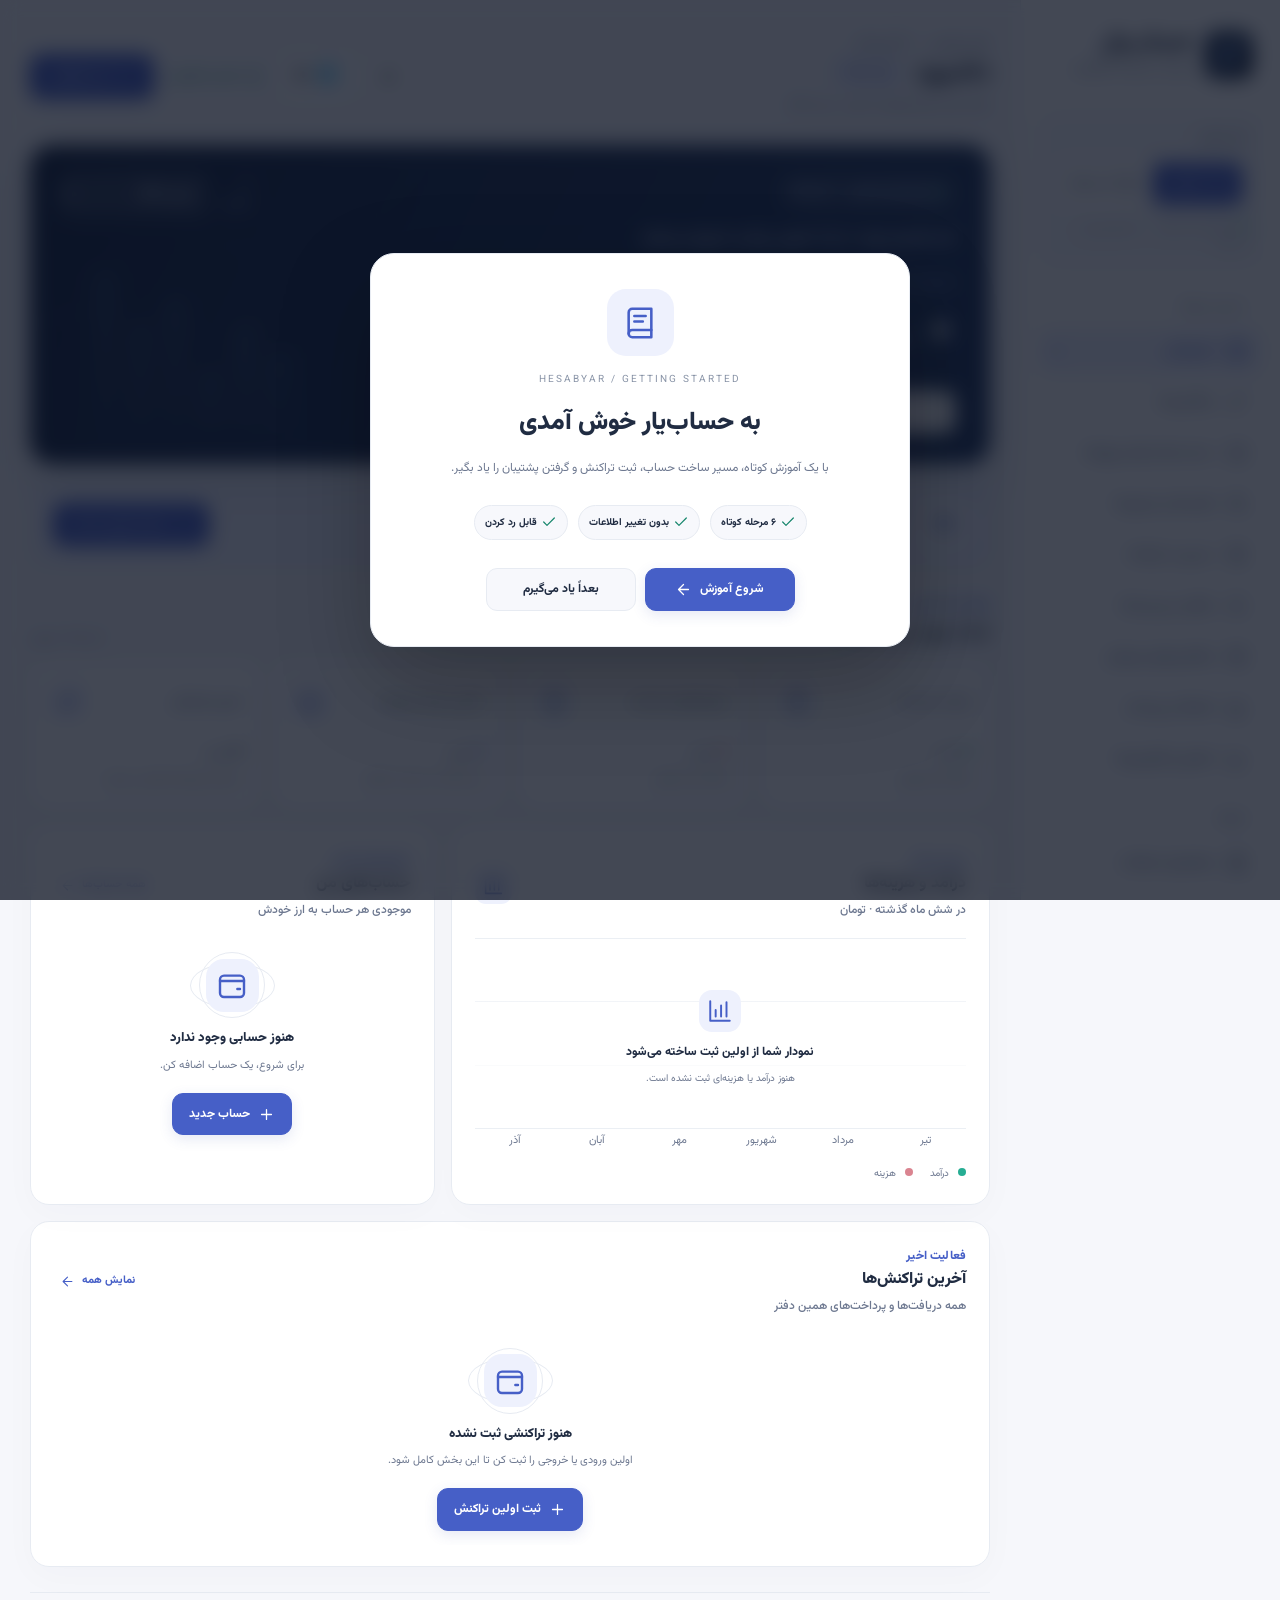
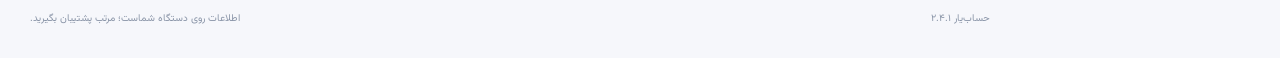
<file: hesabyar/index.html>
<!doctype html>
<html lang="fa" dir="rtl">
<head>
  <meta charset="utf-8">
  <meta name="viewport" content="width=device-width, initial-scale=1, viewport-fit=cover">
  <meta name="theme-color" content="#172643">
  <meta name="description" content="حساب‌یار قبیله؛ مدیریت مالی شخصی و کسب‌وکار با دو دفتر مستقل، تم‌های لوکس و گزارش‌های دقیق.">
  <title>حساب‌یار ۲.۴.۴ | استودیوی مالی قبیله / Qabbile Finance Studio</title>
  <link rel="manifest" href="themes/studio.webmanifest">
  <link rel="icon" type="image/svg+xml" href="themes/studio.svg">
  <link rel="apple-touch-icon" href="themes/studio-180.png">
  <link rel="preconnect" href="https://fonts.googleapis.com">
  <link rel="preconnect" href="https://fonts.gstatic.com" crossorigin>
  <link rel="stylesheet" href="style.css">
</head>
<body data-theme="studio">
  <div id="app" class="app-shell"><div class="loading-screen"><span class="loading-orb"></span><h1>حساب‌یار</h1><p>آماده‌سازی استودیوی مالی...</p></div></div>
  <div id="modal-root"></div>
  <div id="toast-root" role="status" aria-live="polite"></div>
  <div id="guide-welcome-root"></div>
  <div id="pin-lock-root"></div>
  <div id="check-image-root"></div>
  <div id="tour-root" aria-live="polite"></div>
  <script src="i18n.js" defer></script>
  <script src="app.js" defer></script>
</body>
</html>
</file>
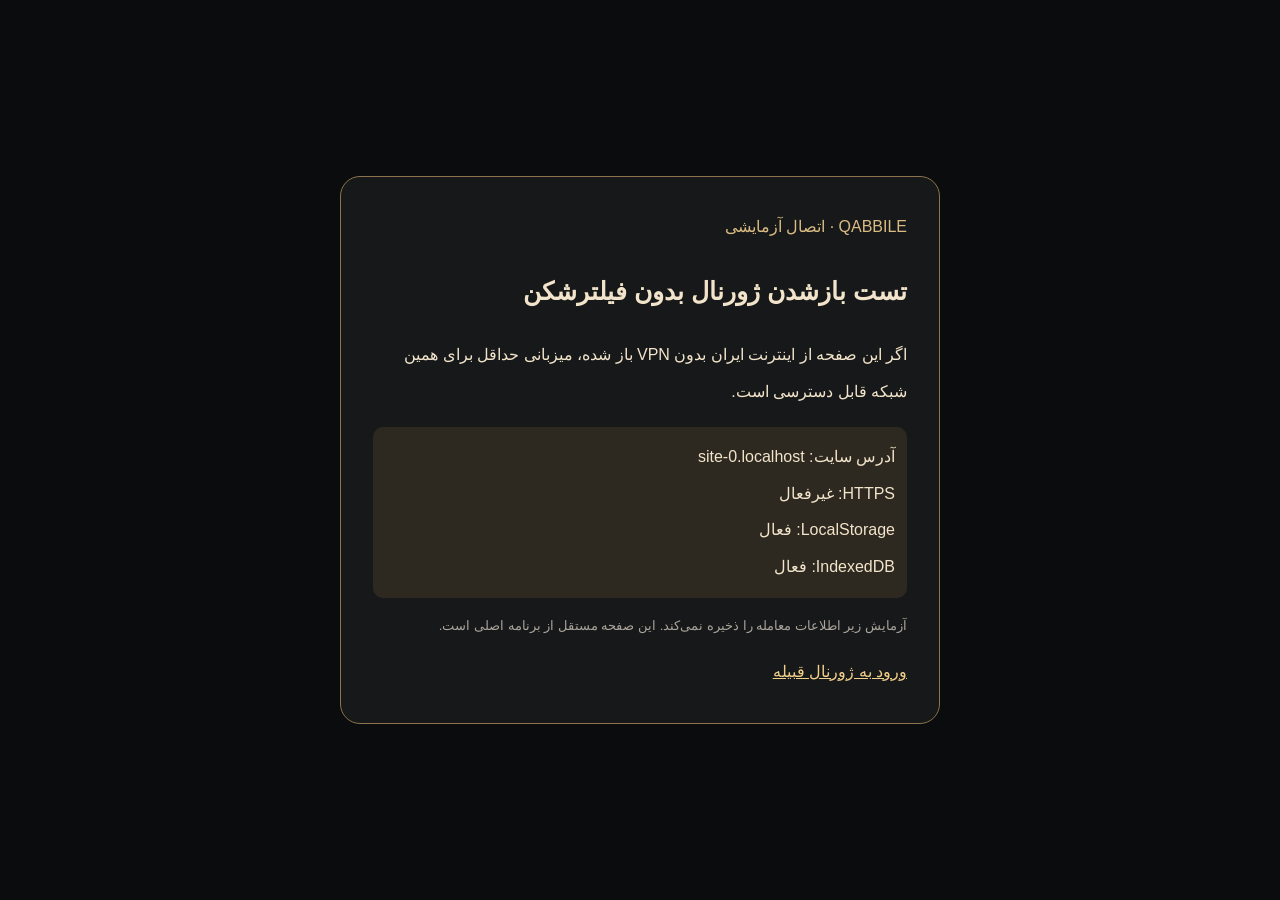
<file: connection-test.html>
<!doctype html><html lang="fa" dir="rtl"><head><meta charset="utf-8"><meta name="viewport" content="width=device-width,initial-scale=1"><meta name="color-scheme" content="dark"><title>QABBILE | تست دسترسی</title><style>*{box-sizing:border-box}body{min-height:100vh;background:#0b0c0d;color:#f2e4cb;font:16px Tahoma,sans-serif;display:grid;place-items:center;margin:0;padding:24px}.panel{max-width:600px;width:100%;padding:32px;border:1px solid #8c734c;border-radius:20px;background:#171819;line-height:2.3}h1{font-size:25px}.gold{color:#dabc83}.muted{font-size:13px;color:#aaa49b}#state{padding:12px;border-radius:10px;background:#2e2920;white-space:pre-wrap}a{color:#f0cf89}</style></head><body><div class="panel"><div class="gold">QABBILE · اتصال آزمایشی</div><h1>تست بازشدن ژورنال بدون فیلترشکن</h1><p>اگر این صفحه از اینترنت ایران بدون VPN باز شده، میزبانی حداقل برای همین شبکه قابل دسترسی است.</p><div id="state">در حال بررسی حافظه مرورگر...</div><p class="muted">آزمایش زیر اطلاعات معامله را ذخیره نمی‌کند. این صفحه مستقل از برنامه اصلی است.</p><a href="./">ورود به ژورنال قبیله</a></div><script>(async()=>{let log=['آدرس سایت: '+location.hostname,'HTTPS: '+(location.protocol==='https:'?'فعال':'غیرفعال')];try{const k='qabbile_test_'+Date.now();localStorage.setItem(k,'ok');log.push('LocalStorage: '+(localStorage.getItem(k)==='ok'?'فعال':'غیرفعال'));localStorage.removeItem(k)}catch(e){log.push('LocalStorage: در این مرورگر مسدود است')}try{if(!('indexedDB' in window))throw Error();await new Promise((res,rej)=>{let r=indexedDB.open('qabbile_connection_test',1);r.onsuccess=()=>{r.result.close();indexedDB.deleteDatabase('qabbile_connection_test');res()};r.onerror=rej;r.onblocked=rej;setTimeout(()=>rej(Error('timeout')),2500)});log.push('IndexedDB: فعال')}catch(e){log.push('IndexedDB: در دسترس نیست')}document.getElementById('state').textContent=log.join('\n')})();</script></body></html>
</file>
<file: hesabyar/style.css>
/* حساب‌یار ۲ — A calm, high-contrast Persian financial workspace */
@import url('https://fonts.googleapis.com/css2?family=Vazirmatn:wght@400;500;600;700;800;900&display=swap');
:root{
  font-family:'Vazirmatn','Noto Sans Arabic UI','Noto Sans Arabic',Tahoma,'Segoe UI',sans-serif;
  font-synthesis:none; font-optical-sizing:auto; text-rendering:optimizeLegibility;
  color-scheme:light;
  --bg:#f6f7fb;--sidebar:#fff;--panel:#fff;--panel2:#f7f8fc;--panel3:#eef1f9;
  --text:#202c42;--muted:#6d7890;--subtle:#8994a7;--line:#e7ebf2;
  --accent:#465fc7;--accent2:#3650b7;--accent-faint:#eef1fd;
  --green:#16866c;--red:#c45e67;--yellow:#a67929;
  --shadow:0 10px 35px rgba(32,44,66,.025);
  --hero:#172643;--hero2:#243a62;--hero-text:#fff;--radius:19px;
  --font-s:12px;--font-m:14px;--font-l:16px;
}
body[data-theme=studio]{color-scheme:light}
body[data-theme=night]{color-scheme:dark;--bg:#0c1422;--sidebar:#101b2e;--panel:#17253a;--panel2:#1e3049;--panel3:#253956;--text:#edf4ff;--muted:#a9bbd2;--subtle:#8ba0ba;--line:#304259;--accent:#93b8ff;--accent2:#75a1fa;--accent-faint:rgba(147,184,255,.12);--green:#78dcb2;--red:#ff9fa9;--yellow:#ffdb8d;--shadow:0 18px 50px rgba(0,0,0,.12);--hero:#243859;--hero2:#1b2a43;--hero-text:#f7faff}
body[data-theme=sage]{color-scheme:light;--bg:#f6f7f3;--sidebar:#fffefa;--panel:#fffefa;--panel2:#f5f7f1;--panel3:#eaf0e7;--text:#273a36;--muted:#6b817b;--subtle:#879890;--line:#e2e9e1;--accent:#347766;--accent2:#296b5b;--accent-faint:#e5f1eb;--green:#197a5b;--red:#bf6967;--yellow:#98722a;--shadow:0 10px 35px rgba(38,60,46,.025);--hero:#264c46;--hero2:#38675c;--hero-text:#fff}
body[data-theme=obsidian]{color-scheme:dark;--bg:#0f0d0b;--sidebar:#16120e;--panel:#1d1712;--panel2:#251d15;--panel3:#302417;--text:#f5ecdc;--muted:#c7b89d;--subtle:#a28f70;--line:#3a2e1f;--accent:#d4a95e;--accent2:#b98934;--accent-faint:rgba(212,169,94,.12);--green:#8bd8af;--red:#ff9e96;--yellow:#f0c878;--shadow:0 18px 50px rgba(0,0,0,.2);--hero:#2b2015;--hero2:#17120d;--hero-text:#fff5e7}
body[data-theme=platinum]{color-scheme:light;--bg:#f3f5f8;--sidebar:#ffffff;--panel:#ffffff;--panel2:#f7f8fb;--panel3:#edf1f5;--text:#24303d;--muted:#67778a;--subtle:#8a97a7;--line:#dfe5ec;--accent:#6a84a6;--accent2:#516b8e;--accent-faint:#ebf1f8;--green:#177d69;--red:#c9626f;--yellow:#8d7029;--shadow:0 12px 35px rgba(24,36,52,.04);--hero:#556a85;--hero2:#8aa1bd;--hero-text:#fff}
body[data-theme=royal]{color-scheme:dark;--bg:#0d1020;--sidebar:#12172c;--panel:#18203a;--panel2:#202a47;--panel3:#293558;--text:#eef1ff;--muted:#acb4d9;--subtle:#8994c3;--line:#303b61;--accent:#5ba0ff;--accent2:#457fea;--accent-faint:rgba(91,160,255,.14);--green:#7fe0ba;--red:#ff9fb0;--yellow:#ffcf78;--shadow:0 18px 50px rgba(0,0,0,.18);--hero:#1c2550;--hero2:#273579;--hero-text:#f9fbff}
body[data-theme=rose]{color-scheme:dark;--bg:#180f16;--sidebar:#23131c;--panel:#2b1923;--panel2:#331f2a;--panel3:#422736;--text:#fff0f5;--muted:#d7b0bf;--subtle:#bf8ea0;--line:#4a2a38;--accent:#e39ab5;--accent2:#cb7898;--accent-faint:rgba(227,154,181,.14);--green:#9de0bd;--red:#ffb1c0;--yellow:#f0c288;--shadow:0 18px 50px rgba(0,0,0,.18);--hero:#5a243d;--hero2:#2f1724;--hero-text:#fff7fa}
body[data-theme=emerald]{color-scheme:dark;--bg:#0d1614;--sidebar:#11201c;--panel:#172924;--panel2:#1d342d;--panel3:#27443a;--text:#effaf6;--muted:#aac8bb;--subtle:#82a79a;--line:#2f4a3f;--accent:#3fc59a;--accent2:#2ea983;--accent-faint:rgba(63,197,154,.12);--green:#8fe7bc;--red:#ff9b9b;--yellow:#e4c271;--shadow:0 18px 50px rgba(0,0,0,.18);--hero:#16382f;--hero2:#0e231d;--hero-text:#f5fffb}
body[data-theme=sand]{color-scheme:light;--bg:#f7f1e8;--sidebar:#fffaf4;--panel:#fffdf9;--panel2:#f6efe6;--panel3:#efe3d4;--text:#3d2f25;--muted:#7c6859;--subtle:#9a8678;--line:#e5d7c8;--accent:#b17845;--accent2:#8f5f35;--accent-faint:#f4e4d5;--green:#417a5e;--red:#b85c5f;--yellow:#a87a26;--shadow:0 12px 35px rgba(62,42,28,.05);--hero:#8c5f3d;--hero2:#b58758;--hero-text:#fffaf5}
*{box-sizing:border-box}html{scroll-behavior:smooth}html,body{margin:0;min-height:100%;}body{font-size:14px;line-height:1.9;background:var(--bg);color:var(--text);-webkit-font-smoothing:antialiased}button,input,select,textarea{font:inherit}button{cursor:pointer}button:disabled{opacity:.55;cursor:not-allowed}a{color:var(--accent)}h1,h2,h3,h4,p{margin:0}b,strong{font-weight:800}svg{flex-shrink:0}::selection{background:var(--accent-faint);color:var(--accent)}[hidden]{display:none!important}:focus-visible{outline:3px solid color-mix(in srgb,var(--accent) 40%,transparent)!important;outline-offset:2px}
.app-shell{min-height:100vh;display:flex}
.sidebar{width:282px;position:fixed;inset:0 0 0 auto;border-left:1px solid var(--line);background:var(--sidebar);padding:29px 17px 21px;display:flex;flex-direction:column;z-index:30}
.brand{display:flex;align-items:center;gap:12px;padding:0 10px 31px}.brand-logo{width:48px;height:48px;display:grid;place-items:center;background:#172643;color:#fff;border-radius:16px;box-shadow:0 7px 14px rgba(22,36,63,.13)}.brand-logo svg{stroke-width:1.9}.tribe-logo{background:linear-gradient(135deg,var(--hero) 0%,var(--accent) 100%);box-shadow:0 10px 22px color-mix(in srgb,var(--accent) 28%, rgba(20,20,20,.12));color:#fff}.tribe-logo svg{filter:drop-shadow(0 2px 5px rgba(0,0,0,.12))}.brand-text h1{font-size:26px;font-weight:900;letter-spacing:-.9px;line-height:1.1}.brand-dot{color:var(--accent)}.brand-text p{direction:ltr;text-align:right;font-size:11px;letter-spacing:.35px;font-weight:600;color:var(--subtle);margin-top:3px}.mobile-menu-close{display:none}
.sidebar-workspace{padding:14px;border-radius:16px;background:var(--panel2);border:1px solid var(--line);margin:0 1px 28px}.side-caption,.side-label{display:block;font-weight:700;color:var(--subtle);font-size:12px}.side-caption{margin:0 0 8px}.workspace-switch{display:flex;gap:4px;padding:4px;background:var(--panel);border:1px solid var(--line);border-radius:11px}.workspace-switch button{flex:1;border:0;border-radius:8px;padding:9px 5px;display:flex;align-items:center;justify-content:center;gap:6px;font-size:12px;font-weight:700;color:var(--muted);background:transparent;transition:.2s;white-space:nowrap}.workspace-switch button.selected{background:var(--accent);color:#fff;box-shadow:0 4px 10px rgba(55,77,180,.17)}body[data-theme=night] .workspace-switch button.selected{color:#0c1626}.workspace-hint{font-size:10px;color:var(--subtle);margin-top:11px;line-height:1.6}.workspace-status{width:7px;height:7px;display:inline-block;border-radius:50%;background:#45bf91;margin-left:4px}.workspace-hint-spacer{margin-inline:3px}.nav-section{margin-bottom:23px}.side-label{margin:0 17px 10px}.nav{display:grid;gap:4px}.nav-item{height:47px;width:100%;display:flex;align-items:center;gap:12px;text-align:right;color:var(--muted);border:1px solid transparent;border-radius:11px;background:transparent;padding:0 14px;font-size:14px;font-weight:650;transition:background .18s,color .18s}.nav-item:hover{background:var(--panel2);color:var(--text)}.nav-item.active{background:var(--accent-faint);color:var(--accent);font-weight:800}.nav-symbol{display:grid;place-items:center;width:22px}.nav-item .nav-active-dot{width:5px;height:5px;border-radius:100%;background:var(--accent);margin-right:auto}.preferences{margin-top:1px}.sidebar-foot{margin-top:auto;display:flex;align-items:flex-start;gap:10px;border:1px solid var(--line);background:var(--panel2);border-radius:14px;padding:15px 12px}.footer-lock{color:var(--green);margin-top:2px}.sidebar-foot b{font-size:11px}.sidebar-foot p{font-size:10px;color:var(--muted);margin-top:1px}
.main{margin-right:282px;width:calc(100% - 282px);max-width:1700px;padding:35px clamp(23px,3.2vw,57px) 30px;min-width:0}.topbar{display:flex;justify-content:space-between;align-items:center;gap:20px;margin-bottom:28px}.topbar-left{display:flex;align-items:center;gap:15px;min-width:0}.topbar h2{font-size:25px;letter-spacing:-.7px;font-weight:900;line-height:1.5}.page-hello{color:var(--muted);font-weight:550;font-size:12px;line-height:1.6}.separator-dot{padding:0 5px;color:var(--accent)}.top-desc{font-size:13px;color:var(--muted);margin-top:1px}.top-actions{display:flex;align-items:center;gap:15px}.secure-indicator{display:inline-flex;align-items:center;gap:6px;color:var(--green);font-weight:650;font-size:11px}.menu-toggle{display:none!important}.icon-btn{width:44px;height:44px;border:1px solid var(--line);background:var(--panel);color:var(--text);border-radius:12px;display:grid;place-items:center}
.btn{display:inline-flex;align-items:center;justify-content:center;gap:8px;min-height:42px;border:1px solid var(--line);background:var(--panel);color:var(--text);padding:9px 16px;border-radius:11px;white-space:nowrap;font-size:12px;font-weight:750;transition:transform .16s,background .16s,border-color .16s,box-shadow .16s;text-decoration:none}.btn:hover:not(:disabled){transform:translateY(-1px);border-color:var(--accent);box-shadow:0 6px 16px rgba(40,48,70,.07)}.btn.primary{background:var(--accent);border-color:var(--accent);color:#fff;box-shadow:0 4px 14px rgba(56,79,172,.13)}body[data-theme=night] .btn.primary{color:#0b182c}.btn.secondary{background:var(--panel2);border-color:var(--line)}.btn.ghost{background:transparent}.btn.danger{color:var(--red)}.btn.sm{padding:6px 11px;min-height:34px;font-size:11px;border-radius:8px}.btn.full{width:100%}.btn svg{width:17px;height:17px}.header-add{min-height:45px;padding-inline:20px}.mobile-workspace,.mobile-bar,.mobile-scrim{display:none}
.page-entry{animation:appear .22s ease both}@keyframes appear{from{opacity:.5;transform:translateY(7px)}to{opacity:1;transform:translateY(0)}}
.hero{position:relative;background:linear-gradient(116deg,var(--hero) 0%,var(--hero2) 100%);color:var(--hero-text);border-radius:23px;min-height:278px;overflow:hidden;padding:31px 35px;display:flex;align-items:center;justify-content:space-between;box-shadow:0 15px 45px rgba(20,38,72,.12);isolation:isolate}.hero-main{position:relative;z-index:2;max-width:710px}.hero-eyebrow{display:inline-flex;align-items:center;gap:8px;padding:5px 12px;background:rgba(255,255,255,.085);border:1px solid rgba(255,255,255,.09);border-radius:30px;color:#d1def2;font-size:11px;font-weight:650}.pulse-dot{height:7px;width:7px;border-radius:50%;background:#76ebbb;box-shadow:0 0 0 3px rgba(118,235,187,.12)}.hero-divider{opacity:.45}.hero h3{font-size:16px;font-weight:650;color:#ebf0fb;margin:15px 0 19px;line-height:1.7}.hero-money-label{font-size:12px;color:#b8c9e4;margin-bottom:2px}.hero-value{display:flex;align-items:baseline;gap:12px;direction:rtl}.hero-value strong{font-size:clamp(32px,4vw,46px);font-weight:900;letter-spacing:-1.6px;font-variant-numeric:tabular-nums;line-height:1.55}.hero-value span{font-size:14px;color:#c4d4ec;font-weight:650}.hero-actions{display:flex;align-items:center;flex-wrap:wrap;gap:18px;margin-top:24px}.hero-btn,.hero-link,.text-btn{display:inline-flex;align-items:center;justify-content:center;gap:7px;border:0;background:none;color:inherit;font-weight:750;font-size:12px}.hero-btn{background:#fff;color:#1d2a42;border-radius:10px;padding:10px 16px;min-height:41px;box-shadow:0 6px 18px rgba(0,0,0,.08)}.hero-btn:hover{background:#f1f5ff}.hero-link{color:#d0dcf2}.hero-currency{position:absolute;top:27px;left:30px;z-index:3;display:flex;align-items:center;gap:11px;font-size:11px;color:#d5e0f4}.hero-currency .select{background:rgba(255,255,255,.11);border:1px solid rgba(255,255,255,.16);color:#fff;padding:8px 11px;height:37px;min-width:137px;border-radius:9px;font-size:11px}.hero-currency select option{color:#172643;background:#fff}.hero-decor{position:absolute;border:1px solid rgba(255,255,255,.095);border-radius:100%;pointer-events:none;z-index:0}.hero-ring-one{height:380px;width:380px;left:-110px;bottom:-225px}.hero-ring-two{height:300px;width:300px;left:95px;top:-191px}.hero-graphic{position:absolute;left:6%;bottom:24px;width:260px;height:185px;display:flex;gap:15px;align-items:flex-end;opacity:.35;transform:skewY(-7deg);z-index:0}.graphic-line{width:20px;display:block;border-radius:8px 8px 0 0;background:linear-gradient(#9ee6ed44,#9ee6ed05);border:1px solid #c6e9ff55;border-bottom:0}.graphic-line.l1{height:40%}.graphic-line.l2{height:58%}.graphic-line.l3{height:35%}.graphic-line.l4{height:76%}.graphic-line.l5{height:65%}.graphic-line.l6{height:95%}
.onboard{display:flex;gap:16px;align-items:center;margin-top:17px;padding:18px 22px;background:var(--accent-faint);border:1px solid color-mix(in srgb,var(--accent) 14%,var(--line));border-radius:15px}.onboard-icon{width:48px;height:48px;border-radius:13px;background:var(--panel);color:var(--accent);display:grid;place-items:center}.onboard-info{flex:1}.onboard-info b{display:block;font-size:14px}.onboard-info p{font-size:11px;color:var(--muted)}.onboard .btn{font-size:12px}
.metrics-section{margin-top:27px}.content-section-header{display:flex;align-items:flex-end;justify-content:space-between;gap:12px;margin-bottom:14px}.eyebrow{font-size:12px;color:var(--accent);font-weight:800;letter-spacing:.15px}.content-section-header h3,.section-heading h3{font-size:17px;font-weight:850}.subtle-note{font-size:12px;color:var(--muted)}.grid-stats{display:grid;grid-template-columns:repeat(4,minmax(0,1fr));gap:13px}.stat-card{padding:19px 18px 16px;border-radius:var(--radius);background:var(--panel);border:1px solid var(--line);box-shadow:var(--shadow);min-width:0;min-height:146px}.stat-top{display:flex;align-items:center;justify-content:space-between;gap:8px}.stat-caption{font-size:13px;color:var(--muted);font-weight:650}.stat-icon,.panel-corner-icon{display:grid;place-items:center;width:37px;height:37px;border-radius:11px;background:var(--accent-faint);color:var(--accent)}.stat-value{font-size:22px;margin:16px 0 3px;display:flex;align-items:baseline;flex-wrap:wrap;gap:5px;line-height:1.4}.stat-value b{font-weight:900;letter-spacing:-.5px;direction:ltr;unicode-bidi:isolate}.stat-unit{font-size:10px;color:var(--muted);font-weight:700}.stat-foot{font-size:11px;color:var(--subtle);font-weight:550}.color-green{color:var(--green)!important}.color-red{color:var(--red)!important}.color-accent{color:var(--accent)!important}
.spaced{margin-top:16px}.columns-2{display:grid;grid-template-columns:minmax(0,1.25fr) minmax(310px,.9fr);gap:16px}.columns-even{display:grid;grid-template-columns:repeat(2,minmax(0,1fr));gap:16px}.panel{min-width:0;padding:23px 23px 21px;background:var(--panel);border:1px solid var(--line);border-radius:var(--radius);box-shadow:var(--shadow)}.panel h3{font-size:16px;font-weight:850;line-height:1.5}.panel-sub{font-size:12px;color:var(--muted);font-weight:500;margin-top:3px}.split-title,.flex-between,.card-head{display:flex;align-items:center;justify-content:space-between;gap:12px}.split-title{margin-bottom:16px}.text-btn{color:var(--accent);font-size:11px;white-space:nowrap;min-height:30px}.text-btn:hover{text-decoration:underline}.chart-panel{min-height:330px}.chart-stage{position:relative;margin-top:15px;height:214px}.chart-grid{position:absolute;inset:0 0 23px;display:flex;flex-direction:column;justify-content:space-between;pointer-events:none}.chart-grid>div{height:1px;background:var(--line);opacity:.8}.simple-chart{position:relative;z-index:1;display:flex;align-items:stretch;justify-content:space-around;gap:9px;height:100%;padding:0 4px}.chart-group{flex:1;min-width:0;display:flex;flex-direction:column;align-items:center;gap:7px;justify-content:flex-end}.chart-bars{height:185px;display:flex;align-items:flex-end;justify-content:center;gap:5px;width:100%}.chart-bar{width:min(21px,37%);border-radius:6px 6px 0 0;transition:height .2s}.chart-bar.income{background:linear-gradient(180deg,#34b99f,#16866c)}.chart-bar.expense{background:linear-gradient(180deg,#ee9ba3,#cf7d86)}.chart-label{height:22px;display:flex;align-items:center;font-size:11px;color:var(--muted);white-space:nowrap}.chart-empty{position:absolute;inset:16px 0 28px;z-index:2;display:flex;flex-direction:column;align-items:center;justify-content:center;gap:5px;text-align:center;pointer-events:none;background:linear-gradient(180deg,transparent,var(--panel) 85%)}.chart-empty>span{height:42px;width:42px;display:grid;place-items:center;color:var(--accent);background:var(--accent-faint);border-radius:13px;margin-bottom:4px}.chart-empty b{font-size:12px}.chart-empty small{font-size:10px;color:var(--muted)}.legend{display:flex;align-items:center;gap:17px;justify-content:flex-start;margin-top:12px;font-size:10px;color:var(--muted)}.dot{display:inline-block;width:8px;height:8px;border-radius:50%;margin-left:6px}.dot.income{background:#26ad93}.dot.expense{background:#da8490}
.accounts-panel{min-height:330px}.account-row,.tx-row,.category-row,.debt-row{display:flex;align-items:center;gap:12px;border-bottom:1px solid var(--line);padding:13px 0}.account-row:last-child,.tx-row:last-child,.debt-row:last-child,.category-row:last-child{border-bottom:0}.item-icon{width:43px;height:43px;display:grid;place-items:center;border-radius:13px;color:var(--accent);background:var(--accent-faint);flex-shrink:0}.tx-row:nth-child(even) .item-icon{background:var(--panel2)}.item-info{min-width:0;flex:1}.item-title{font-size:13px;font-weight:800;overflow:hidden;text-overflow:ellipsis;white-space:nowrap}.item-meta{font-size:11px;font-weight:500;color:var(--muted);overflow:hidden;text-overflow:ellipsis;white-space:nowrap}.item-amount{font-size:13px;font-weight:850;white-space:nowrap;direction:rtl;font-variant-numeric:tabular-nums}.item-amount small{font-size:10px;color:var(--muted);font-weight:600}.recent-panel{margin-bottom:5px}.recent-content{max-height:430px;overflow:auto}
.empty{min-height:187px;display:flex;flex-direction:column;align-items:center;justify-content:center;text-align:center;gap:5px;padding:14px 16px}.empty-art{position:relative;height:66px;width:86px;display:grid;place-items:center;margin:0 0 3px}.empty-core{height:53px;width:53px;border-radius:18px;display:grid;place-items:center;background:var(--accent-faint);color:var(--accent);position:relative;z-index:2}.empty-orbit{position:absolute;border:1px solid var(--line);border-radius:50%}.orbit-one{height:66px;width:66px}.orbit-two{height:45px;width:85px}.empty h4{font-size:13px;font-weight:850}.empty p{font-size:11px;color:var(--muted);max-width:310px;line-height:1.9}.empty .btn{margin-top:11px}
.section-heading{display:flex;justify-content:space-between;align-items:flex-end;gap:18px;margin:3px 0 22px}.section-heading h3{margin-top:3px;font-size:19px}.section-heading p:not(.eyebrow){font-size:11px;color:var(--muted);margin-top:2px}.section-note{display:flex;gap:9px;align-items:flex-start;padding:12px 15px;border-radius:12px;background:var(--accent-faint);border:1px solid color-mix(in srgb,var(--accent) 12%,var(--line));color:var(--muted);font-size:11px;line-height:2}.section-note svg{color:var(--accent);margin-top:3px}.account-tile,.debt-card{min-width:0;border-radius:var(--radius);background:var(--panel);border:1px solid var(--line);padding:20px;box-shadow:var(--shadow)}.account-tile-head{display:flex;align-items:center;gap:11px}.account-tile .item-icon{height:45px;width:45px}.account-balance,.account-tile .balance{font-size:24px;font-weight:900;margin:14px 0 10px}.account-tile .item-amount{font-size:23px}.account-tile-actions,.inline-actions,.toolbar,.pills,.table-actions{display:flex;align-items:center;gap:8px;flex-wrap:wrap}.account-tile-actions{margin-top:12px}.pills{gap:8px}.pill,.chip{display:inline-flex;align-items:center;gap:5px;border:1px solid var(--line);background:var(--panel2);border-radius:20px;padding:5px 12px;font-size:10px;font-weight:700;color:var(--muted)}.pill.accent{color:var(--accent);background:var(--accent-faint)}.currency-select{min-width:115px}.field,.select{min-height:44px;width:100%;padding:10px 14px;border-radius:10px;border:1px solid var(--line);background:var(--panel2);color:var(--text);outline:none;font-size:14px;font-weight:600;transition:border-color .15s,box-shadow .15s;line-height:1.6}.field::placeholder{color:var(--subtle);font-weight:450}.field:focus,.select:focus{border-color:var(--accent);box-shadow:0 0 0 3px var(--accent-faint)}.field:disabled,.select:disabled{opacity:.6}.form-label{display:block;font-size:13px;font-weight:750;margin:0 0 7px;color:var(--text)}.form-help{color:var(--muted);font-size:11px;margin-top:5px;line-height:1.8}.form-grid{display:grid;grid-template-columns:repeat(2,minmax(0,1fr));gap:15px}.form-group{min-width:0;display:block}.form-grid .wide{grid-column:1/-1}.form-grid textarea{min-height:91px;resize:vertical}.form-grid input[type=file]{padding:9px;font-size:11px}.form-grid input[type=date]{font-feature-settings:'tnum'}
.table-tools{display:flex;flex-wrap:wrap;align-items:end;gap:10px;margin:17px 0 19px}.table-tools>.field{flex:1 1 260px}.table-tools>.select{flex:1 1 160px}.table-tools>.form-group{flex:1 1 150px}.table-tools .form-label{font-size:10px}.table-wrap{overflow:auto;border:1px solid var(--line);border-radius:13px}.table-wrap table{width:100%;border-collapse:collapse;min-width:820px;text-align:right}.table-wrap th,.table-wrap td{padding:15px 13px;border-bottom:1px solid var(--line);text-align:right;font-size:12px;vertical-align:middle}.table-wrap th{background:var(--panel2);font-size:11px;color:var(--muted);font-weight:800;white-space:nowrap}.table-wrap td{font-weight:600}.table-wrap tr:last-child td{border-bottom:0}.table-wrap tbody tr:hover{background:var(--panel2)}.table-wrap .type-indicator{font-weight:800}.view-btn{border:1px solid var(--line);background:var(--panel);border-radius:8px;color:var(--muted);padding:5px 8px;white-space:nowrap;font-size:10px;font-weight:750}.view-btn:hover{color:var(--accent);border-color:var(--accent)}.bar-total{display:flex;align-items:center;gap:8px}.budget-row{padding:13px 0;border-bottom:1px solid var(--line)}.budget-row:last-child{border:0}.budget-row .flex-between{gap:10px}.budget-row b{font-size:12px}.progress-track{height:7px;border-radius:99px;background:var(--panel3);overflow:hidden;margin:10px 0 6px}.progress-fill{height:100%;background:var(--accent);border-radius:99px}.progress-fill.over{background:var(--red)}.debt-card .debt-amount{margin:14px 0;font-size:24px;font-weight:900}.debt-actions{display:flex;align-items:center;flex-wrap:wrap;gap:6px;margin-top:14px}.debt-due.overdue{color:var(--red)}.tiny{font-size:11px!important}.muted{color:var(--muted)!important}.subtle{color:var(--subtle)}.inline-warn{color:var(--yellow);border:1px solid var(--line);border-radius:10px;padding:12px}
.theme-panel{padding:25px}.theme-grid{display:grid;grid-template-columns:repeat(auto-fit,minmax(230px,1fr));gap:14px}.theme-option{min-width:0;display:flex;align-items:stretch;flex-direction:column;gap:7px;text-align:right;padding:12px;border:2px solid var(--line);border-radius:15px;background:var(--panel);color:var(--text);transition:border-color .15s,transform .15s,box-shadow .15s}.theme-option:hover{transform:translateY(-2px);box-shadow:0 12px 30px rgba(12,18,28,.06)}.theme-option.is-selected{border-color:var(--accent);background:var(--accent-faint)}.theme-preview{height:100px;border-radius:10px;position:relative;overflow:hidden;display:block;isolation:isolate;background:#f6f7fa;border:1px solid #e3e5ea}.theme-preview span{position:absolute;display:block}.theme-studio .theme-preview{background:#f3f5fa}.theme-night .theme-preview{background:#101829;border-color:#34465c}.theme-sage .theme-preview{background:#edf0e9;border-color:#dfe7da}.theme-obsidian .theme-preview{background:#18120d;border-color:#483622}.theme-platinum .theme-preview{background:#eef2f6;border-color:#dce3ea}.theme-royal .theme-preview{background:#111831;border-color:#34457b}.theme-rose .theme-preview{background:#24131d;border-color:#63354a}.theme-emerald .theme-preview{background:#13241f;border-color:#2b5648}.theme-sand .theme-preview{background:#f3ebdf;border-color:#dfcfbc}.preview-sidebar{right:0;top:0;width:25%;height:100%;background:#fff;box-shadow:1px 0 6px #ddd}.theme-night .preview-sidebar{background:#162338}.theme-sage .preview-sidebar{background:#fafcf6}.theme-obsidian .preview-sidebar{background:#21170f}.theme-platinum .preview-sidebar{background:#ffffff}.theme-royal .preview-sidebar{background:#18233e}.theme-rose .preview-sidebar{background:#301a24}.theme-emerald .preview-sidebar{background:#173027}.theme-sand .preview-sidebar{background:#fdf8f2}.preview-card{height:22%;left:7%;right:33%;border-radius:4px;background:#fff;border:1px solid #e2e5ee}.preview-card.big{top:12%;height:33%;background:#1a2c4b;border:0}.preview-card.one{top:53%;width:27%;right:auto}.preview-card.two{top:53%;width:27%;right:33%}.preview-accent{height:7%;width:24%;left:11%;top:19%;background:#8aa5ee;border-radius:8px}.theme-night .preview-card{background:#1e3048;border-color:#324762}.theme-night .preview-card.big{background:#304866}.theme-night .preview-accent{background:#9ebcff}.theme-sage .preview-card{background:#fff;border-color:#d8e2d6}.theme-sage .preview-card.big{background:#345a51}.theme-sage .preview-accent{background:#b1dbc3}.theme-obsidian .preview-card{background:#2b2118;border-color:#4c3824}.theme-obsidian .preview-card.big{background:#594326}.theme-obsidian .preview-accent{background:#d4a95e}.theme-platinum .preview-card{background:#ffffff;border-color:#d8dfe7}.theme-platinum .preview-card.big{background:#738ba5}.theme-platinum .preview-accent{background:#aac0d8}.theme-royal .preview-card{background:#243056;border-color:#38477d}.theme-royal .preview-card.big{background:#30479b}.theme-royal .preview-accent{background:#59a0ff}.theme-rose .preview-card{background:#3c2230;border-color:#5e3548}.theme-rose .preview-card.big{background:#84385a}.theme-rose .preview-accent{background:#e7a0ba}.theme-emerald .preview-card{background:#20382f;border-color:#386556}.theme-emerald .preview-card.big{background:#1f664f}.theme-emerald .preview-accent{background:#49c89f}.theme-sand .preview-card{background:#fff8f0;border-color:#e0d4c4}.theme-sand .preview-card.big{background:#a77249}.theme-sand .preview-accent{background:#c99765}.theme-title{font-size:14px;font-weight:850;display:flex;justify-content:space-between;align-items:center;gap:4px}.theme-title svg{color:var(--accent)}.theme-desc{font-size:11px;color:var(--muted);font-weight:500}.setting-description{font-size:13px;color:var(--muted);margin-bottom:17px}.settings-actions{display:flex;flex-wrap:wrap;gap:9px}.setting-caption{font-size:11px;color:var(--subtle);margin-top:14px}.setting-row{display:flex;justify-content:space-between;align-items:center;gap:15px;padding:10px 0}.setting-row b{font-size:12px}.setting-row p{font-size:11px;color:var(--muted)}.setting-row .select{width:150px;flex-shrink:0}.category-block{border:1px solid var(--line);background:var(--panel2);border-radius:13px;padding:14px 17px}.category-heading{font-size:12px;font-weight:850;display:flex;align-items:center;gap:8px;margin-bottom:5px}.category-heading svg{color:var(--accent)}.category-row .item-info{font-size:11px}.privacy-panel{display:flex;gap:14px;align-items:flex-start;background:var(--accent-faint)}.privacy-icon{background:var(--panel);color:var(--accent);border-radius:10px;width:39px;height:39px;display:grid;place-items:center;flex-shrink:0}.privacy-panel b{font-size:12px}.privacy-panel p{font-size:11px;color:var(--muted);line-height:2}
.modal-backdrop{position:fixed;inset:0;z-index:70;display:grid;place-items:center;background:rgba(14,23,43,.66);backdrop-filter:blur(7px);padding:18px}.modal{background:var(--panel);color:var(--text);width:min(690px,100%);border:1px solid var(--line);border-radius:22px;box-shadow:0 34px 100px rgba(7,16,36,.3);display:flex;flex-direction:column;max-height:min(92vh,950px);overflow:hidden}.modal-head{padding:22px 27px 18px;border-bottom:1px solid var(--line);display:flex;align-items:flex-start;justify-content:space-between;gap:15px}.modal-head h3{font-size:20px;line-height:1.4;font-weight:900;margin-top:4px}.modal-head p:not(.eyebrow){color:var(--muted);font-size:11px;margin-top:3px}.modal-close{border:1px solid var(--line);border-radius:10px;width:34px;height:34px;display:grid;place-items:center;background:var(--panel2);color:var(--muted);transform:rotate(45deg);flex-shrink:0}.modal form{display:flex;flex-direction:column;min-height:0}.modal-body{padding:24px 27px;overflow:auto;overscroll-behavior:contain}.modal-footer{padding:17px 27px;border-top:1px solid var(--line);display:flex;justify-content:flex-end;gap:9px;background:var(--panel)}.modal-footer .btn{min-height:43px;padding-inline:23px}.type-picker-label{font-size:12px;font-weight:850;margin-bottom:8px}.type-picker{display:flex;gap:7px;flex-wrap:wrap;margin-bottom:24px}.type-choice{display:inline-flex;align-items:center;gap:7px;border-radius:10px;border:1px solid var(--line);background:var(--panel2);color:var(--muted);padding:10px 12px;font-size:12px;font-weight:750}.type-choice:hover{border-color:var(--accent)}.type-choice.selected{background:var(--accent-faint);border-color:var(--accent);color:var(--accent)}#tx-form .form-group:has(>#tx-type),#tx-form .form-group:has(#tx-type){display:none}.receipt-preview{display:flex;align-items:center;gap:10px;margin-top:8px;border:1px solid var(--line);background:var(--panel2);border-radius:9px;padding:10px;font-size:11px;color:var(--muted)}.receipt-preview span{flex:1}.toast{position:fixed;left:23px;bottom:24px;z-index:100;max-width:min(440px,calc(100vw - 46px));padding:13px 19px;border-radius:12px;background:var(--text);color:var(--panel);font-size:12px;font-weight:650;box-shadow:0 12px 28px rgba(0,0,0,.2)}.footer-note{display:flex;align-items:center;justify-content:space-between;margin:25px 0 0;padding-top:16px;border-top:1px solid var(--line);font-size:10px;color:var(--subtle)}.loading-screen{margin:auto;text-align:center}.loading-screen h1{font-size:30px}.loading-screen p{font-size:12px;color:var(--muted)}.loading-orb{display:block;width:54px;height:54px;border:3px solid var(--line);border-top-color:var(--accent);border-radius:50%;margin:0 auto 20px;animation:spin 1s linear infinite}@keyframes spin{to{transform:rotate(360deg)}}
@media(max-width:1400px){.main{padding-inline:30px}.sidebar{width:260px}.main{margin-right:260px;width:calc(100% - 260px)}.hero-graphic{left:0}.columns-2{grid-template-columns:minmax(0,1.2fr) minmax(290px,.9fr)}}
@media(max-width:1200px){.grid-stats{grid-template-columns:repeat(2,minmax(0,1fr))}.main{padding-inline:24px}.columns-2{grid-template-columns:1fr}.hero-graphic{left:3%}.chart-panel{min-height:330px}.accounts-panel{min-height:0}}
@media(max-width:930px){.sidebar{transform:translateX(105%);transition:transform .22s ease;width:282px;box-shadow:none}.sidebar.open{transform:translateX(0);box-shadow:-15px 0 50px rgba(0,0,0,.15)}.mobile-menu-close{display:block;margin-right:auto;background:var(--panel2);border:1px solid var(--line);border-radius:9px;width:35px;height:35px;color:var(--muted);font-size:23px;line-height:1}.mobile-scrim.show{display:block;position:fixed;inset:0;background:rgba(9,16,30,.45);z-index:25}.menu-toggle{display:grid!important}.main{margin-right:0;width:100%;max-width:none;padding:24px 24px 100px}.topbar{margin-bottom:19px}.topbar h2{font-size:24px}.mobile-workspace{display:block;margin-bottom:16px}.mobile-workspace .workspace-switch{max-width:400px}.mobile-bar{display:flex;align-items:center;justify-content:space-around;position:fixed;bottom:0;left:0;right:0;z-index:24;background:var(--sidebar);border-top:1px solid var(--line);padding:9px 6px calc(9px + env(safe-area-inset-bottom));box-shadow:0 -8px 26px rgba(13,20,39,.05)}.mobile-bar button{display:flex;flex-direction:column;align-items:center;justify-content:center;gap:4px;min-width:52px;border:0;background:transparent;color:var(--muted);font-size:10px;font-weight:700}.mobile-bar button.selected{color:var(--accent)}.mobile-bar button.selected:before{content:'';position:absolute;top:0;width:32px;height:3px;border-radius:0 0 4px 4px;background:var(--accent)}.secure-indicator{display:none}}
@media(max-width:630px){body{font-size:13px}.main{padding:15px 13px 91px}.topbar{gap:8px;margin-bottom:16px}.topbar-left{gap:10px}.topbar h2{font-size:21px}.top-desc{display:none}.page-hello{font-size:11px}.icon-btn{height:39px;width:39px}.header-add{min-height:39px;padding:8px 11px;border-radius:10px;font-size:0}.header-add svg{height:21px;width:21px}.header-add span{display:none}.mobile-workspace{margin-bottom:13px}.mobile-workspace .workspace-switch{max-width:none}.hero{padding:19px 18px 23px;min-height:280px;border-radius:17px;align-items:flex-end}.hero-eyebrow{font-size:10px}.hero h3{font-size:13px;margin:12px 0 21px;max-width:250px}.hero-value strong{font-size:34px}.hero-value span{font-size:12px}.hero-money-label{font-size:11px}.hero-main{width:100%}.hero-currency{top:17px;left:17px;display:flex;gap:3px;flex-direction:column;align-items:flex-start}.hero-currency>span{font-size:9px}.hero-currency .select{width:112px;min-width:0;height:34px;font-size:10px;padding:6px}.hero-graphic{width:130px;left:-25px;opacity:.18}.hero-actions{margin-top:19px;gap:14px}.hero-btn{font-size:11px;padding:9px 12px}.hero-link{font-size:10px}.onboard{flex-wrap:wrap;padding:14px;gap:9px}.onboard-icon{height:40px;width:40px}.onboard-info{flex:1 1 calc(100% - 60px)}.onboard-info b{font-size:11px}.onboard-info p{font-size:10px}.onboard .btn{width:100%}.content-section-header{margin-bottom:12px}.metrics-section{margin-top:22px}.content-section-header h3{font-size:14px}.subtle-note{font-size:10px}.grid-stats{gap:9px}.stat-card{padding:13px 12px 13px;border-radius:13px;min-height:125px}.stat-top{align-items:flex-start}.stat-caption{font-size:11px;max-width:90px}.stat-icon{width:30px;height:30px;border-radius:8px}.stat-icon svg{width:16px;height:16px}.stat-value{margin-top:14px;font-size:17px}.stat-unit{font-size:9px}.stat-foot{font-size:10px}.columns-even{grid-template-columns:1fr}.columns-2{gap:11px}.spaced{margin-top:11px}.panel{padding:16px;border-radius:14px}.panel h3{font-size:15px}.split-title{gap:10px}.chart-stage{height:204px}.chart-bars{height:175px}.chart-label{font-size:10px}.chart-bar{width:min(17px,36%)}.section-heading{margin-top:4px;align-items:flex-start;flex-wrap:wrap;gap:10px;margin-bottom:13px}.section-heading h3{font-size:16px}.section-heading .btn{font-size:11px}.item-icon{height:38px;width:38px}.item-title{font-size:12px}.item-meta{font-size:10px}.item-amount{font-size:11px}.modal-backdrop{padding:0;align-items:end}.modal{width:100%;max-height:95dvh;border-radius:20px 20px 0 0}.modal-head{padding:18px 18px 13px}.modal-head h3{font-size:18px}.modal-body{padding:17px 18px}.modal-footer{padding:13px 18px calc(13px + env(safe-area-inset-bottom))}.modal-footer .btn{min-height:43px;padding-inline:14px}.type-choice{padding:9px 10px;font-size:11px}.type-picker{gap:6px;margin-bottom:17px}.form-grid{grid-template-columns:1fr;gap:13px}.form-label{font-size:12px}.field,.select{font-size:14px}.theme-grid{grid-template-columns:1fr;gap:10px}.theme-option{flex-direction:row;align-items:center;flex-wrap:wrap}.theme-preview{width:130px;height:75px;flex-shrink:0}.theme-title{flex:1}.theme-desc{width:calc(100% - 145px);margin-right:145px;margin-top:-34px}.table-tools>.field,.table-tools>.select,.table-tools>.form-group{flex:1 1 100%}.account-tile .item-amount{font-size:19px}.footer-note{font-size:9px;flex-wrap:wrap;gap:5px}}
@media(max-width:390px){.hero h3{max-width:220px}.hero-value strong{font-size:28px}.hero-currency .select{width:100px}.hero-actions{gap:9px}.hero-btn{padding:8px}.stat-value{font-size:15px}.theme-preview{width:100px}.theme-desc{width:calc(100% - 110px);margin-right:110px}}
@media print{body,body[data-theme=studio],body[data-theme=night],body[data-theme=sage]{color-scheme:light;--bg:#fff;--panel:#fff;--panel2:#fafafa;--text:#171717;--muted:#555;--subtle:#666;--line:#ddd;--accent:#284aa5;--green:#126c54;--red:#b34345;background:white;color:#111}.sidebar,.topbar,.mobile-bar,.mobile-workspace,.footer-note,.btn,.table-tools,.hero,.onboard,.menu-toggle,.sidebar-workspace{display:none!important}.main{margin:0;width:100%;max-width:100%;padding:0}.panel,.stat-card,.account-tile{box-shadow:none;break-inside:avoid}.columns-even,.columns-2{grid-template-columns:1fr 1fr}.table-wrap{overflow:visible}.table-wrap table{min-width:0}.table-wrap th,.table-wrap td{font-size:10px}.theme-panel{display:none}}
/* Attachment field and in-place Persian date confirmation */
.form-help strong.date-persian{color:var(--accent);font-size:11px;font-weight:850}
.file-dropzone{position:relative;display:flex;align-items:center;gap:10px;min-height:64px;padding:10px 14px;border:1px dashed color-mix(in srgb,var(--accent) 25%,var(--line));border-radius:12px;background:var(--panel2);transition:border-color .16s,background .16s;cursor:pointer}
.file-dropzone:focus-within,.file-dropzone:hover{border-color:var(--accent);background:var(--accent-faint)}
.file-dropzone input[type=file]{position:absolute;inset:0;width:100%;height:100%;opacity:0;cursor:pointer;z-index:2}
.file-glyph{display:grid;place-items:center;height:35px;width:35px;border-radius:10px;background:var(--panel);color:var(--accent);flex-shrink:0}
.file-label{font-size:11px;color:var(--muted);flex:1;overflow:hidden;text-overflow:ellipsis;white-space:nowrap}
.file-browse{font-size:11px;font-weight:750;padding:5px 10px;border:1px solid var(--line);border-radius:8px;background:var(--panel);color:var(--accent);white-space:nowrap}
@media(max-width:630px){.file-dropzone{flex-wrap:wrap}.file-label{min-width:calc(100% - 65px)}.file-browse{margin-right:45px}.toast{top:10px;bottom:auto;left:12px;right:12px;max-width:none;text-align:center}}
/* Hesabyar 2.1 — bilingual controls and mirrored English layout */
.language-toggle{display:inline-flex;align-items:center;gap:8px;border:1px solid var(--line);color:var(--text);background:var(--panel);height:42px;min-width:76px;justify-content:center;padding:0 12px;border-radius:12px;font-size:12px;font-weight:800;line-height:1.1;white-space:nowrap;transition:background .2s,border-color .2s}
.language-toggle:hover{background:var(--panel2);border-color:var(--accent)}
.language-glyph{font-size:17px;line-height:1}
.language-options{display:grid;grid-template-columns:repeat(2,minmax(0,1fr));gap:14px;margin-top:18px}
.language-option{min-height:92px;text-align:start;display:flex;gap:8px;align-items:flex-start;justify-content:center;flex-direction:column;position:relative;background:var(--panel2);border:2px solid var(--line);border-radius:14px;padding:15px 18px;color:var(--text);transition:border-color .18s,transform .18s}
.language-option strong{font-size:17px;font-weight:800;line-height:1.5}.language-option small{font-size:11px;color:var(--muted)}
.language-option svg{position:absolute;inset-inline-end:16px;top:17px;color:var(--accent)}
.language-option:hover{border-color:var(--accent)}.language-option.is-selected{border-color:var(--accent);background:var(--accent-faint)}
html[dir="ltr"] body{font-family:Inter,'Segoe UI',-apple-system,BlinkMacSystemFont,Arial,sans-serif;line-height:1.65;letter-spacing:0}
html[dir="ltr"] .sidebar{inset:0 auto 0 0;border-right:1px solid var(--line);border-left:0}
html[dir="ltr"] .main{margin-left:282px;margin-right:0}
html[dir="ltr"] .brand-text h1{font-size:24px;letter-spacing:-.8px}
html[dir="ltr"] .brand-text p{text-align:left}
html[dir="ltr"] .nav-item{text-align:left}
html[dir="ltr"] .nav-item .nav-active-dot{margin-left:auto;margin-right:0}
html[dir="ltr"] .workspace-status{margin-right:4px;margin-left:0}
html[dir="ltr"] .hero-value{direction:ltr}
html[dir="ltr"] .hero-currency{right:30px;left:auto}
html[dir="ltr"] .hero-graphic{right:6%;left:auto}
html[dir="ltr"] .hero-ring-one{right:-110px;left:auto}
html[dir="ltr"] .hero-ring-two{right:95px;left:auto}
html[dir="ltr"] .table-wrap table,html[dir="ltr"] .table-wrap th,html[dir="ltr"] .table-wrap td{text-align:left}
html[dir="ltr"] .theme-option{text-align:left}
html[dir="ltr"] .preview-sidebar{left:0;right:auto}
html[dir="ltr"] .dot{margin-left:0;margin-right:6px}
html[dir="ltr"] .item-amount{direction:ltr}
html[dir="ltr"] .toast{right:23px;left:auto}
html[dir="ltr"] .file-browse{margin-left:45px;margin-right:0}
html[dir="ltr"] .hero-link svg{transform:scaleX(-1)}
html[dir="ltr"] .hero,.hero-value{font-variant-numeric:tabular-nums}
@media(max-width:1400px){html[dir="ltr"] .main{margin-left:260px;margin-right:0}}
@media(max-width:930px){html[dir="ltr"] .sidebar{inset:0 auto 0 0}html[dir="ltr"] .main{margin-left:0;margin-right:0}html[dir="ltr"] .mobile-menu-close{margin-left:auto;margin-right:0}}
@media(max-width:630px){.language-toggle{min-width:58px;height:39px;padding:0 8px}.language-toggle .language-glyph{display:none}.language-options{grid-template-columns:1fr;gap:9px}.language-option{min-height:72px}html[dir="ltr"] .hero-currency{right:17px;left:auto}html[dir="ltr"] .toast{left:12px;right:12px}}
@media print{.language-toggle,.language-panel{display:none!important}}

@media(max-width:930px){html[dir="ltr"] .sidebar{transform:translateX(-105%)}html[dir="ltr"] .sidebar.open{transform:translateX(0);box-shadow:15px 0 50px rgba(0,0,0,.15)}}

@media(max-width:630px){html[dir="ltr"] .hero{padding-top:105px;min-height:330px}html[dir="ltr"] .hero-currency{top:18px;right:18px;left:auto}html[dir="ltr"] .hero-eyebrow{white-space:normal}html[dir="ltr"] .hero h3{max-width:270px}}

/* Qabbile original mark: use the exact Journal SVG, without reinterpretation. */
.brand-logo.tribe-logo{background:transparent;box-shadow:none;border-radius:13px;overflow:hidden;flex-shrink:0;}
.brand-logo.tribe-logo img{display:block;width:48px;height:48px;object-fit:contain;}
/* Hesabyar 2.3 | premium bilingual help center and guided onboarding */
.sidebar{overflow-y:auto;scrollbar-width:thin;scrollbar-color:var(--line) transparent}
.top-heading-row{display:flex;align-items:center;gap:11px;flex-wrap:wrap}
.page-help-btn{display:inline-flex;align-items:center;gap:5px;border:1px solid color-mix(in srgb,var(--accent) 26%,var(--line));border-radius:999px;background:var(--accent-faint);color:var(--accent);font-size:11px;font-weight:800;padding:5px 11px;white-space:nowrap;transition:transform .16s,border-color .16s}
.page-help-btn:hover{transform:translateY(-1px);border-color:var(--accent)}
.help-center{display:grid;gap:23px;max-width:1240px;margin:0 auto}
.help-hero{position:relative;isolation:isolate;overflow:hidden;min-height:265px;padding:36px 40px;background:linear-gradient(115deg,var(--hero),var(--hero2));color:var(--hero-text);border-radius:24px;box-shadow:0 16px 48px rgba(10,20,35,.1);display:flex;align-items:center}
.help-hero:after{content:'';position:absolute;width:430px;height:430px;inset-inline-end:-120px;top:-210px;border:1px solid rgba(255,255,255,.13);border-radius:50%;box-shadow:0 0 0 48px rgba(255,255,255,.025),0 0 0 100px rgba(255,255,255,.02);z-index:-1}
.help-hero-ornament{position:absolute;inset-inline-end:7%;top:50%;transform:translateY(-50%) rotate(-10deg);opacity:.12;pointer-events:none}
.help-hero-ornament svg{width:160px;height:160px;stroke-width:1}
.help-hero-copy{position:relative;max-width:760px;z-index:1}
.help-kicker{font-size:10px;letter-spacing:2.5px;direction:ltr;display:inline-block;opacity:.73;font-weight:800}
.help-hero h3{font-size:clamp(23px,3.1vw,36px);font-weight:900;letter-spacing:-.9px;line-height:1.5;margin:7px 0 7px}
.help-hero p{max-width:640px;font-size:13px;line-height:2.05;opacity:.82}
.help-hero-actions{display:flex;align-items:center;gap:18px;flex-wrap:wrap;margin-top:25px}
.help-start{display:inline-flex;align-items:center;gap:9px;background:#fff;color:#20345c;border:1px solid rgba(255,255,255,.85);border-radius:12px;padding:11px 18px;min-height:44px;font-weight:850;font-size:12px;box-shadow:0 8px 23px rgba(0,0,0,.11)}
.help-start:hover{background:#f2f6ff}
.help-hero-actions>span{display:flex;align-items:center;gap:6px;font-size:11px;opacity:.85}
.help-search-panel{padding:25px 26px 29px;border:1px solid var(--line);border-radius:21px;background:var(--panel);box-shadow:var(--shadow)}
.help-search-field{display:flex;align-items:center;gap:11px;background:var(--panel2);border:1px solid var(--line);border-radius:13px;padding:0 15px;color:var(--accent);transition:border-color .16s}
.help-search-field:focus-within{border-color:var(--accent)}
.help-search-field .field{flex:1;min-width:0;height:52px;border:0;background:transparent;box-shadow:none!important;padding:9px 0;color:var(--text);font-size:13px;outline:none!important}
.help-search-field .field::-webkit-search-cancel-button{cursor:pointer}
.help-groups{display:flex;align-items:center;flex-wrap:wrap;gap:8px;margin:18px 0 27px}
.help-filter{border:1px solid var(--line);border-radius:999px;padding:7px 13px;background:var(--panel);color:var(--muted);font-size:11px;font-weight:750;transition:all .15s}
.help-filter:hover{border-color:var(--accent);color:var(--accent)}
.help-filter.active{background:var(--accent-faint);border-color:color-mix(in srgb,var(--accent) 42%,var(--line));color:var(--accent)}
.help-list-head{display:flex;align-items:center;justify-content:space-between;gap:12px;margin-bottom:15px}
.help-list-head h3{font-size:17px;font-weight:900}
.help-list-head span{font-size:11px;color:var(--muted)}
.guide-grid{display:grid;grid-template-columns:repeat(3,minmax(0,1fr));gap:13px}
.guide-card{display:flex;flex-direction:column;align-items:flex-start;gap:14px;min-width:0;min-height:220px;text-align:start;border:1px solid var(--line);border-radius:17px;background:var(--panel2);padding:20px;color:var(--text);transition:transform .18s,border-color .18s,box-shadow .18s}
.guide-card:hover{transform:translateY(-3px);border-color:color-mix(in srgb,var(--accent) 42%,var(--line));box-shadow:0 13px 28px rgba(18,30,54,.08)}
.guide-card-icon{width:43px;height:43px;display:grid;place-items:center;background:var(--accent-faint);border-radius:12px;color:var(--accent)}
.guide-card-body{display:flex;flex-direction:column;align-items:flex-start;gap:5px;flex:1;width:100%}
.guide-card-group{font-size:10px;color:var(--subtle);font-weight:750}
.guide-card strong{font-size:15px;font-weight:900;line-height:1.7}
.guide-card-summary{font-size:11px;line-height:1.95;color:var(--muted);min-height:43px}
.guide-card-footer{margin-top:auto;padding-top:13px;display:flex;align-items:center;gap:6px;color:var(--accent);font-weight:850;font-size:11px}
.guide-card-footer svg{transform:rotate(180deg)}
html[dir=ltr] .guide-card-footer svg{transform:rotate(0deg)}
.guide-no-results{grid-column:1/-1;min-height:220px;display:flex;align-items:center;justify-content:center;flex-direction:column;gap:9px;text-align:center;color:var(--muted)}
.guide-no-results strong{color:var(--text)}.guide-no-results p{font-size:11px}
.help-faq{border:1px solid var(--line);border-radius:21px;background:var(--panel);padding:25px 28px;box-shadow:var(--shadow)}
.help-faq-head{display:flex;align-items:center;gap:13px;margin-bottom:18px}
.help-faq-mark{width:44px;height:44px;display:grid;place-items:center;background:var(--accent-faint);color:var(--accent);border-radius:13px}
.help-faq-head h3{font-size:17px;font-weight:900}.help-faq-head p{font-size:11px;color:var(--muted)}
.help-faq-item{border-top:1px solid var(--line)}
.help-faq-item summary{display:flex;align-items:center;justify-content:space-between;gap:12px;list-style:none;cursor:pointer;padding:15px 2px;font-weight:750;font-size:12px}
.help-faq-item summary::-webkit-details-marker{display:none}
.help-faq-item summary svg{color:var(--accent);transition:transform .2s}
.help-faq-item[open] summary svg{transform:rotate(45deg)}
.help-faq-item p{color:var(--muted);font-size:12px;line-height:2;padding:0 2px 17px}
.help-endnote{display:flex;align-items:center;gap:11px;border:1px solid color-mix(in srgb,var(--accent) 20%,var(--line));background:var(--accent-faint);border-radius:15px;padding:15px 18px;font-size:11px;color:var(--text)}
.help-endnote svg{color:var(--accent)}.help-endnote span{flex:1}
.help-endnote button{color:var(--accent);background:transparent;border:0;font-size:11px;font-weight:850;text-decoration:underline;white-space:nowrap}
.guide-detail{display:grid;gap:19px}.guide-detail-lead{color:var(--muted);font-size:13px;line-height:2}
.guide-detail-label{font-size:11px;font-weight:850;color:var(--accent);letter-spacing:.2px}
.guide-steps{list-style:none;margin:0;padding:0;display:grid;gap:10px}
.guide-steps li{display:flex;align-items:flex-start;gap:13px;padding:12px 13px;background:var(--panel2);border:1px solid var(--line);border-radius:12px;font-size:12px;line-height:2}
.guide-step-number{flex:0 0 27px;height:27px;border-radius:9px;background:var(--accent-faint);color:var(--accent);display:grid;place-items:center;font-weight:900;font-size:11px}
.guide-tip{display:flex;align-items:flex-start;gap:11px;background:var(--accent-faint);border:1px solid color-mix(in srgb,var(--accent) 23%,var(--line));border-radius:13px;padding:14px;color:var(--accent)}
.guide-tip p{display:grid;gap:4px}.guide-tip strong{font-size:12px}.guide-tip span{color:var(--text);font-size:11px;line-height:2}
.guide-detail-cta{justify-self:start;min-width:150px}
#guide-welcome-root:empty,#tour-root:empty{display:none}
.guide-welcome-backdrop{position:fixed;inset:0;z-index:150;background:rgba(8,15,31,.76);backdrop-filter:blur(10px);display:grid;place-items:center;padding:18px}
.guide-welcome{width:min(540px,100%);max-height:90dvh;overflow:auto;background:var(--panel);border:1px solid var(--line);color:var(--text);border-radius:24px;padding:35px;box-shadow:0 35px 90px rgba(0,0,0,.25);text-align:center}
.guide-welcome-emblem{width:67px;height:67px;display:grid;place-items:center;margin:0 auto 14px;border-radius:19px;background:var(--accent-faint);color:var(--accent)}
.guide-welcome-kicker{display:block;color:var(--subtle);font-size:10px;letter-spacing:2px;direction:ltr}
.guide-welcome h2{font-size:25px;font-weight:900;margin:10px 0 9px}.guide-welcome>p{font-size:12px;color:var(--muted);line-height:2.1}
.guide-welcome-points{display:flex;justify-content:center;flex-wrap:wrap;gap:10px;margin:24px 0 28px}
.guide-welcome-points span{display:inline-flex;align-items:center;gap:4px;font-size:10px;font-weight:750;background:var(--panel2);border:1px solid var(--line);padding:7px 10px;border-radius:999px}
.guide-welcome-points svg{color:var(--green)}
.guide-welcome-actions{display:flex;justify-content:center;gap:9px;flex-wrap:wrap}
.guide-welcome-actions .btn{min-width:150px}
#tour-root{position:fixed;inset:0;z-index:130;pointer-events:none}
.tour-spotlight{position:fixed;border:2px solid #fff;border-radius:13px;box-shadow:0 0 0 5px color-mix(in srgb,var(--accent) 70%,transparent),0 0 0 9999px rgba(4,9,20,.78);pointer-events:none;transition:all .22s ease;z-index:1}
.tour-card{position:fixed;z-index:2;background:var(--panel);color:var(--text);border:1px solid var(--line);border-radius:18px;padding:19px 20px;box-shadow:0 20px 75px rgba(0,0,0,.32);pointer-events:auto;direction:inherit}
.tour-top{display:flex;justify-content:space-between;align-items:center;gap:10px;font-size:10px;font-weight:800;color:var(--accent)}
.tour-top button{width:27px;height:27px;border-radius:8px;display:grid;place-items:center;border:1px solid var(--line);color:var(--muted);background:var(--panel2)}
.tour-top button svg{transform:rotate(45deg)}
.tour-progress{display:flex;gap:5px;margin:14px 0 17px}.tour-progress i{flex:1;height:4px;background:var(--line);border-radius:99px}.tour-progress i.done{background:var(--accent)}
.tour-card h3{font-size:17px;font-weight:900;line-height:1.6}.tour-card p{font-size:11px;line-height:2;color:var(--muted);margin:6px 0 17px}
.tour-bottom{display:flex;justify-content:space-between;align-items:center;gap:10px}.tour-bottom>span{color:var(--subtle);font-size:11px;direction:ltr}.tour-bottom>div{display:flex;gap:7px}
@media(max-width:1180px){.guide-grid{grid-template-columns:repeat(2,minmax(0,1fr))}}
@media(max-width:630px){.top-heading-row{gap:6px}.page-help-btn{padding:4px 7px;font-size:0;border-radius:9px}.page-help-btn svg{width:17px;height:17px}.page-help-btn span{display:none}.help-center{gap:13px}.help-hero{padding:25px 21px;min-height:248px;border-radius:17px}.help-hero h3{font-size:25px}.help-hero p{font-size:11px;line-height:2}.help-hero-ornament{opacity:.07}.help-hero-actions{gap:10px;margin-top:17px}.help-start{min-height:40px;font-size:11px}.help-hero-actions>span{font-size:9px}.help-search-panel{padding:17px 14px;border-radius:15px}.help-search-field .field{height:46px}.help-groups{flex-wrap:nowrap;overflow-x:auto;scrollbar-width:none;gap:6px;margin:13px -2px 19px;padding:2px}.help-groups::-webkit-scrollbar{display:none}.help-filter{white-space:nowrap;flex-shrink:0;padding:7px 10px;font-size:10px}.help-list-head h3{font-size:15px}.guide-grid{grid-template-columns:1fr;gap:9px}.guide-card{flex-direction:row;gap:12px;min-height:0;padding:15px;border-radius:13px}.guide-card-icon{width:37px;height:37px;flex-shrink:0;border-radius:10px}.guide-card-icon svg{width:19px;height:19px}.guide-card strong{font-size:13px}.guide-card-summary{min-height:0;font-size:10px}.guide-card-footer{padding-top:8px;font-size:10px}.help-faq{padding:17px 15px;border-radius:15px}.help-faq-head h3{font-size:15px}.help-faq-item summary{font-size:11px}.help-endnote{flex-wrap:wrap;padding:12px 13px}.help-endnote span{flex-basis:calc(100% - 36px)}.help-endnote button{margin-inline-start:27px}.guide-welcome{padding:27px 19px;border-radius:19px}.guide-welcome h2{font-size:21px}.guide-welcome-actions .btn{flex:1;min-width:125px}.tour-card{left:12px;right:12px;bottom:calc(14px + env(safe-area-inset-bottom));top:auto;max-height:45dvh;overflow:auto;padding:15px 16px}.tour-card h3{font-size:15px}.tour-card p{margin-bottom:11px}}
@media print{.page-help-btn,#guide-welcome-root,#tour-root{display:none!important}.help-hero{box-shadow:none}.guide-card{break-inside:avoid}.help-faq{break-inside:avoid}}
/* Hesabyar 2.4 | checks, linked settlements, monthly plans & savings goals */
.v24-quick-grid{display:grid;grid-template-columns:repeat(3,minmax(0,1fr));gap:14px}
.v24-quick{appearance:none;display:flex;flex-direction:column;align-items:flex-start;text-align:start;border:1px solid var(--line);background:var(--surface, var(--card, rgba(255,255,255,.06)));border-radius:18px;padding:20px;min-width:0;gap:7px;cursor:pointer;color:var(--text);transition:transform .2s,border-color .2s,box-shadow .2s;font:inherit}
.v24-quick:hover{transform:translateY(-2px);border-color:var(--accent);box-shadow:0 9px 28px rgba(0,0,0,.07)}
.v24-quick>span{display:grid;place-items:center;width:38px;height:38px;border-radius:13px;color:var(--accent);background:var(--accent-faint)}
.v24-quick strong{font-size:14px;line-height:1.7}
.v24-quick small{font-size:11px;color:var(--muted);line-height:1.8}
.v24-summary{display:flex;flex-wrap:wrap;gap:12px;margin:18px 0}
.v24-summary>div{border:1px solid var(--line);border-radius:16px;background:var(--surface,rgba(255,255,255,.03));padding:14px 20px;display:flex;flex-direction:column;min-width:155px;flex:1;gap:6px}
.v24-summary small{color:var(--muted);font-size:11px}.v24-summary b{font-size:24px;font-weight:900;font-variant-numeric:tabular-nums}
.v24-cards{display:grid;grid-template-columns:repeat(auto-fill,minmax(280px,1fr));gap:15px;margin-top:17px}
.v24-item{padding:20px;min-width:0;display:flex;flex-direction:column;gap:12px}
.v24-item h4{margin:0;font-size:16px;font-weight:850;line-height:1.7;overflow-wrap:anywhere}
.v24-main-amount{font-weight:900;font-size:28px;line-height:1.5;font-variant-numeric:tabular-nums;overflow-wrap:anywhere}
.v24-main-amount small{font-size:12px;font-weight:650;color:var(--muted)}
.v24-meta{display:flex;flex-wrap:wrap;gap:8px 14px;font-size:11px;line-height:1.9;color:var(--muted)}
.v24-meta span{overflow-wrap:anywhere}
.v24-actions{display:flex;gap:8px;flex-wrap:wrap;margin-top:auto;padding-top:7px}
.v24-actions .btn{padding:7px 11px;min-height:33px}
.v24-actions .btn:disabled{opacity:.4;cursor:not-allowed}
.v24-overview{display:flex;flex-direction:column;gap:4px;background:var(--accent-faint);padding:18px 20px;border-radius:16px;margin-bottom:16px;color:var(--text)}
.v24-overview strong{font-size:26px;font-weight:900;color:var(--accent);line-height:1.5;overflow-wrap:anywhere}
.v24-overview small{color:var(--muted);font-size:11px}
.v24-list{max-height:55vh;overflow:auto;scrollbar-width:thin}
.v24-row{display:flex;align-items:center;justify-content:space-between;gap:10px;padding:12px 0;border-bottom:1px solid var(--line);font-size:12px;line-height:1.7}
.v24-row:last-child{border-bottom:none}
.v24-row>div{min-width:0;max-width:75%;display:flex;flex-direction:column;gap:1px}
.v24-row b{font-variant-numeric:tabular-nums;white-space:nowrap}
.v24-row small{font-size:10px;color:var(--muted)}
.v24-installments{margin:12px 0 8px;border:1px solid var(--line);border-radius:12px;padding:10px 12px}
.v24-installments>summary{cursor:pointer;font-size:12px;font-weight:700;color:var(--accent)}
.v24-installment{display:flex;justify-content:space-between;gap:8px;border-top:1px solid var(--line);padding:8px 0;font-size:11px;line-height:1.8}
.v24-installment span:last-child{white-space:nowrap}
.v24-attention{border-color:var(--accent);margin-bottom:15px}
@media(max-width:980px){.v24-quick-grid{grid-template-columns:repeat(2,minmax(0,1fr))}}
@media(max-width:620px){.v24-quick-grid{grid-template-columns:1fr}.v24-cards{grid-template-columns:1fr}.v24-summary>div{min-width:120px;padding:12px 14px}.v24-item{padding:17px}.v24-main-amount{font-size:24px}.v24-installment{flex-direction:column;gap:0}.v24-row>div{max-width:60%}}
@media print{.v24-quick,.v24-actions,.v24-summary .btn{box-shadow:none!important}.v24-item{break-inside:avoid}}


/* Hesabyar 2.4.1 — due reminders, check images, and optional PIN screen */
.reminder-top-btn{position:relative;min-width:39px;min-height:39px;border:1px solid var(--line);border-radius:12px;background:var(--panel);color:var(--text);display:inline-flex;align-items:center;justify-content:center;cursor:pointer}
.reminder-top-btn:hover{border-color:var(--accent);color:var(--accent)}
.reminder-counter{position:absolute;top:-7px;right:-6px;min-width:20px;height:20px;border-radius:16px;background:var(--accent);color:var(--on-accent,#fff);display:grid;place-items:center;padding:0 4px;font-size:10px;font-weight:800}
.reminder-actions,.check-image-badges{display:flex;flex-wrap:wrap;gap:8px;margin:12px 0}
.reminder-item .pill.due-over{color:var(--danger,#c43d48);border-color:currentColor}
.check-image-existing{display:flex;align-items:center;gap:12px;flex-wrap:wrap;border:1px solid var(--line);padding:10px;border-radius:13px;margin-top:12px}
.check-image-existing img{width:115px;height:80px;object-fit:contain;border-radius:7px;background:var(--surface,#eee)}
.check-image-filename{display:block;overflow-wrap:anywhere;margin-top:6px}
.check-image-overlay{position:fixed;inset:0;z-index:7000;background:rgba(8,13,30,.85);display:flex;align-items:center;justify-content:center;padding:20px}
.check-image-dialog{width:min(780px,96vw);max-height:94vh;overflow:auto;background:var(--panel);color:var(--text);border:1px solid var(--line);border-radius:20px;padding:19px;box-shadow:0 25px 80px rgba(0,0,0,.3)}
.check-image-dialog>img{width:100%;max-height:72vh;object-fit:contain;border-radius:13px;display:block;margin:12px 0;background:#efefef}
body.hy-pin-locked{overflow:hidden!important}
body.hy-pin-locked #app,body.hy-pin-locked #modal-root,body.hy-pin-locked #tour-root,body.hy-pin-locked #guide-welcome-root,body.hy-pin-locked #toast-root,body.hy-pin-locked #check-image-root{visibility:hidden!important;pointer-events:none!important}
.pin-lock-overlay{position:fixed;inset:0;z-index:99000;display:grid;place-items:center;padding:20px;background:radial-gradient(ellipse at 50% 0%,#233c63 0%,#0a1428 75%);color:#f5f8ff}
.pin-lock-card{width:min(430px,96vw);max-height:94vh;overflow:auto;border:1px solid rgba(255,255,255,.17);border-radius:23px;background:rgba(255,255,255,.065);padding:30px;box-shadow:0 25px 85px rgba(0,0,0,.35);text-align:center;backdrop-filter:blur(18px)}
.pin-lock-icon{width:65px;height:65px;border-radius:19px;background:rgba(255,255,255,.12);display:grid;place-items:center;margin:0 auto 16px}
.pin-lock-card h2{font-size:25px;font-weight:900;margin:12px 0;color:#fff}
.pin-lock-card p{font-size:13px;line-height:2;color:#bfcee2}
.pin-lock-card form{text-align:start;margin-top:20px}
.pin-lock-card .form-label{color:#f5f8ff}
.pin-lock-card .pin-unlock-input{font-size:21px;letter-spacing:5px;text-align:center;direction:ltr;background:#f9fafb;color:#111827}
.pin-lock-card .pin-unlock-btn{width:100%;margin-top:10px}
.pin-lock-card .pin-lock-error{color:#ffb5b5;min-height:25px;text-align:center}
.pin-lock-card .pin-lock-note{font-size:11px;margin-top:20px;line-height:1.8}
@media(max-width:620px){.reminder-top-btn{min-width:35px;min-height:35px}.pin-lock-card{padding:23px}}
@media print{.reminder-top-btn,.pin-lock-overlay,.check-image-overlay{display:none!important}}

/* Savings goals 2.4.3 */
.goal-head{display:flex;align-items:center;justify-content:space-between;gap:10px;flex-wrap:wrap}
.goal-card .progress-track{height:10px;margin:4px 0}
.goal-history{border-top:1px solid var(--line);padding-top:11px;margin-top:2px}
.goal-history>summary{cursor:pointer;color:var(--accent);font-size:12px;font-weight:750;line-height:2}
.goal-history .v24-row{align-items:flex-start}
.goal-history .v24-row>div:first-child{max-width:70%}
.goal-movement-side{display:flex;flex-direction:column;align-items:flex-end;gap:5px;min-width:70px}
.goal-movement-side b{font-size:12px;white-space:nowrap}
.goal-transfer-fields{border:1px solid var(--line);border-radius:12px;padding:12px;background:var(--panel2)}
.goal-transfer-fields[hidden]{display:none!important}
.goal-transfer-fields .form-grid{margin:0}
@media(max-width:600px){.goal-history .v24-row>div:first-child{max-width:62%}}
.goal-overview-panel{padding:20px}.goal-overview-stats{display:grid;grid-template-columns:repeat(3,minmax(0,1fr));gap:12px;margin:15px 0 17px}.goal-overview-stats>div{border:1px solid var(--line);background:var(--panel2);border-radius:14px;padding:13px 14px}.goal-overview-stats small{display:block;color:var(--muted);font-size:11px;margin-bottom:5px}.goal-overview-stats b{font-size:22px;font-weight:900}.goal-overview-bars{display:grid;gap:12px}.goal-overview-row{border:1px solid var(--line);border-radius:14px;background:var(--panel);padding:12px}.goal-overview-title,.goal-overview-caption{display:flex;align-items:center;justify-content:space-between;gap:8px}.goal-overview-title b{font-size:13px}.goal-overview-title span,.goal-overview-caption{color:var(--muted);font-size:11px}.goal-overview-row .progress-track{margin:8px 0 6px;height:9px}.goal-chart-box{margin:12px 0 6px;border:1px solid var(--line);border-radius:16px;background:linear-gradient(180deg,var(--panel2),var(--panel));padding:12px}.goal-chart-top,.goal-chart-meta{display:flex;align-items:center;justify-content:space-between;gap:8px;flex-wrap:wrap}.goal-chart-top b{font-size:12px}.goal-chart-top span,.goal-chart-meta span{font-size:11px;color:var(--muted)}.goal-chart-svg{width:100%;height:138px;display:block;margin:8px 0 6px}.goal-chart-grid{stroke:var(--line);stroke-width:1}.goal-chart-target{stroke:var(--yellow);stroke-width:1.6;stroke-dasharray:5 5}.goal-chart-area{fill:color-mix(in srgb,var(--accent) 16%, transparent)}.goal-chart-line{fill:none;stroke:var(--accent);stroke-width:3;stroke-linecap:round;stroke-linejoin:round}.goal-chart-dot{fill:var(--panel);stroke:var(--accent);stroke-width:2}.goal-chart-dot.current{fill:var(--accent);stroke:var(--panel);stroke-width:2.4}.goal-swatch{width:10px;height:10px;border-radius:99px;display:inline-block;vertical-align:-1px;margin-inline:4px}.goal-swatch.trend{background:var(--accent)}.goal-swatch.target{background:var(--yellow)}@media(max-width:700px){.goal-overview-stats{grid-template-columns:1fr}.goal-overview-title,.goal-overview-caption,.goal-chart-top,.goal-chart-meta{align-items:flex-start;flex-direction:column}.goal-chart-svg{height:128px}}

/* Hesabyar 2.4.4 | Persian calendar picker for cheque dates */
.check-jalali-field{position:relative;min-width:0}.check-jalali-entry{display:flex;gap:8px;align-items:stretch}.check-jalali-input{min-width:0;flex:1;text-align:center;font-variant-numeric:tabular-nums;direction:ltr;letter-spacing:.3px}.check-jalali-input[aria-invalid="true"]{border-color:var(--red)}.check-jalali-trigger{display:flex;align-items:center;justify-content:center;min-width:44px;padding:0 12px;border:1px solid var(--line);border-radius:11px}.check-jalali-hint{margin-top:7px;font-size:10px;color:var(--muted);line-height:1.6}.check-jalali-calendar{position:relative;z-index:30;border:1px solid var(--line);border-radius:15px;background:var(--panel);box-shadow:0 14px 32px rgba(8,18,36,.14);padding:12px;margin-top:9px;width:100%;max-width:340px;direction:rtl}.check-jalali-calendar[hidden]{display:none!important}.check-calendar-head{display:flex;align-items:center;justify-content:space-between;gap:8px;margin-bottom:10px}.check-calendar-head strong{font-size:13px;font-weight:850;color:var(--text)}.check-calendar-nav{width:34px;height:34px;border:1px solid var(--line);border-radius:10px;background:var(--panel2);color:var(--text);cursor:pointer}.check-calendar-grid{display:grid;grid-template-columns:repeat(7,minmax(0,1fr));gap:3px;text-align:center}.check-calendar-weekday{color:var(--muted);font-size:10px;font-weight:750;padding:7px 0}.check-calendar-empty{min-height:35px}.check-calendar-day{aspect-ratio:1;min-width:0;min-height:32px;border:1px solid transparent;border-radius:9px;background:transparent;color:var(--text);cursor:pointer;font-size:12px;font-weight:750}.check-calendar-day:hover{border-color:var(--accent);background:var(--panel2)}.check-calendar-day.today{border-color:var(--accent)}.check-calendar-day.selected{background:var(--accent);color:#fff}.check-calendar-footer{display:flex;justify-content:space-between;margin-top:10px;gap:10px}.check-calendar-footer .btn{font-size:11px}@media(max-width:540px){.check-jalali-calendar{max-width:none}.check-calendar-day{min-height:38px}.check-jalali-entry .field{font-size:16px}}
</file>
